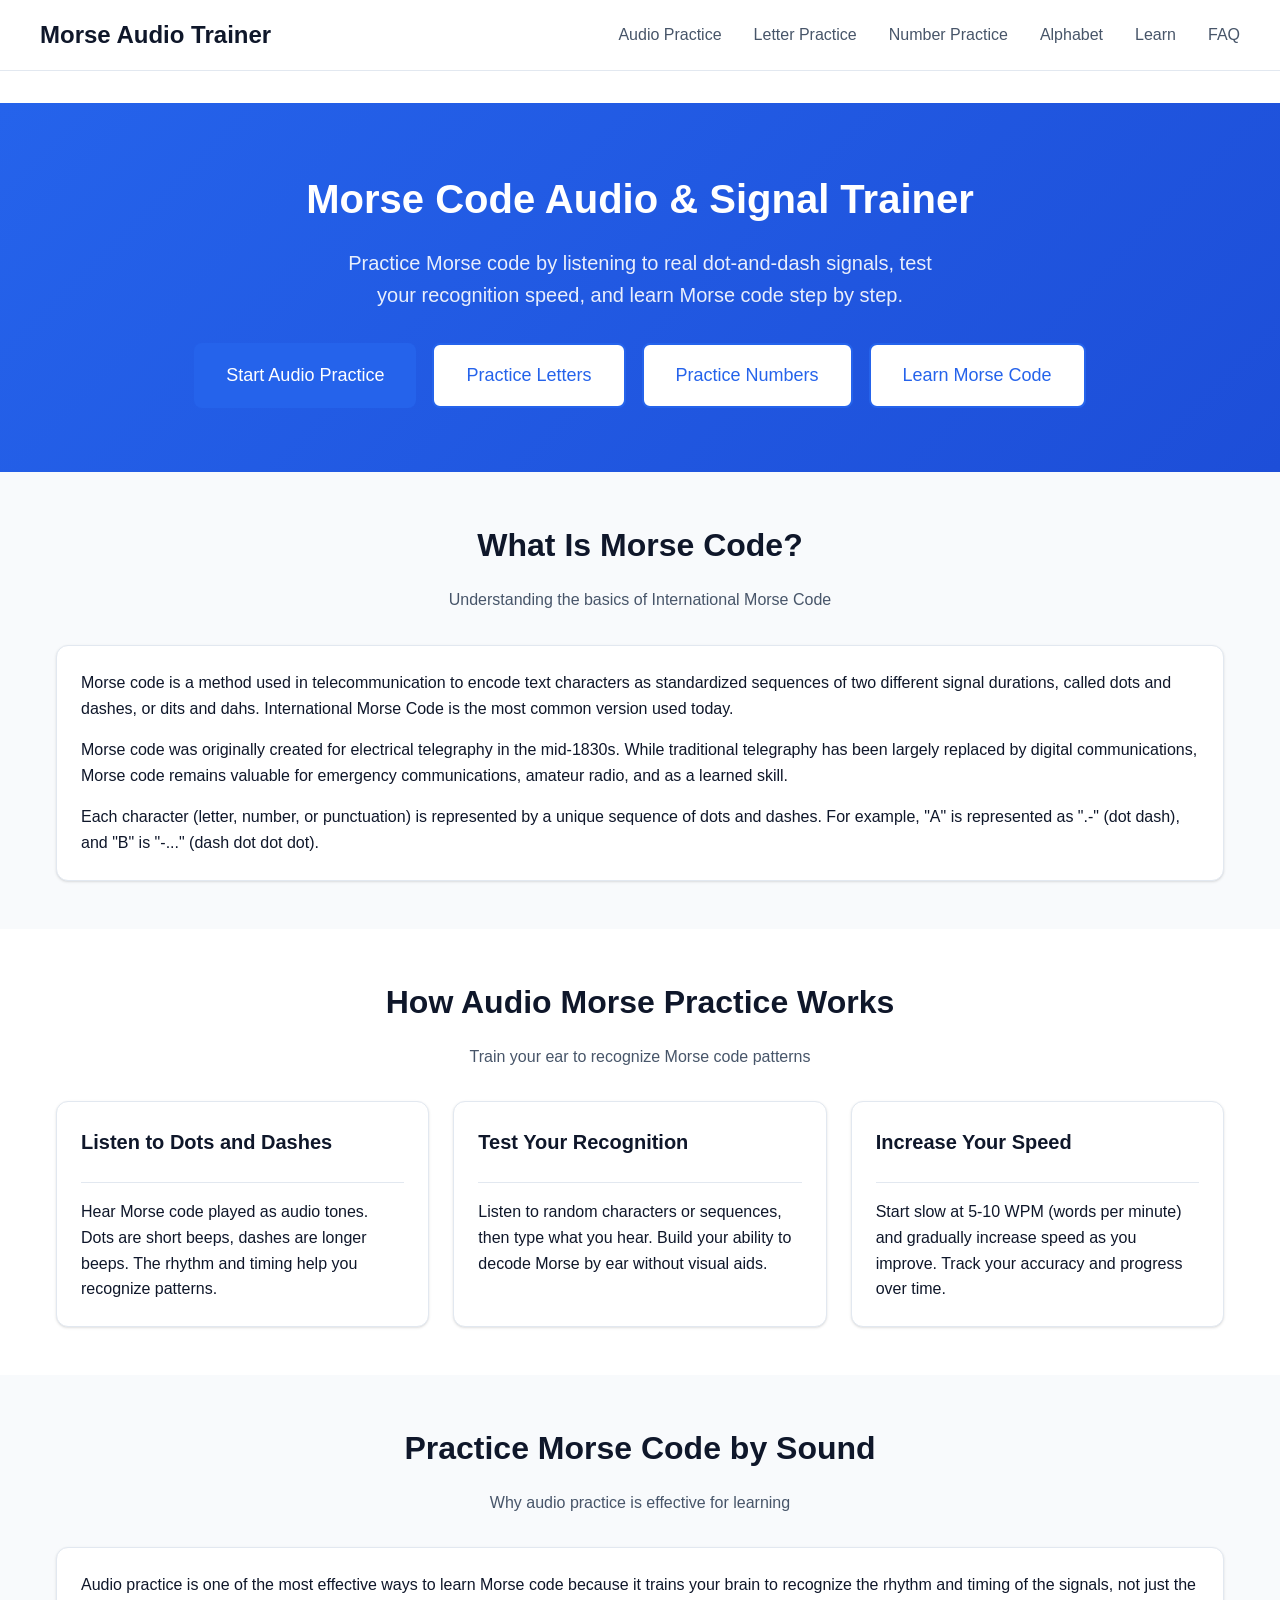
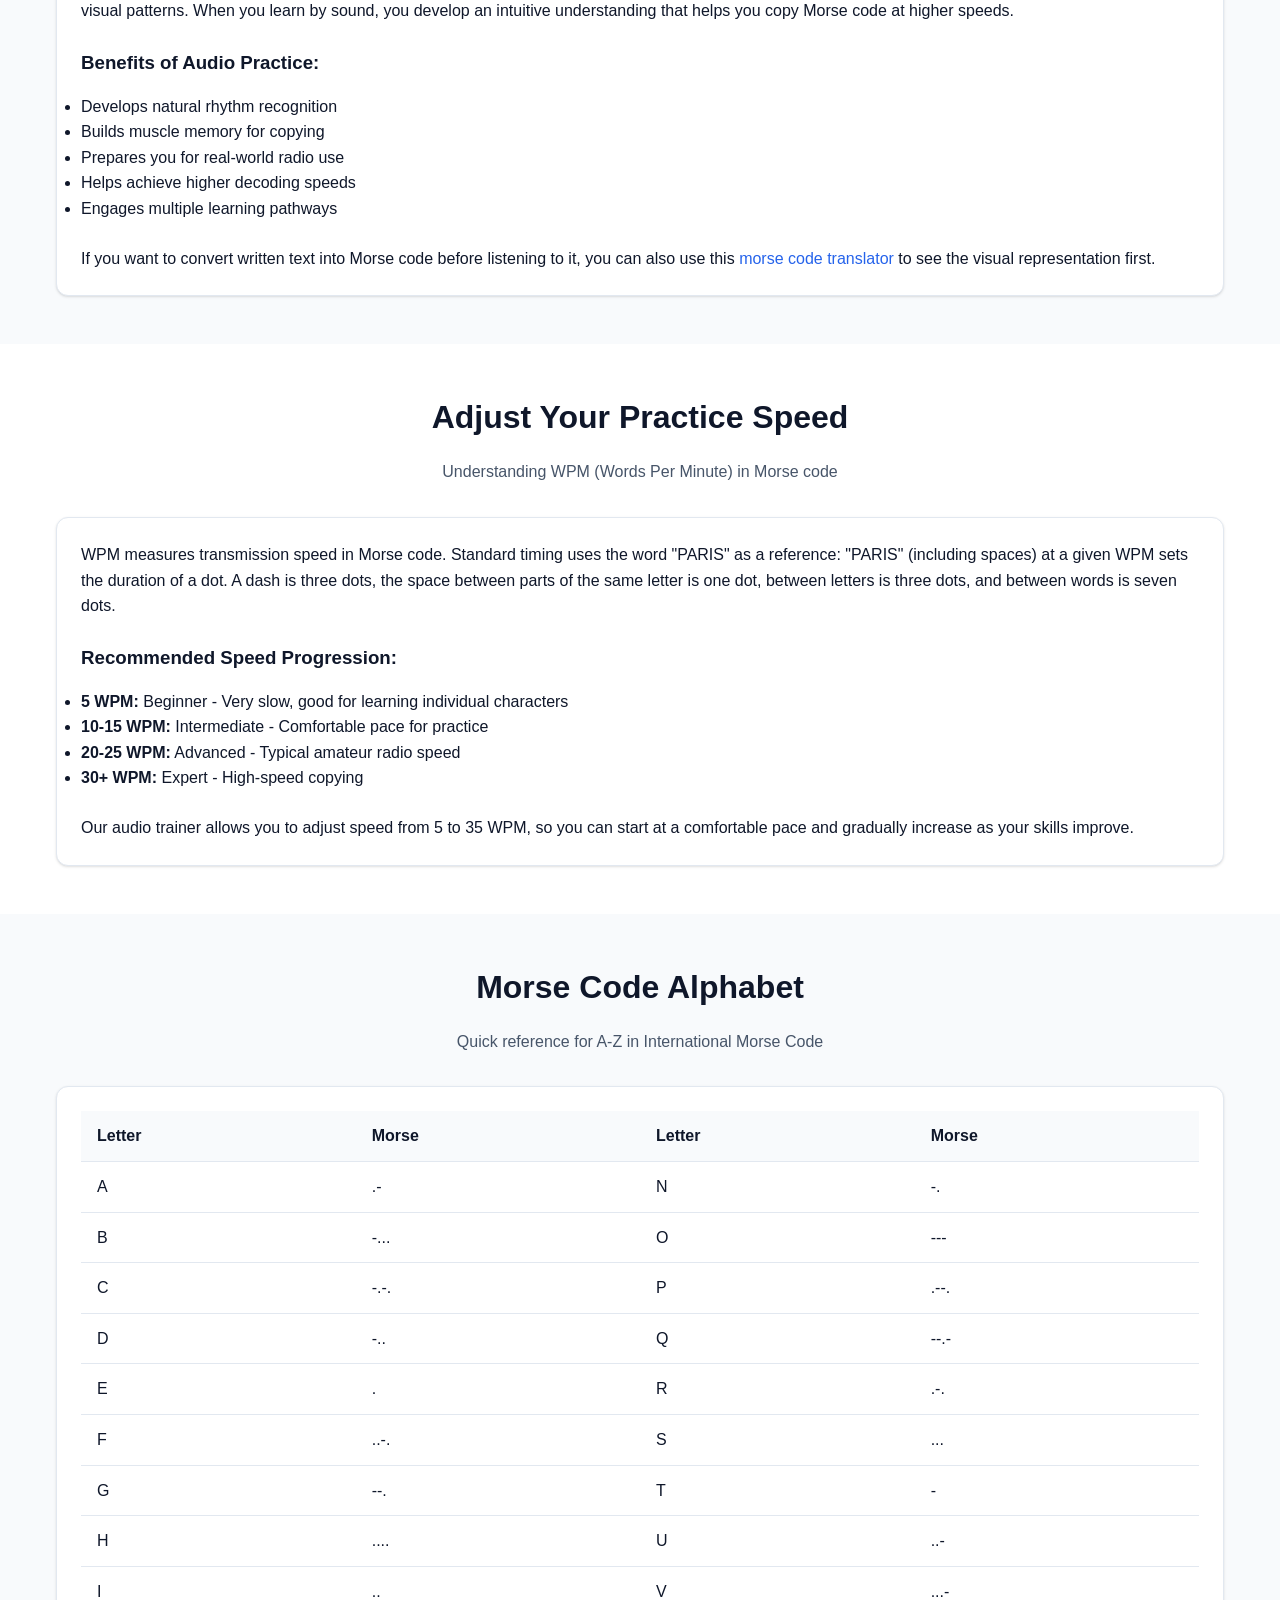
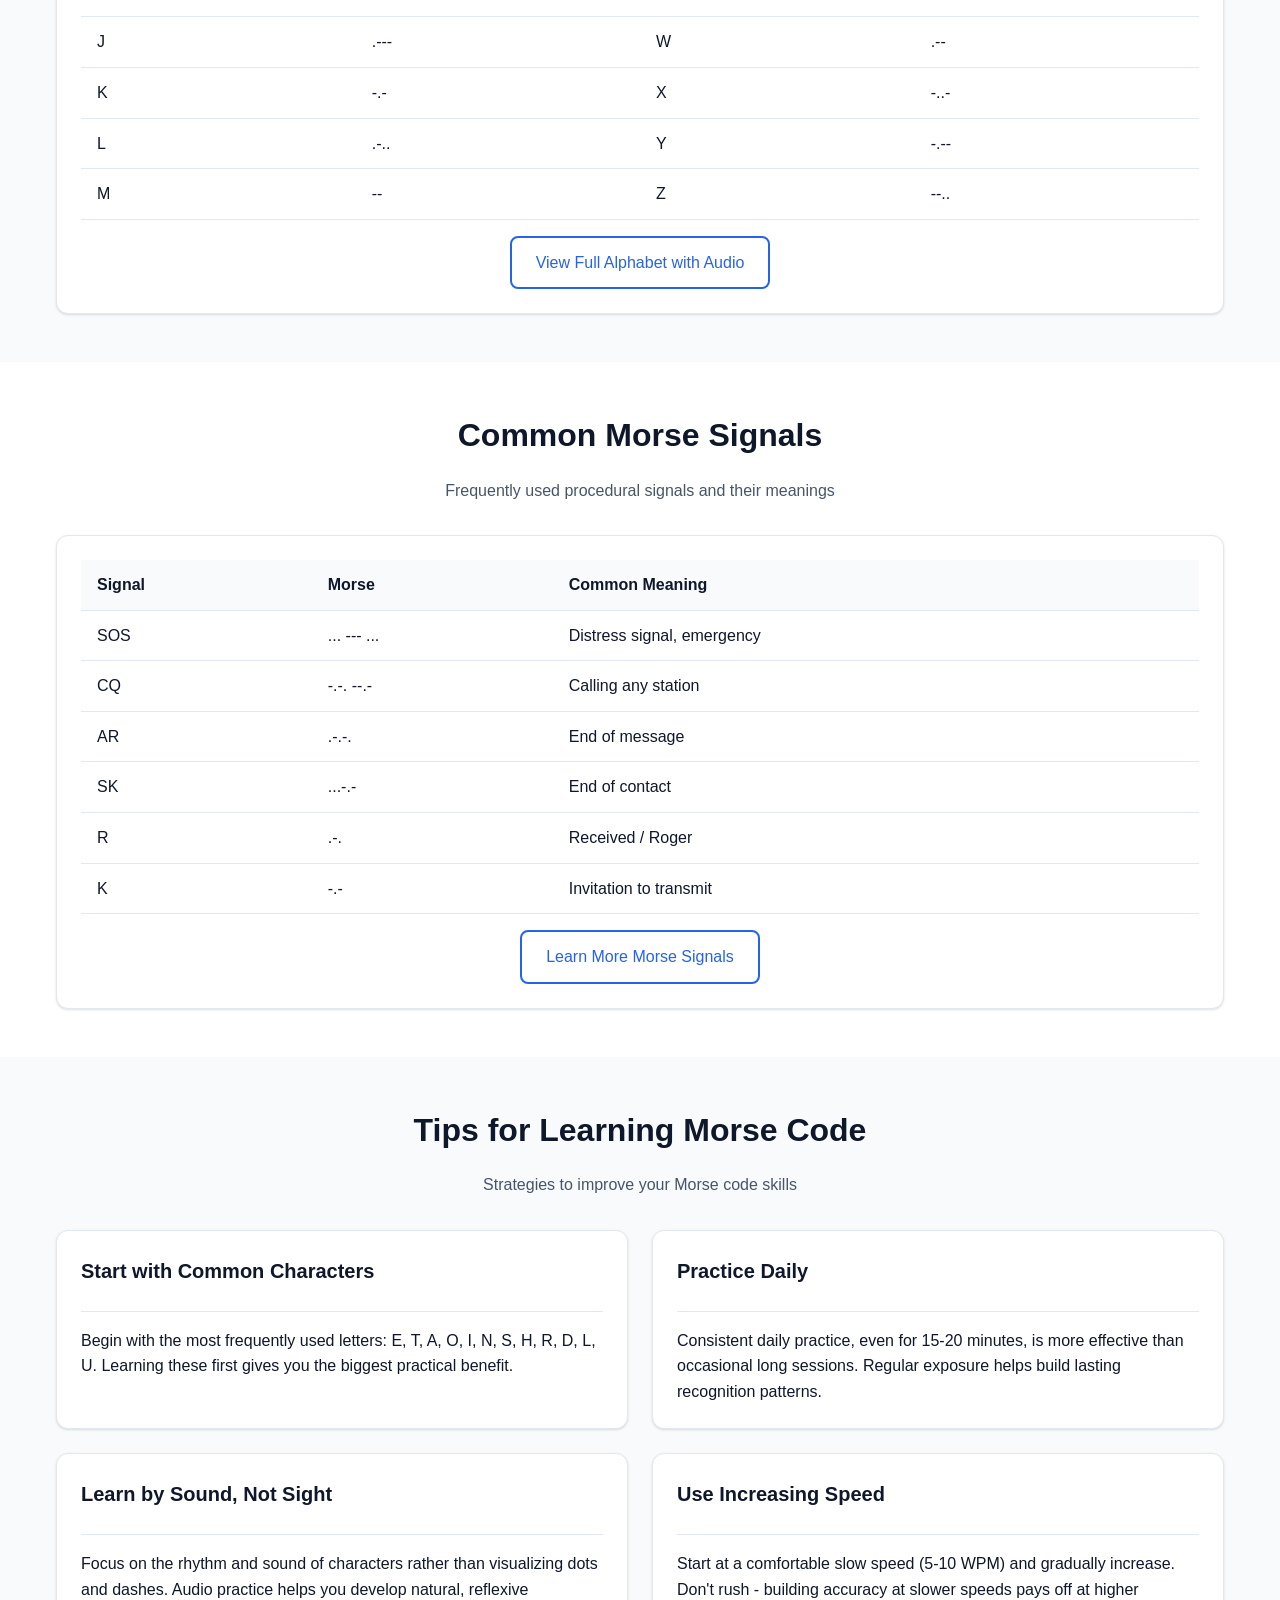
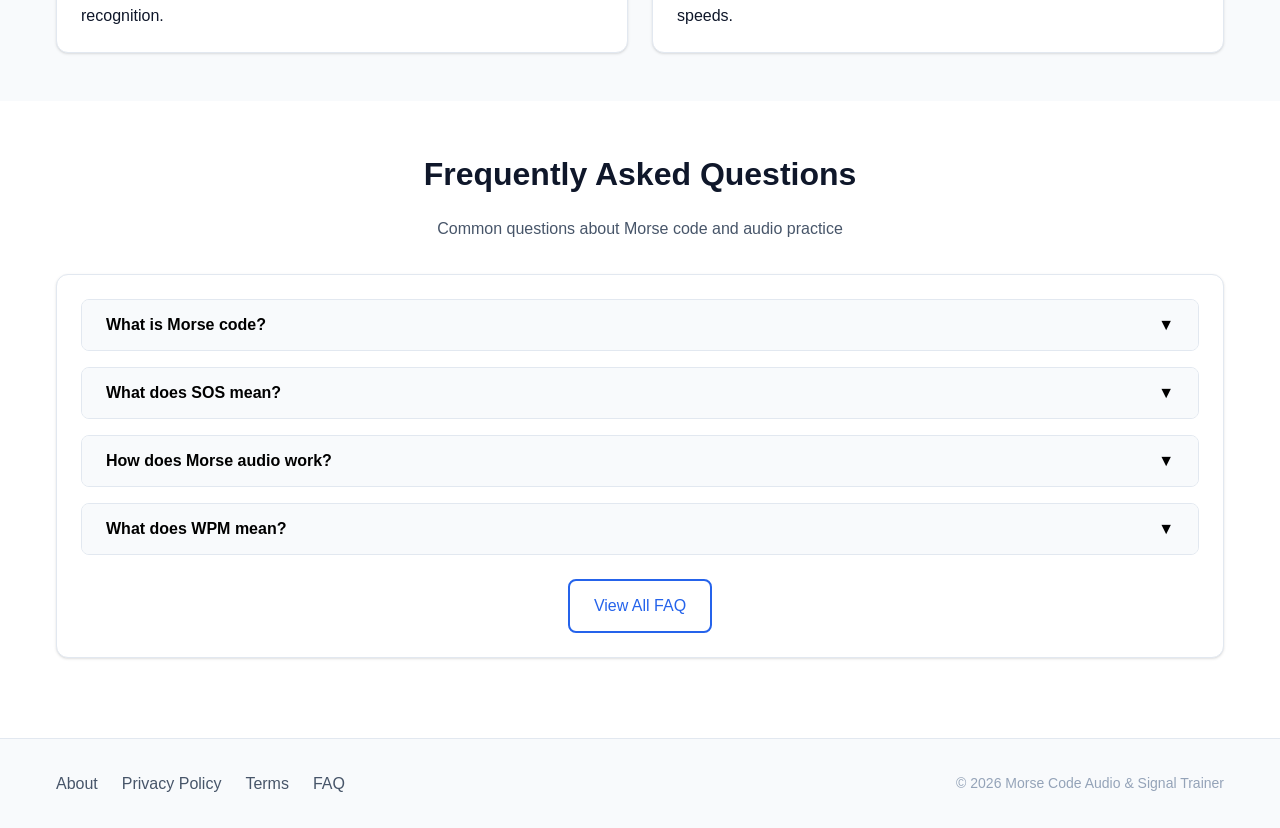
<file: index.html>
<!DOCTYPE html>
<html lang="en">
<head>
  <meta charset="UTF-8">
  <meta name="viewport" content="width=device-width, initial-scale=1.0">
  <title>Morse Code Audio & Signal Trainer - Practice Morse Code by Listening</title>
  <meta name="description" content="Practice Morse code by listening to real dot-and-dash signals, test your recognition speed, and learn Morse code step by step.">
  <link rel="canonical" href="https://pro-morse-code.mrohan000555-wq.deno.net/">
  <meta property="og:title" content="Morse Code Audio & Signal Trainer">
  <meta property="og:description" content="Practice Morse code by listening to real dot-and-dash signals. Test your recognition speed and learn Morse code step by step.">
  <meta property="og:type" content="website">
  <meta property="og:url" content="https://pro-morse-code.mrohan000555-wq.deno.net/">
  <meta name="twitter:card" content="summary_large_image">
  <meta name="twitter:title" content="Morse Code Audio & Signal Trainer">
  <meta name="twitter:description" content="Practice Morse code by listening to real dot-and-dash signals. Test your recognition speed and learn Morse code step by step.">
  <link rel="stylesheet" href="assets/css/style.css">
  <script type="application/ld+json">
  {
    "@context": "https://schema.org",
    "@type": "WebSite",
    "name": "Morse Code Audio & Signal Trainer",
    "url": "https://pro-morse-code.mrohan000555-wq.deno.net/",
    "description": "Practice Morse code by listening to real dot-and-dash signals, test your recognition speed, and learn Morse code step by step."
  }
  </script>
</head>
<body>
  <header>
    <div class="container header-inner">
      <a href="index.html" class="logo">Morse Audio Trainer</a>
      <button class="mobile-menu-toggle" aria-label="Toggle navigation">☰</button>
      <nav>
        <a href="audio-practice.html">Audio Practice</a>
        <a href="letter-practice.html">Letter Practice</a>
        <a href="number-practice.html">Number Practice</a>
        <a href="morse-code-alphabet.html">Alphabet</a>
        <a href="learn-morse-code.html">Learn</a>
        <a href="faq.html">FAQ</a>
      </nav>
    </div>
  </header>

  <main>
    <section class="hero">
      <div class="container">
        <h1>Morse Code Audio & Signal Trainer</h1>
        <p>Practice Morse code by listening to real dot-and-dash signals, test your recognition speed, and learn Morse code step by step.</p>
        <div class="hero-actions">
          <a href="audio-practice.html" class="btn btn-primary btn-lg">Start Audio Practice</a>
          <a href="letter-practice.html" class="btn btn-secondary btn-lg">Practice Letters</a>
          <a href="number-practice.html" class="btn btn-secondary btn-lg">Practice Numbers</a>
          <a href="learn-morse-code.html" class="btn btn-secondary btn-lg">Learn Morse Code</a>
        </div>
      </div>
    </section>

    <section>
      <div class="container">
        <h2 class="section-title">What Is Morse Code?</h2>
        <p class="section-subtitle">Understanding the basics of International Morse Code</p>
        
        <div class="card">
          <p>Morse code is a method used in telecommunication to encode text characters as standardized sequences of two different signal durations, called dots and dashes, or dits and dahs. International Morse Code is the most common version used today.</p>
          <p class="mt-2">Morse code was originally created for electrical telegraphy in the mid-1830s. While traditional telegraphy has been largely replaced by digital communications, Morse code remains valuable for emergency communications, amateur radio, and as a learned skill.</p>
          <p class="mt-2">Each character (letter, number, or punctuation) is represented by a unique sequence of dots and dashes. For example, "A" is represented as ".-" (dot dash), and "B" is "-..." (dash dot dot dot).</p>
        </div>
      </div>
    </section>

    <section>
      <div class="container">
        <h2 class="section-title">How Audio Morse Practice Works</h2>
        <p class="section-subtitle">Train your ear to recognize Morse code patterns</p>
        
        <div class="grid grid-3">
          <div class="card">
            <div class="card-header">
              <h3 class="card-title">Listen to Dots and Dashes</h3>
            </div>
            <p>Hear Morse code played as audio tones. Dots are short beeps, dashes are longer beeps. The rhythm and timing help you recognize patterns.</p>
          </div>
          
          <div class="card">
            <div class="card-header">
              <h3 class="card-title">Test Your Recognition</h3>
            </div>
            <p>Listen to random characters or sequences, then type what you hear. Build your ability to decode Morse by ear without visual aids.</p>
          </div>
          
          <div class="card">
            <div class="card-header">
              <h3 class="card-title">Increase Your Speed</h3>
            </div>
            <p>Start slow at 5-10 WPM (words per minute) and gradually increase speed as you improve. Track your accuracy and progress over time.</p>
          </div>
        </div>
      </div>
    </section>

    <section>
      <div class="container">
        <h2 class="section-title">Practice Morse Code by Sound</h2>
        <p class="section-subtitle">Why audio practice is effective for learning</p>
        
        <div class="card">
          <p>Audio practice is one of the most effective ways to learn Morse code because it trains your brain to recognize the rhythm and timing of the signals, not just the visual patterns. When you learn by sound, you develop an intuitive understanding that helps you copy Morse code at higher speeds.</p>
          
          <h3 class="mt-3">Benefits of Audio Practice:</h3>
          <ul class="mt-2">
            <li>Develops natural rhythm recognition</li>
            <li>Builds muscle memory for copying</li>
            <li>Prepares you for real-world radio use</li>
            <li>Helps achieve higher decoding speeds</li>
            <li>Engages multiple learning pathways</li>
          </ul>
          
          <p class="mt-3">If you want to convert written text into Morse code before listening to it, you can also use this <a href="https://morsecodetranslatr.io/">morse code translator</a> to see the visual representation first.</p>
        </div>
      </div>
    </section>

    <section>
      <div class="container">
        <h2 class="section-title">Adjust Your Practice Speed</h2>
        <p class="section-subtitle">Understanding WPM (Words Per Minute) in Morse code</p>
        
        <div class="card">
          <p>WPM measures transmission speed in Morse code. Standard timing uses the word "PARIS" as a reference: "PARIS" (including spaces) at a given WPM sets the duration of a dot. A dash is three dots, the space between parts of the same letter is one dot, between letters is three dots, and between words is seven dots.</p>
          
          <h3 class="mt-3">Recommended Speed Progression:</h3>
          <ul class="mt-2">
            <li><strong>5 WPM:</strong> Beginner - Very slow, good for learning individual characters</li>
            <li><strong>10-15 WPM:</strong> Intermediate - Comfortable pace for practice</li>
            <li><strong>20-25 WPM:</strong> Advanced - Typical amateur radio speed</li>
            <li><strong>30+ WPM:</strong> Expert - High-speed copying</li>
          </ul>
          
          <p class="mt-3">Our audio trainer allows you to adjust speed from 5 to 35 WPM, so you can start at a comfortable pace and gradually increase as your skills improve.</p>
        </div>
      </div>
    </section>

    <section>
      <div class="container">
        <h2 class="section-title">Morse Code Alphabet</h2>
        <p class="section-subtitle">Quick reference for A-Z in International Morse Code</p>
        
        <div class="card">
          <table>
            <thead>
              <tr>
                <th>Letter</th>
                <th>Morse</th>
                <th>Letter</th>
                <th>Morse</th>
              </tr>
            </thead>
            <tbody>
              <tr><td>A</td><td>.-</td><td>N</td><td>-.</td></tr>
              <tr><td>B</td><td>-...</td><td>O</td><td>---</td></tr>
              <tr><td>C</td><td>-.-.</td><td>P</td><td>.--.</td></tr>
              <tr><td>D</td><td>-..</td><td>Q</td><td>--.-</td></tr>
              <tr><td>E</td><td>.</td><td>R</td><td>.-.</td></tr>
              <tr><td>F</td><td>..-.</td><td>S</td><td>...</td></tr>
              <tr><td>G</td><td>--.</td><td>T</td><td>-</td></tr>
              <tr><td>H</td><td>....</td><td>U</td><td>..-</td></tr>
              <tr><td>I</td><td>..</td><td>V</td><td>...-</td></tr>
              <tr><td>J</td><td>.---</td><td>W</td><td>.--</td></tr>
              <tr><td>K</td><td>-.-</td><td>X</td><td>-..-</td></tr>
              <tr><td>L</td><td>.-..</td><td>Y</td><td>-.--</td></tr>
              <tr><td>M</td><td>--</td><td>Z</td><td>--..</td></tr>
            </tbody>
          </table>
          <p class="mt-2 text-center"><a href="morse-code-alphabet.html" class="btn btn-secondary">View Full Alphabet with Audio</a></p>
        </div>
      </div>
    </section>

    <section>
      <div class="container">
        <h2 class="section-title">Common Morse Signals</h2>
        <p class="section-subtitle">Frequently used procedural signals and their meanings</p>
        
        <div class="card">
          <table>
            <thead>
              <tr>
                <th>Signal</th>
                <th>Morse</th>
                <th>Common Meaning</th>
              </tr>
            </thead>
            <tbody>
              <tr><td>SOS</td><td>... --- ...</td><td>Distress signal, emergency</td></tr>
              <tr><td>CQ</td><td>-.-. --.-</td><td>Calling any station</td></tr>
              <tr><td>AR</td><td>.-.-.</td><td>End of message</td></tr>
              <tr><td>SK</td><td>...-.-</td><td>End of contact</td></tr>
              <tr><td>R</td><td>.-.</td><td>Received / Roger</td></tr>
              <tr><td>K</td><td>-.-</td><td>Invitation to transmit</td></tr>
            </tbody>
          </table>
          <p class="mt-2 text-center"><a href="morse-code-signals.html" class="btn btn-secondary">Learn More Morse Signals</a></p>
        </div>
      </div>
    </section>

    <section>
      <div class="container">
        <h2 class="section-title">Tips for Learning Morse Code</h2>
        <p class="section-subtitle">Strategies to improve your Morse code skills</p>
        
        <div class="grid grid-2">
          <div class="card">
            <div class="card-header">
              <h3 class="card-title">Start with Common Characters</h3>
            </div>
            <p>Begin with the most frequently used letters: E, T, A, O, I, N, S, H, R, D, L, U. Learning these first gives you the biggest practical benefit.</p>
          </div>
          
          <div class="card">
            <div class="card-header">
              <h3 class="card-title">Practice Daily</h3>
            </div>
            <p>Consistent daily practice, even for 15-20 minutes, is more effective than occasional long sessions. Regular exposure helps build lasting recognition patterns.</p>
          </div>
          
          <div class="card">
            <div class="card-header">
              <h3 class="card-title">Learn by Sound, Not Sight</h3>
            </div>
            <p>Focus on the rhythm and sound of characters rather than visualizing dots and dashes. Audio practice helps you develop natural, reflexive recognition.</p>
          </div>
          
          <div class="card">
            <div class="card-header">
              <h3 class="card-title">Use Increasing Speed</h3>
            </div>
            <p>Start at a comfortable slow speed (5-10 WPM) and gradually increase. Don't rush - building accuracy at slower speeds pays off at higher speeds.</p>
          </div>
        </div>
      </div>
    </section>

    <section>
      <div class="container">
        <h2 class="section-title">Frequently Asked Questions</h2>
        <p class="section-subtitle">Common questions about Morse code and audio practice</p>
        
        <div class="card">
          <div class="faq-item">
            <button class="faq-question">
              What is Morse code?
              <span class="faq-icon">▼</span>
            </button>
            <div class="faq-answer">
              <p>Morse code is a method of encoding text characters as sequences of dots and dashes. It was developed for telegraphy and is still used today in amateur radio, emergency communications, and as a learned skill. International Morse Code is the standard version used worldwide.</p>
            </div>
          </div>
          
          <div class="faq-item">
            <button class="faq-question">
              What does SOS mean?
              <span class="faq-icon">▼</span>
            </button>
            <div class="faq-answer">
              <p>SOS (... --- ...) is a distress signal used internationally to indicate emergency situations. It was chosen because it's easy to recognize, transmit, and remember. The letters don't stand for any specific words - the pattern itself is what matters.</p>
            </div>
          </div>
          
          <div class="faq-item">
            <button class="faq-question">
              How does Morse audio work?
              <span class="faq-icon">▼</span>
            </button>
            <div class="faq-answer">
              <p>Morse audio converts text into sequences of tones. A dot is a short tone, a dash is a tone three times as long. The timing between dots, dashes, letters, and words follows standardized ratios. This creates the characteristic rhythm of Morse code that operators learn to recognize.</p>
            </div>
          </div>
          
          <div class="faq-item">
            <button class="faq-question">
              What does WPM mean?
              <span class="faq-icon">▼</span>
            </button>
            <div class="faq-answer">
              <p>WPM stands for Words Per Minute, the standard measure of Morse code speed. It's based on how many times the word "PARIS" (with spaces) can be sent in one minute. Higher WPM means faster transmission. Beginners often start at 5-10 WPM, while experienced operators can copy 30+ WPM.</p>
            </div>
          </div>
          
          <p class="mt-3 text-center"><a href="faq.html" class="btn btn-secondary">View All FAQ</a></p>
        </div>
      </div>
    </section>
  </main>

  <footer>
    <div class="container footer-inner">
      <div class="footer-links">
        <a href="about.html">About</a>
        <a href="privacy-policy.html">Privacy Policy</a>
        <a href="terms.html">Terms</a>
        <a href="faq.html">FAQ</a>
      </div>
      <p class="footer-copyright">© 2026 Morse Code Audio & Signal Trainer</p>
    </div>
  </footer>

  <script src="assets/js/main.js"></script>
  <script>
    document.querySelectorAll('.faq-question').forEach(button => {
      button.addEventListener('click', function() {
        const answer = this.nextElementSibling;
        const isActive = this.classList.contains('active');
        
        document.querySelectorAll('.faq-question').forEach(b => b.classList.remove('active'));
        document.querySelectorAll('.faq-answer').forEach(a => a.classList.remove('active'));
        
        if (!isActive) {
          this.classList.add('active');
          answer.classList.add('active');
        }
      });
    });
  </script>
</body>
</html>
</file>
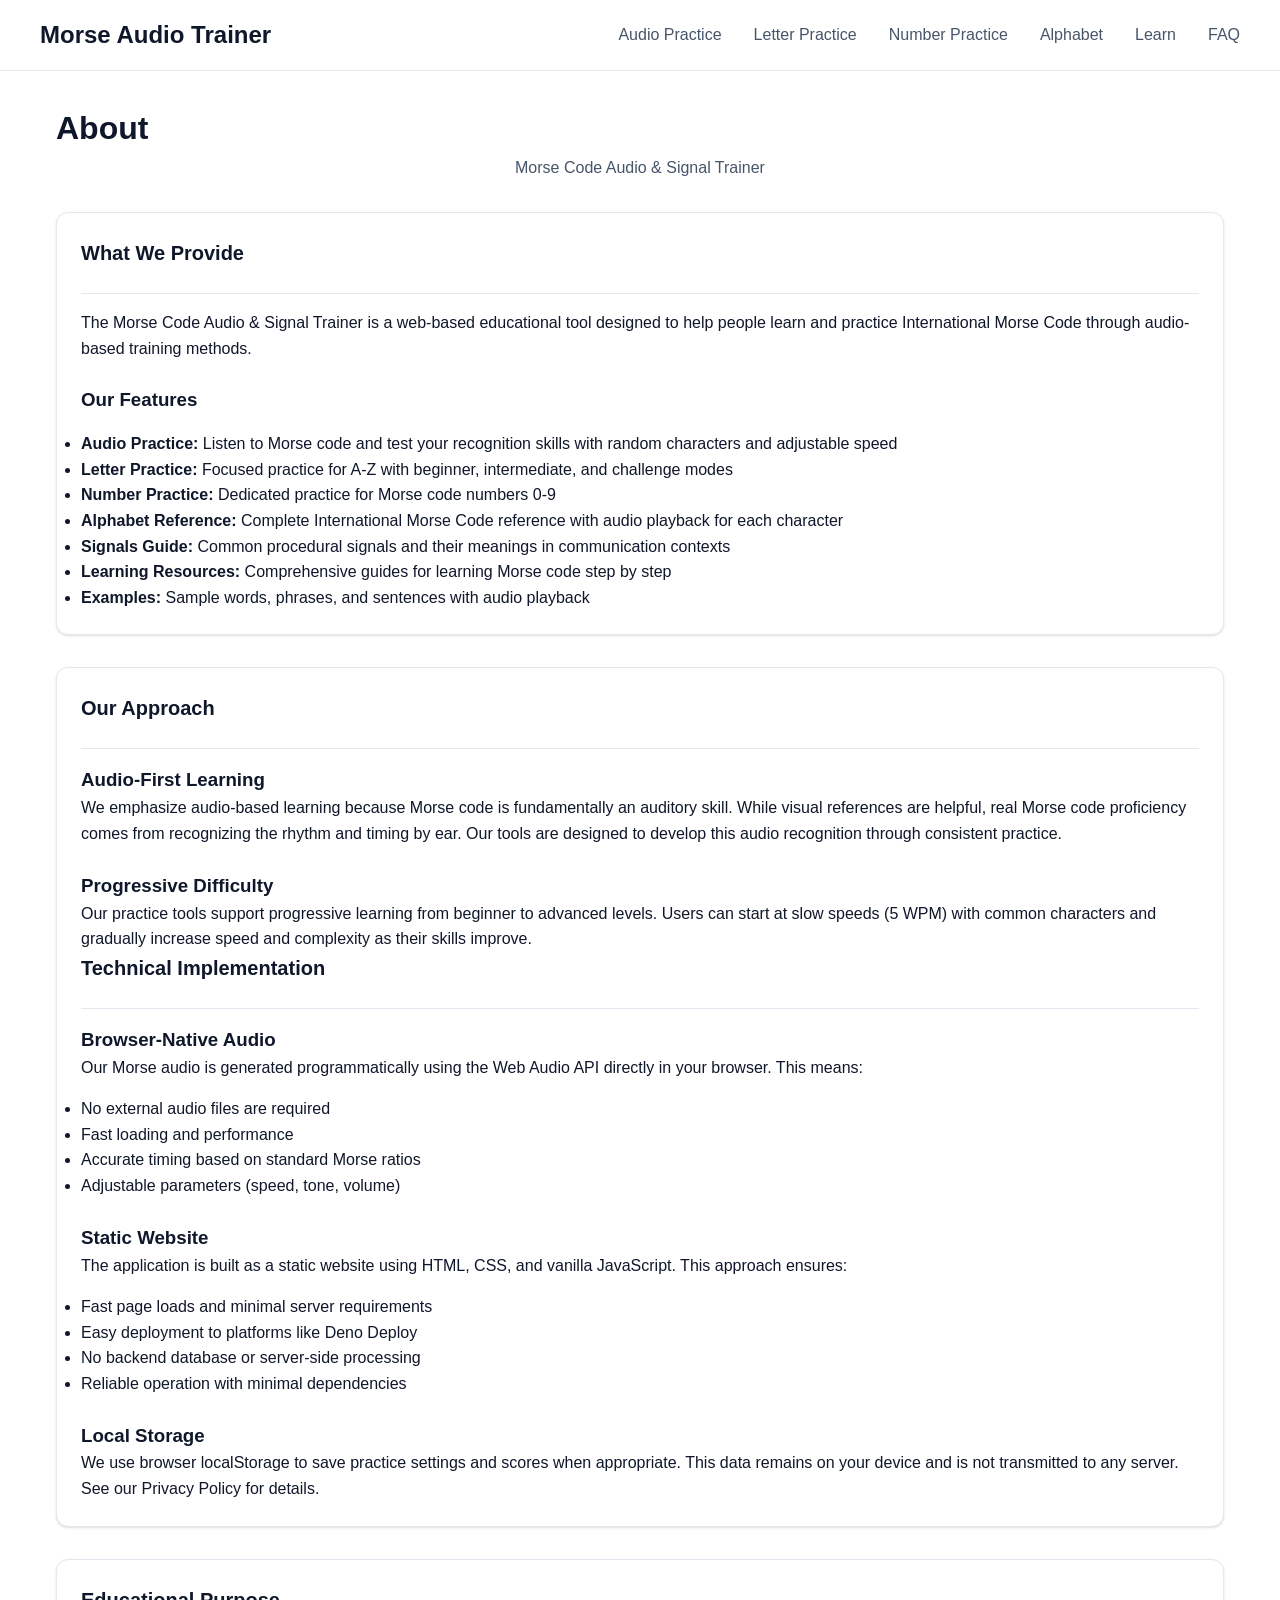
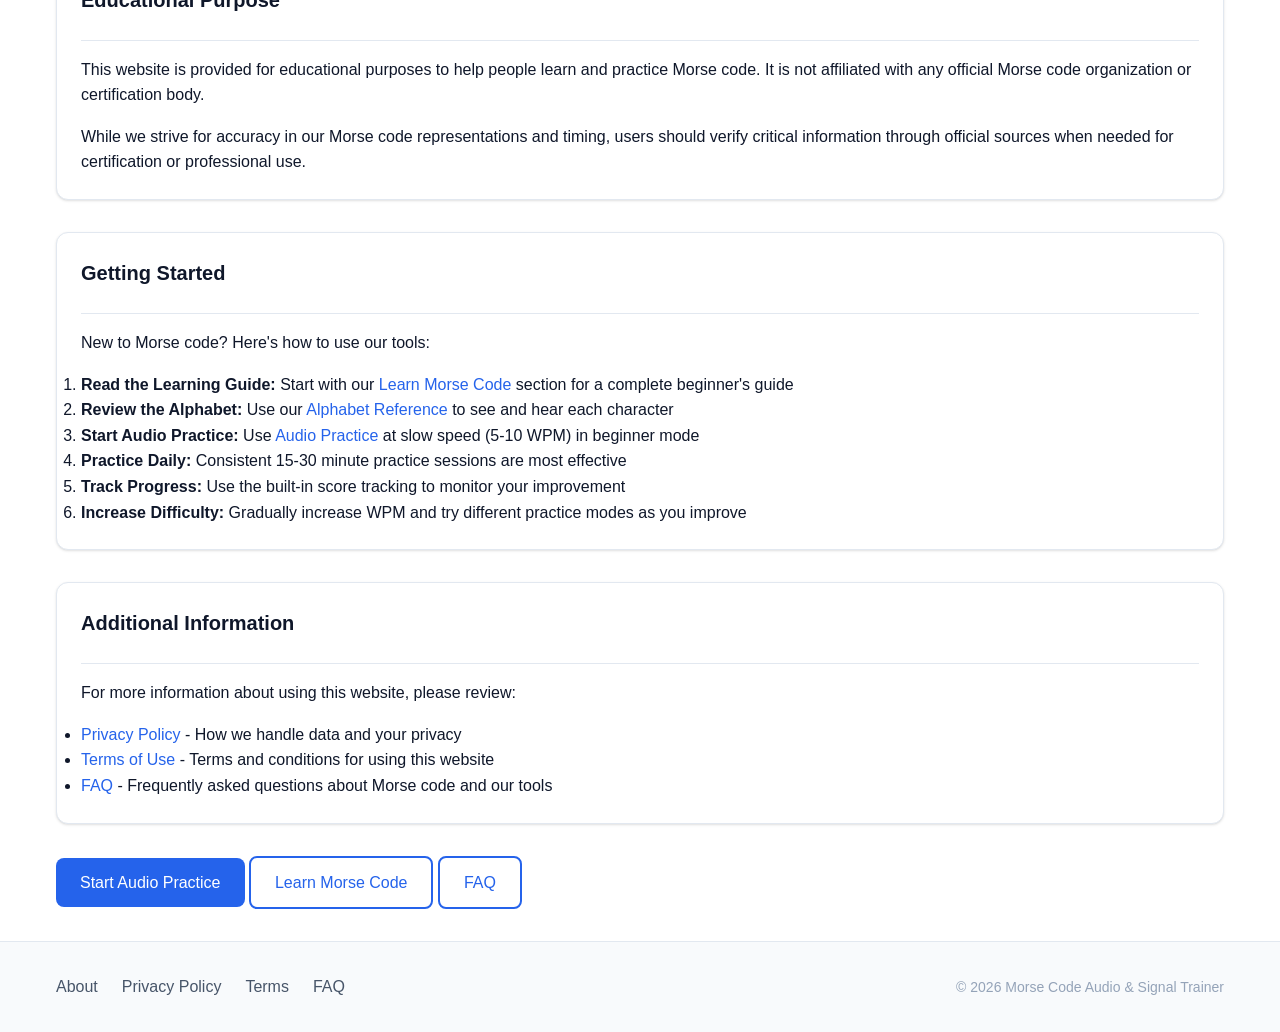
<file: about.html>
<!DOCTYPE html>
<html lang="en">
<head>
  <meta charset="UTF-8">
  <meta name="viewport" content="width=device-width, initial-scale=1.0">
  <title>About - Morse Code Audio & Signal Trainer</title>
  <meta name="description" content="About the Morse Code Audio & Signal Trainer. We provide Morse code learning resources, listening practice tools, audio training, and reference materials for learning International Morse Code.">
  <link rel="canonical" href="https://pro-morse-code.mrohan000555-wq.deno.net/about.html">
  <meta property="og:title" content="About - Morse Code Audio & Signal Trainer">
  <meta property="og:description" content="About the Morse Code Audio & Signal Trainer. We provide Morse code learning resources, listening practice tools, audio training, and reference materials for learning International Morse Code.">
  <meta property="og:type" content="website">
  <meta property="og:url" content="https://pro-morse-code.mrohan000555-wq.deno.net/about.html">
  <link rel="stylesheet" href="assets/css/style.css">
  <script type="application/ld+json">
  {
    "@context": "https://schema.org",
    "@type": "WebPage",
    "name": "About",
    "description": "About the Morse Code Audio & Signal Trainer. We provide Morse code learning resources, listening practice tools, audio training, and reference materials for learning International Morse Code.",
    "url": "https://pro-morse-code.mrohan000555-wq.deno.net/about.html",
    "isPartOf": {
      "@type": "WebSite",
      "name": "Morse Code Audio & Signal Trainer",
      "url": "https://pro-morse-code.mrohan000555-wq.deno.net/"
    }
  }
  </script>
</head>
<body>
  <header>
    <div class="container header-inner">
      <a href="index.html" class="logo">Morse Audio Trainer</a>
      <button class="mobile-menu-toggle" aria-label="Toggle navigation">☰</button>
      <nav>
        <a href="audio-practice.html">Audio Practice</a>
        <a href="letter-practice.html">Letter Practice</a>
        <a href="number-practice.html">Number Practice</a>
        <a href="morse-code-alphabet.html">Alphabet</a>
        <a href="learn-morse-code.html">Learn</a>
        <a href="faq.html">FAQ</a>
      </nav>
    </div>
  </header>

  <main>
    <div class="container">
      <h1>About</h1>
      <p class="section-subtitle">Morse Code Audio & Signal Trainer</p>

      <div class="card mt-4">
        <div class="card-header">
          <h2 class="card-title">What We Provide</h2>
        </div>
        
        <p>The Morse Code Audio & Signal Trainer is a web-based educational tool designed to help people learn and practice International Morse Code through audio-based training methods.</p>
        
        <h3 class="mt-3">Our Features</h3>
        <ul class="mt-2">
          <li><strong>Audio Practice:</strong> Listen to Morse code and test your recognition skills with random characters and adjustable speed</li>
          <li><strong>Letter Practice:</strong> Focused practice for A-Z with beginner, intermediate, and challenge modes</li>
          <li><strong>Number Practice:</strong> Dedicated practice for Morse code numbers 0-9</li>
          <li><strong>Alphabet Reference:</strong> Complete International Morse Code reference with audio playback for each character</li>
          <li><strong>Signals Guide:</strong> Common procedural signals and their meanings in communication contexts</li>
          <li><strong>Learning Resources:</strong> Comprehensive guides for learning Morse code step by step</li>
          <li><strong>Examples:</strong> Sample words, phrases, and sentences with audio playback</li>
        </ul>
      </div>

      <div class="card mt-4">
        <div class="card-header">
          <h2 class="card-title">Our Approach</h2>
        </div>
        
        <h3>Audio-First Learning</h3>
        <p>We emphasize audio-based learning because Morse code is fundamentally an auditory skill. While visual references are helpful, real Morse code proficiency comes from recognizing the rhythm and timing by ear. Our tools are designed to develop this audio recognition through consistent practice.</p>
        
        <h3 class="mt-3">Progressive Difficulty</h3>
        <p>Our practice tools support progressive learning from beginner to advanced levels. Users can start at slow speeds (5 WPM) with common characters and gradually increase speed and complexity as their skills improve.</p>
        
        <h3 class="mt-3>Accessible Design</h3>
        <p>The website is designed to be accessible and works on desktop, tablet, and mobile devices. All audio controls and practice interfaces are keyboard-accessible and follow web accessibility best practices.</p>
      </div>

      <div class="card mt-4">
        <div class="card-header">
          <h2 class="card-title">Technical Implementation</h2>
        </div>
        
        <h3>Browser-Native Audio</h3>
        <p>Our Morse audio is generated programmatically using the Web Audio API directly in your browser. This means:</p>
        <ul class="mt-2">
          <li>No external audio files are required</li>
          <li>Fast loading and performance</li>
          <li>Accurate timing based on standard Morse ratios</li>
          <li>Adjustable parameters (speed, tone, volume)</li>
        </ul>
        
        <h3 class="mt-3">Static Website</h3>
        <p>The application is built as a static website using HTML, CSS, and vanilla JavaScript. This approach ensures:</p>
        <ul class="mt-2">
          <li>Fast page loads and minimal server requirements</li>
          <li>Easy deployment to platforms like Deno Deploy</li>
          <li>No backend database or server-side processing</li>
          <li>Reliable operation with minimal dependencies</li>
        </ul>
        
        <h3 class="mt-3">Local Storage</h3>
        <p>We use browser localStorage to save practice settings and scores when appropriate. This data remains on your device and is not transmitted to any server. See our Privacy Policy for details.</p>
      </div>

      <div class="card mt-4">
        <div class="card-header">
          <h2 class="card-title">Educational Purpose</h2>
        </div>
        
        <p>This website is provided for educational purposes to help people learn and practice Morse code. It is not affiliated with any official Morse code organization or certification body.</p>
        
        <p class="mt-2">While we strive for accuracy in our Morse code representations and timing, users should verify critical information through official sources when needed for certification or professional use.</p>
      </div>

      <div class="card mt-4">
        <div class="card-header">
          <h2 class="card-title">Getting Started</h2>
        </div>
        
        <p>New to Morse code? Here's how to use our tools:</p>
        
        <ol class="mt-2">
          <li><strong>Read the Learning Guide:</strong> Start with our <a href="learn-morse-code.html">Learn Morse Code</a> section for a complete beginner's guide</li>
          <li><strong>Review the Alphabet:</strong> Use our <a href="morse-code-alphabet.html">Alphabet Reference</a> to see and hear each character</li>
          <li><strong>Start Audio Practice:</strong> Use <a href="audio-practice.html">Audio Practice</a> at slow speed (5-10 WPM) in beginner mode</li>
          <li><strong>Practice Daily:</strong> Consistent 15-30 minute practice sessions are most effective</li>
          <li><strong>Track Progress:</strong> Use the built-in score tracking to monitor your improvement</li>
          <li><strong>Increase Difficulty:</strong> Gradually increase WPM and try different practice modes as you improve</li>
        </ol>
      </div>

      <div class="card mt-4">
        <div class="card-header">
          <h2 class="card-title">Additional Information</h2>
        </div>
        
        <p>For more information about using this website, please review:</p>
        
        <ul class="mt-2">
          <li><a href="privacy-policy.html">Privacy Policy</a> - How we handle data and your privacy</li>
          <li><a href="terms.html">Terms of Use</a> - Terms and conditions for using this website</li>
          <li><a href="faq.html">FAQ</a> - Frequently asked questions about Morse code and our tools</li>
        </ul>
      </div>

      <div class="mt-4">
        <a href="audio-practice.html" class="btn btn-primary">Start Audio Practice</a>
        <a href="learn-morse-code.html" class="btn btn-secondary">Learn Morse Code</a>
        <a href="faq.html" class="btn btn-secondary">FAQ</a>
      </div>
    </div>
  </main>

  <footer>
    <div class="container footer-inner">
      <div class="footer-links">
        <a href="about.html">About</a>
        <a href="privacy-policy.html">Privacy Policy</a>
        <a href="terms.html">Terms</a>
        <a href="faq.html">FAQ</a>
      </div>
      <p class="footer-copyright">© 2026 Morse Code Audio & Signal Trainer</p>
    </div>
  </footer>

  <script src="assets/js/main.js"></script>
</body>
</html>
</file>
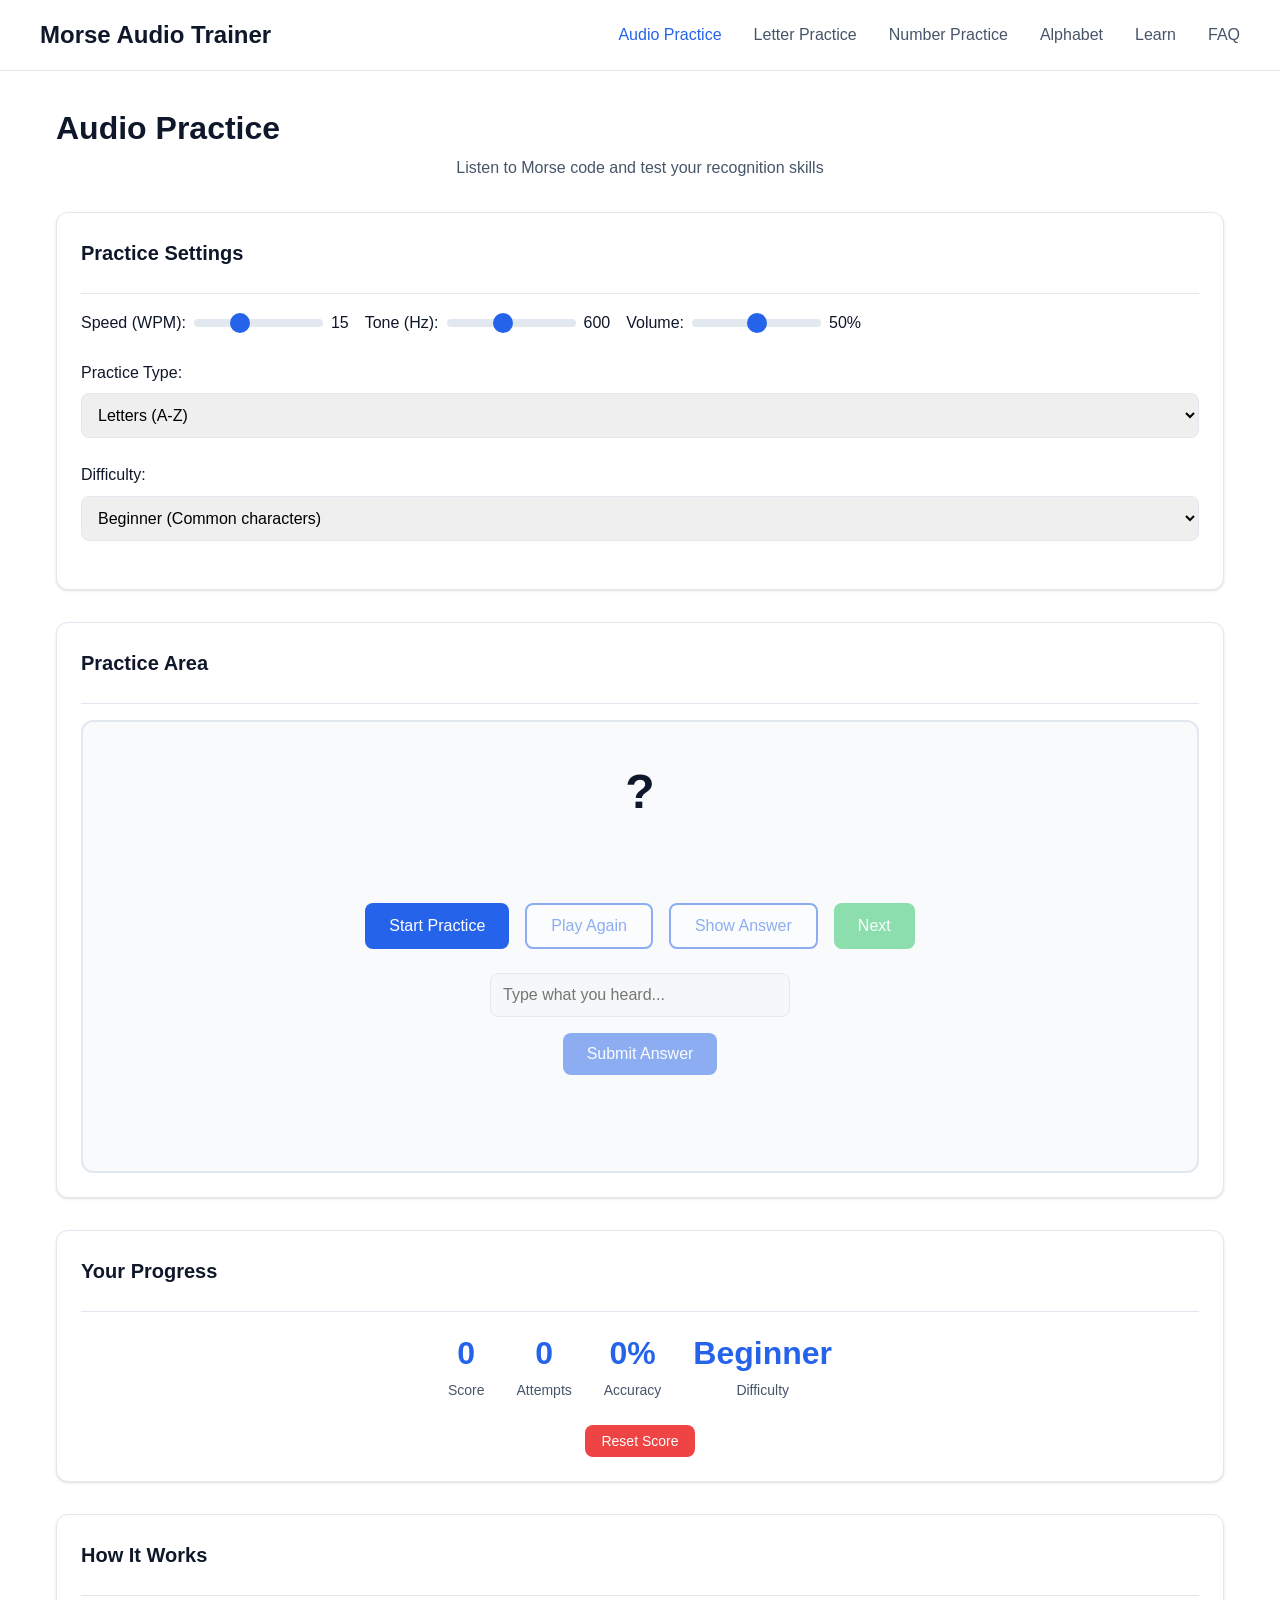
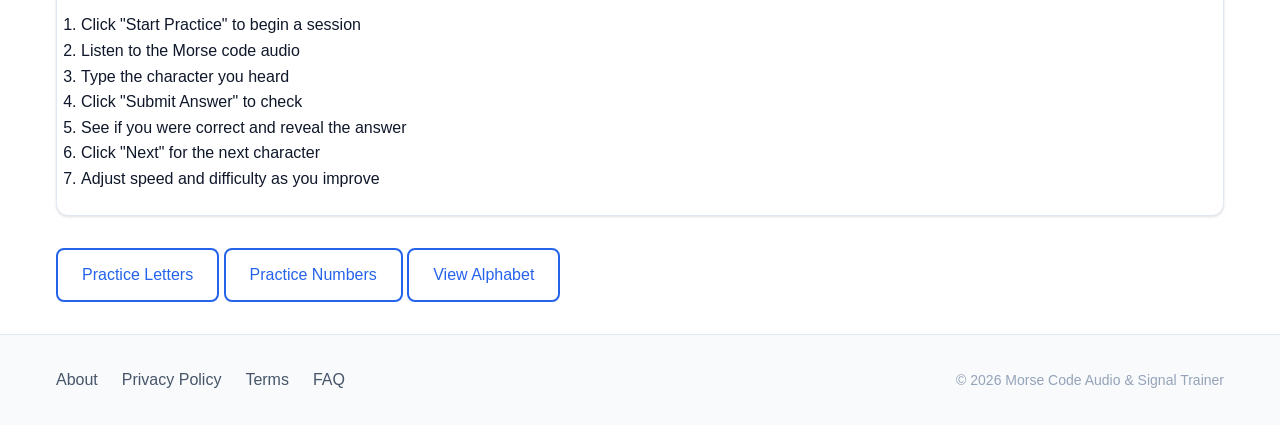
<file: audio-practice.html>
<!DOCTYPE html>
<html lang="en">
<head>
  <meta charset="UTF-8">
  <meta name="viewport" content="width=device-width, initial-scale=1.0">
  <title>Audio Practice - Morse Code Audio & Signal Trainer</title>
  <meta name="description" content="Practice Morse code by listening to audio signals. Test your recognition skills with random characters, adjustable speed, and score tracking.">
  <link rel="canonical" href="https://pro-morse-code.mrohan000555-wq.deno.net/audio-practice.html">
  <meta property="og:title" content="Audio Practice - Morse Code Audio & Signal Trainer">
  <meta property="og:description" content="Practice Morse code by listening to audio signals. Test your recognition skills with random characters, adjustable speed, and score tracking.">
  <meta property="og:type" content="website">
  <meta property="og:url" content="https://pro-morse-code.mrohan000555-wq.deno.net/audio-practice.html">
  <link rel="stylesheet" href="assets/css/style.css">
  <script type="application/ld+json">
  {
    "@context": "https://schema.org",
    "@type": "WebPage",
    "name": "Audio Practice",
    "description": "Practice Morse code by listening to audio signals. Test your recognition skills with random characters, adjustable speed, and score tracking.",
    "url": "https://pro-morse-code.mrohan000555-wq.deno.net/audio-practice.html",
    "isPartOf": {
      "@type": "WebSite",
      "name": "Morse Code Audio & Signal Trainer",
      "url": "https://pro-morse-code.mrohan000555-wq.deno.net/"
    }
  }
  </script>
</head>
<body>
  <header>
    <div class="container header-inner">
      <a href="index.html" class="logo">Morse Audio Trainer</a>
      <button class="mobile-menu-toggle" aria-label="Toggle navigation">☰</button>
      <nav>
        <a href="audio-practice.html">Audio Practice</a>
        <a href="letter-practice.html">Letter Practice</a>
        <a href="number-practice.html">Number Practice</a>
        <a href="morse-code-alphabet.html">Alphabet</a>
        <a href="learn-morse-code.html">Learn</a>
        <a href="faq.html">FAQ</a>
      </nav>
    </div>
  </header>

  <main>
    <div class="container">
      <h1>Audio Practice</h1>
      <p class="section-subtitle">Listen to Morse code and test your recognition skills</p>

      <div class="card mt-4">
        <div class="card-header">
          <h2 class="card-title">Practice Settings</h2>
        </div>
        
        <div class="audio-controls">
          <div class="audio-control-group">
            <label for="wpm">Speed (WPM):</label>
            <input type="range" id="wpm" min="5" max="35" value="15" step="5">
            <span id="wpm-value">15</span>
          </div>
          
          <div class="audio-control-group">
            <label for="frequency">Tone (Hz):</label>
            <input type="range" id="frequency" min="300" max="1000" value="600" step="50">
            <span id="frequency-value">600</span>
          </div>
          
          <div class="audio-control-group">
            <label for="volume">Volume:</label>
            <input type="range" id="volume" min="0" max="100" value="50" step="5">
            <span id="volume-value">50%</span>
          </div>
        </div>

        <div class="form-group">
          <label for="practice-type">Practice Type:</label>
          <select id="practice-type">
            <option value="letters">Letters (A-Z)</option>
            <option value="numbers">Numbers (0-9)</option>
            <option value="mixed">Mixed (Letters & Numbers)</option>
          </select>
        </div>

        <div class="form-group">
          <label for="difficulty">Difficulty:</label>
          <select id="difficulty">
            <option value="beginner">Beginner (Common characters)</option>
            <option value="intermediate">Intermediate (All characters)</option>
            <option value="challenge">Challenge (Random at higher speed)</option>
          </select>
        </div>
      </div>

      <div class="card mt-4">
        <div class="card-header">
          <h2 class="card-title">Practice Area</h2>
        </div>

        <div class="practice-area">
          <div class="practice-display" id="practice-display">?</div>
          <div class="practice-morse" id="practice-morse"></div>
          
          <div class="practice-controls">
            <button id="start-btn" class="btn btn-primary">Start Practice</button>
            <button id="play-again-btn" class="btn btn-secondary" disabled>Play Again</button>
            <button id="show-answer-btn" class="btn btn-secondary" disabled>Show Answer</button>
            <button id="next-btn" class="btn btn-success" disabled>Next</button>
          </div>

          <div class="practice-input">
            <input type="text" id="answer-input" placeholder="Type what you heard..." maxlength="1" disabled>
            <button id="submit-btn" class="btn btn-primary mt-2" disabled>Submit Answer</button>
          </div>

          <div class="practice-feedback" id="practice-feedback"></div>
        </div>
      </div>

      <div class="card mt-4">
        <div class="card-header">
          <h2 class="card-title">Your Progress</h2>
        </div>

        <div class="practice-stats">
          <div class="stat-item">
            <div class="stat-value" id="score">0</div>
            <div class="stat-label">Score</div>
          </div>
          <div class="stat-item">
            <div class="stat-value" id="attempts">0</div>
            <div class="stat-label">Attempts</div>
          </div>
          <div class="stat-item">
            <div class="stat-value" id="accuracy">0%</div>
            <div class="stat-label">Accuracy</div>
          </div>
          <div class="stat-item">
            <div class="stat-value" id="difficulty-display">Beginner</div>
            <div class="stat-label">Difficulty</div>
          </div>
        </div>

        <div class="text-center mt-3">
          <button id="reset-score-btn" class="btn btn-error btn-sm">Reset Score</button>
        </div>
      </div>

      <div class="card mt-4">
        <div class="card-header">
          <h2 class="card-title">How It Works</h2>
        </div>
        <ol>
          <li>Click "Start Practice" to begin a session</li>
          <li>Listen to the Morse code audio</li>
          <li>Type the character you heard</li>
          <li>Click "Submit Answer" to check</li>
          <li>See if you were correct and reveal the answer</li>
          <li>Click "Next" for the next character</li>
          <li>Adjust speed and difficulty as you improve</li>
        </ol>
      </div>

      <div class="mt-4">
        <a href="letter-practice.html" class="btn btn-secondary">Practice Letters</a>
        <a href="number-practice.html" class="btn btn-secondary">Practice Numbers</a>
        <a href="morse-code-alphabet.html" class="btn btn-secondary">View Alphabet</a>
      </div>
    </div>
  </main>

  <footer>
    <div class="container footer-inner">
      <div class="footer-links">
        <a href="about.html">About</a>
        <a href="privacy-policy.html">Privacy Policy</a>
        <a href="terms.html">Terms</a>
        <a href="faq.html">FAQ</a>
      </div>
      <p class="footer-copyright">© 2026 Morse Code Audio & Signal Trainer</p>
    </div>
  </footer>

  <script src="assets/js/audio.js"></script>
  <script src="assets/js/practice.js"></script>
  <script src="assets/js/main.js"></script>
  <script>
    document.addEventListener('DOMContentLoaded', function() {
      const audio = new MorseAudio();
      const session = new AudioPracticeSession(audio);
      
      const wpmSlider = document.getElementById('wpm');
      const wpmValue = document.getElementById('wpm-value');
      const frequencySlider = document.getElementById('frequency');
      const frequencyValue = document.getElementById('frequency-value');
      const volumeSlider = document.getElementById('volume');
      const volumeValue = document.getElementById('volume-value');
      const practiceTypeSelect = document.getElementById('practice-type');
      const difficultySelect = document.getElementById('difficulty');
      
      const startBtn = document.getElementById('start-btn');
      const playAgainBtn = document.getElementById('play-again-btn');
      const showAnswerBtn = document.getElementById('show-answer-btn');
      const nextBtn = document.getElementById('next-btn');
      const submitBtn = document.getElementById('submit-btn');
      const resetScoreBtn = document.getElementById('reset-score-btn');
      
      const answerInput = document.getElementById('answer-input');
      const practiceDisplay = document.getElementById('practice-display');
      const practiceMorse = document.getElementById('practice-morse');
      const practiceFeedback = document.getElementById('practice-feedback');
      
      let isPracticeActive = false;

      wpmSlider.addEventListener('input', function() {
        const wpm = parseInt(this.value);
        wpmValue.textContent = wpm;
        audio.setWPM(wpm);
      });

      frequencySlider.addEventListener('input', function() {
        const freq = parseInt(this.value);
        frequencyValue.textContent = freq;
        audio.setFrequency(freq);
      });

      volumeSlider.addEventListener('input', function() {
        const vol = parseInt(this.value) / 100;
        volumeValue.textContent = this.value + '%';
        audio.setVolume(vol);
      });

      practiceTypeSelect.addEventListener('change', function() {
        session.setPracticeType(this.value);
      });

      difficultySelect.addEventListener('change', function() {
        session.setDifficulty(this.value);
      });

      startBtn.addEventListener('click', function() {
        audio.setWPM(parseInt(wpmSlider.value));
        audio.setFrequency(parseInt(frequencySlider.value));
        audio.setVolume(parseInt(volumeSlider.value) / 100);
        
        session.setPracticeType(practiceTypeSelect.value);
        session.setDifficulty(difficultySelect.value);
        
        session.start();
        isPracticeActive = true;
        
        practiceDisplay.textContent = '?';
        practiceMorse.textContent = '';
        practiceFeedback.textContent = '';
        practiceFeedback.className = 'practice-feedback';
        
        startBtn.disabled = true;
        playAgainBtn.disabled = false;
        showAnswerBtn.disabled = false;
        nextBtn.disabled = false;
        submitBtn.disabled = false;
        answerInput.disabled = false;
        answerInput.value = '';
        answerInput.focus();
      });

      playAgainBtn.addEventListener('click', function() {
        session.playAgain();
        practiceDisplay.textContent = '?';
        practiceMorse.textContent = '';
        practiceFeedback.textContent = '';
        practiceFeedback.className = 'practice-feedback';
      });

      showAnswerBtn.addEventListener('click', function() {
        const answer = session.showAnswer();
        practiceDisplay.textContent = answer;
        practiceMorse.textContent = audio.textToMorse(answer);
      });

      nextBtn.addEventListener('click', function() {
        session.next();
        practiceDisplay.textContent = '?';
        practiceMorse.textContent = '';
        practiceFeedback.textContent = '';
        practiceFeedback.className = 'practice-feedback';
        answerInput.value = '';
        answerInput.focus();
      });

      submitBtn.addEventListener('click', function() {
        const userAnswer = answerInput.value.trim();
        if (!userAnswer) return;
        
        const result = session.submitAnswer(userAnswer);
        
        practiceDisplay.textContent = result.correctAnswer;
        practiceMorse.textContent = audio.textToMorse(result.correctAnswer);
        
        practiceFeedback.textContent = result.message;
        practiceFeedback.className = 'practice-feedback ' + (result.correct ? 'correct' : 'incorrect');
        
        answerInput.value = '';
      });

      answerInput.addEventListener('keypress', function(e) {
        if (e.key === 'Enter' && !submitBtn.disabled) {
          submitBtn.click();
        }
      });

      resetScoreBtn.addEventListener('click', function() {
        session.reset();
        practiceDisplay.textContent = '?';
        practiceMorse.textContent = '';
        practiceFeedback.textContent = '';
        practiceFeedback.className = 'practice-feedback';
        answerInput.value = '';
      });

      audio.onComplete = function() {
        if (isPracticeActive) {
          answerInput.focus();
        }
      };

      practiceTypeSelect.value = 'letters';
      difficultySelect.value = 'beginner';
    });
  </script>
</body>
</html>
</file>
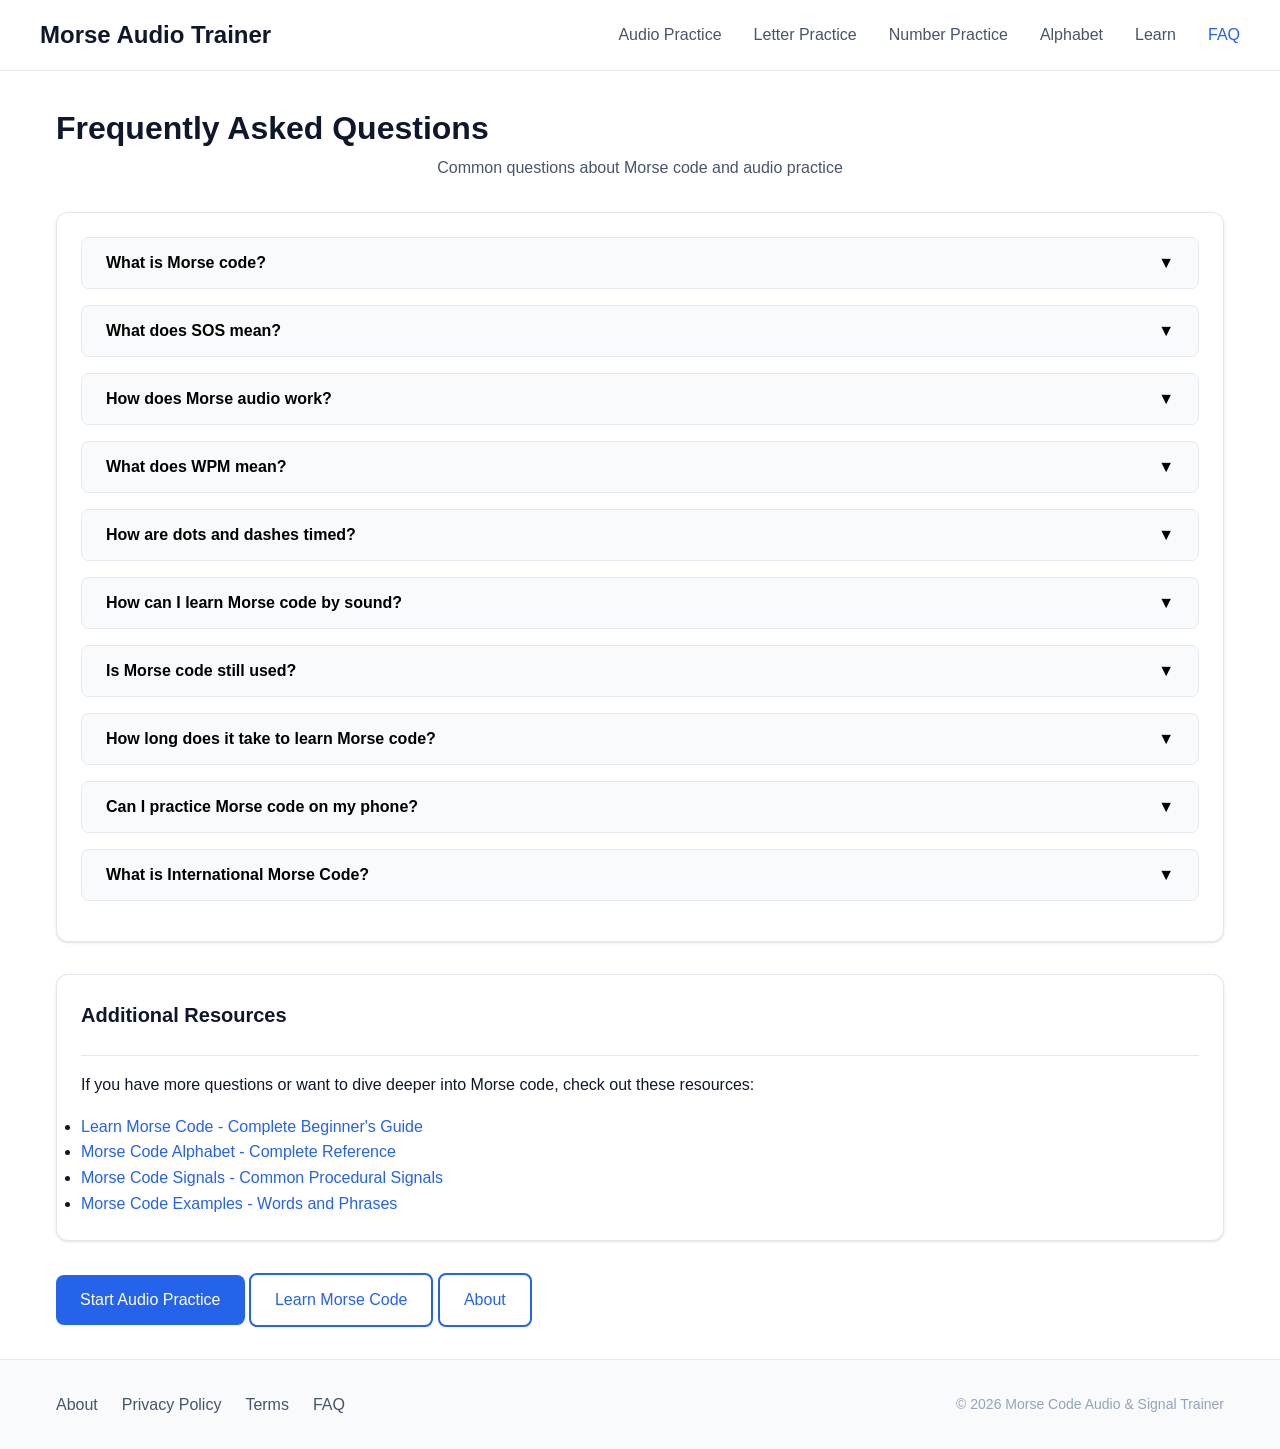
<file: faq.html>
<!DOCTYPE html>
<html lang="en">
<head>
  <meta charset="UTF-8">
  <meta name="viewport" content="width=device-width, initial-scale=1.0">
  <title>FAQ - Morse Code Audio & Signal Trainer</title>
  <meta name="description" content="Frequently asked questions about Morse code, audio practice, WPM, learning Morse code, and International Morse Code. Get answers to common questions.">
  <link rel="canonical" href="https://pro-morse-code.mrohan000555-wq.deno.net/faq.html">
  <meta property="og:title" content="FAQ - Morse Code Audio & Signal Trainer">
  <meta property="og:description" content="Frequently asked questions about Morse code, audio practice, WPM, learning Morse code, and International Morse Code. Get answers to common questions.">
  <meta property="og:type" content="website">
  <meta property="og:url" content="https://pro-morse-code.mrohan000555-wq.deno.net/faq.html">
  <link rel="stylesheet" href="assets/css/style.css">
  <script type="application/ld+json">
  {
    "@context": "https://schema.org",
    "@type": "FAQPage",
    "mainEntity": [
      {
        "@type": "Question",
        "name": "What is Morse code?",
        "acceptedAnswer": {
          "@type": "Answer",
          "text": "Morse code is a method of encoding text characters as standardized sequences of two different signal durations, called dots and dashes. It was developed in the 1830s for electrical telegraphy and is still used today in amateur radio, emergency communications, and as a learned skill. International Morse Code is the modern standard used worldwide."
        }
      },
      {
        "@type": "Question",
        "name": "What does SOS mean?",
        "acceptedAnswer": {
          "@type": "Answer",
          "text": "SOS (... --- ...) is an international distress signal used to indicate emergency situations and request immediate assistance. The letters don't stand for any specific words - the pattern itself is what matters. SOS was chosen because it's easy to recognize, transmit, and remember in Morse code."
        }
      },
      {
        "@type": "Question",
        "name": "How does Morse audio work?",
        "acceptedAnswer": {
          "@type": "Answer",
          "text": "Morse audio converts text into sequences of tones. A dot is represented by a short tone, a dash by a tone three times as long. The timing between dots, dashes, letters, and words follows standardized ratios. This creates the characteristic rhythm of Morse code that operators learn to recognize by ear rather than by sight."
        }
      },
      {
        "@type": "Question",
        "name": "What does WPM mean?",
        "acceptedAnswer": {
          "@type": "Answer",
          "text": "WPM stands for Words Per Minute, the standard measure of Morse code speed. It's based on how many times the word 'PARIS' (with proper spacing) can be sent in one minute. Higher WPM means faster transmission. Beginners often start at 5-10 WPM, while experienced operators can copy 30+ WPM."
        }
      },
      {
        "@type": "Question",
        "name": "How are dots and dashes timed?",
        "acceptedAnswer": {
          "@type": "Answer",
          "text": "Morse code timing follows a precise ratio system. The dot is the basic unit. A dash is three dots. The gap between parts of the same letter is one dot. The gap between letters is three dots. The gap between words is seven dots. This timing creates the distinctive rhythm that makes Morse code recognizable."
        }
      },
      {
        "@type": "Question",
        "name": "How can I learn Morse code by sound?",
        "acceptedAnswer": {
          "@type": "Answer",
          "text": "Learning Morse code by sound is the most effective approach. Start with audio practice at slow speeds (5-10 WPM). Focus on recognizing the rhythm and pattern of each character rather than counting dots and dashes. Use consistent daily practice, beginning with common letters (E, T, A, O, I, N, S, H, R, D, L, U). Our audio practice tools are designed specifically for this learning method."
        }
      },
      {
        "@type": "Question",
        "name": "Is Morse code still used?",
        "acceptedAnswer": {
          "@type": "Answer",
          "text": "Yes, Morse code is still used today, particularly in amateur radio, emergency communications, and maritime operations. While traditional telegraphy has been largely replaced by digital communications, Morse code remains valuable for its simplicity, reliability, and ability to work with minimal equipment. It's also maintained as a learned skill by radio enthusiasts and emergency responders."
        }
      },
      {
        "@type": "Question",
        "name": "How long does it take to learn Morse code?",
        "acceptedAnswer": {
          "@type": "Answer",
          "text": "The time to learn Morse code varies by individual and practice consistency. With 15-30 minutes of daily practice, most people can recognize common letters at 10-15 WPM within 4-6 weeks. Achieving higher speeds (20+ WPM) typically takes several months of consistent practice. The key is regular practice rather than long sessions."
        }
      },
      {
        "@type": "Question",
        "name": "Can I practice Morse code on my phone?",
        "acceptedAnswer": {
          "@type": "Answer",
          "text": "Yes, you can practice Morse code on your phone using web-based tools like ours. Our Morse Audio Trainer is designed to work on mobile devices, allowing you to practice anywhere. The audio controls and practice interfaces are optimized for touch screens and mobile browsers."
        }
      },
      {
        "@type": "Question",
        "name": "What is International Morse Code?",
        "acceptedAnswer": {
          "@type": "Answer",
          "text": "International Morse Code is the modern standard version of Morse code used worldwide. It was standardized in the mid-20th century and includes letters, numbers, and punctuation. It differs from the original American Morse Code, which had different character patterns. International Morse Code is what amateur radio operators and most modern Morse code users learn."
        }
      }
    ]
  }
  </script>
</head>
<body>
  <header>
    <div class="container header-inner">
      <a href="index.html" class="logo">Morse Audio Trainer</a>
      <button class="mobile-menu-toggle" aria-label="Toggle navigation">☰</button>
      <nav>
        <a href="audio-practice.html">Audio Practice</a>
        <a href="letter-practice.html">Letter Practice</a>
        <a href="number-practice.html">Number Practice</a>
        <a href="morse-code-alphabet.html">Alphabet</a>
        <a href="learn-morse-code.html">Learn</a>
        <a href="faq.html">FAQ</a>
      </nav>
    </div>
  </header>

  <main>
    <div class="container">
      <h1>Frequently Asked Questions</h1>
      <p class="section-subtitle">Common questions about Morse code and audio practice</p>

      <div class="card mt-4">
        <div class="faq-item">
          <button class="faq-question">
            What is Morse code?
            <span class="faq-icon">▼</span>
          </button>
          <div class="faq-answer">
            <p>Morse code is a method of encoding text characters as standardized sequences of two different signal durations, called dots and dashes. It was developed in the 1830s for electrical telegraphy and is still used today in amateur radio, emergency communications, and as a learned skill.</p>
            <p class="mt-2">International Morse Code is the modern standard used worldwide. Each character (letter, number, or punctuation) is represented by a unique combination of dots and dashes. For example, "A" is ".-" and "B" is "-...".</p>
          </div>
        </div>
        
        <div class="faq-item">
          <button class="faq-question">
            What does SOS mean?
            <span class="faq-icon">▼</span>
          </button>
          <div class="faq-answer">
            <p>SOS (... --- ...) is an international distress signal used to indicate emergency situations and request immediate assistance. The letters don't stand for any specific words - the pattern itself is what matters.</p>
            <p class="mt-2">SOS was chosen because it's easy to recognize, transmit, and remember in Morse code. It's recognized worldwide across maritime, aviation, and emergency communications. The distinctive three-short, three-long, three-short pattern is unmistakable even in poor conditions.</p>
          </div>
        </div>
        
        <div class="faq-item">
          <button class="faq-question">
            How does Morse audio work?
            <span class="faq-icon">▼</span>
          </button>
          <div class="faq-answer">
            <p>Morse audio converts text into sequences of tones. A dot is represented by a short tone, a dash by a tone three times as long. The timing between dots, dashes, letters, and words follows standardized ratios.</p>
            <p class="mt-2">This creates the characteristic rhythm of Morse code that operators learn to recognize by ear rather than by sight. Our audio generator uses the Web Audio API to create these tones programmatically in your browser, ensuring accurate timing without external audio files.</p>
          </div>
        </div>
        
        <div class="faq-item">
          <button class="faq-question">
            What does WPM mean?
            <span class="faq-icon">▼</span>
          </button>
          <div class="faq-answer">
            <p>WPM stands for Words Per Minute, the standard measure of Morse code speed. It's based on how many times the word "PARIS" (with proper spacing) can be sent in one minute. Higher WPM means faster transmission.</p>
            <p class="mt-2">Our audio trainer allows you to adjust speed from 5 to 35 WPM. Beginners often start at 5-10 WPM, while experienced operators can copy 30+ WPM. The timing ratios remain constant regardless of speed - only the duration of the basic unit (the dot) changes.</p>
          </div>
        </div>
        
        <div class="faq-item">
          <button class="faq-question">
            How are dots and dashes timed?
            <span class="faq-icon">▼</span>
          </button>
          <div class="faq-answer">
            <p>Morse code timing follows a precise ratio system. The dot is the basic unit of time. Everything else is measured relative to it:</p>
            <ul class="mt-2">
              <li><strong>Dot:</strong> 1 time unit</li>
              <li><strong>Dash:</strong> 3 time units</li>
              <li><strong>Gap between elements:</strong> 1 time unit</li>
              <li><strong>Gap between characters:</strong> 3 time units</li>
              <li><strong>Gap between words:</strong> 7 time units</li>
            </ul>
            <p class="mt-2">This timing creates the distinctive rhythm that makes Morse code recognizable. Our audio generator follows these standard timing ratios accurately.</p>
          </div>
        </div>
        
        <div class="faq-item">
          <button class="faq-question">
            How can I learn Morse code by sound?
            <span class="faq-icon">▼</span>
          </button>
          <div class="faq-answer">
            <p>Learning Morse code by sound is the most effective approach. Here's how to get started:</p>
            <ol class="mt-2">
              <li>Start with audio practice at slow speeds (5-10 WPM)</li>
              <li>Focus on recognizing the rhythm and pattern of each character</li>
              <li>Don't count dots and dashes - learn the sound patterns directly</li>
              <li>Begin with common letters: E, T, A, O, I, N, S, H, R, D, L, U</li>
              <li>Practice consistently for 15-30 minutes daily</li>
              <li>Gradually increase speed as your accuracy improves</li>
            </ol>
            <p class="mt-2">Our audio practice tools are designed specifically for this learning method, allowing you to practice at your own pace and track your progress.</p>
          </div>
        </div>
        
        <div class="faq-item">
          <button class="faq-question">
            Is Morse code still used?
            <span class="faq-icon">▼</span>
          </button>
          <div class="faq-answer">
            <p>Yes, Morse code is still used today, particularly in:</p>
            <ul class="mt-2">
              <li><strong>Amateur Radio:</strong> Many ham radio operators use Morse code for communication</li>
              <li><strong>Emergency Communications:</strong> Morse can work when other systems fail</li>
              <li><strong>Maritime Operations:</strong> Some maritime communication still uses Morse</li>
              <li><strong>Aviation:</strong> Navigational beacons transmit Morse identifiers</li>
              <li><strong>Enthusiast Communities:</strong> Radio hobbyists and code enthusiasts</li>
            </ul>
            <p class="mt-2">While traditional telegraphy has been largely replaced by digital communications, Morse code remains valuable for its simplicity, reliability, and ability to work with minimal equipment.</p>
          </div>
        </div>
        
        <div class="faq-item">
          <button class="faq-question">
            How long does it take to learn Morse code?
            <span class="faq-icon">▼</span>
          </button>
          <div class="faq-answer">
            <p>The time to learn Morse code varies by individual and practice consistency. Here's a typical timeline with consistent practice (15-30 minutes daily):</p>
            <ul class="mt-2">
              <li><strong>Weeks 1-2:</strong> Learn common letters at 5-10 WPM</li>
              <li><strong>Weeks 3-4:</strong> Recognize all letters at 10-15 WPM</li>
              <li><strong>Weeks 5-8:</strong> Add numbers, reach 15-20 WPM</li>
              <li><strong>Months 3-6:</strong> Achieve 20+ WPM with good accuracy</li>
            </ul>
            <p class="mt-2">The key is regular practice rather than long sessions. Consistency builds the neural pathways needed for automatic recognition. Some people learn faster, others slower - individual results vary.</p>
          </div>
        </div>
        
        <div class="faq-item">
          <button class="faq-question">
            Can I practice Morse code on my phone?
            <span class="faq-icon">▼</span>
          </button>
          <div class="faq-answer">
            <p>Yes, you can practice Morse code on your phone using web-based tools like ours. Our Morse Audio Trainer is designed to work on mobile devices, allowing you to practice anywhere.</p>
            <p class="mt-2">The audio controls and practice interfaces are optimized for touch screens and mobile browsers. You can adjust WPM, tone frequency, and volume, and use all practice modes (audio, letter, number) directly from your phone.</p>
            <p class="mt-2">Mobile practice is particularly effective because you can use spare moments throughout the day - waiting in line, commuting, or during breaks - to build your skills consistently.</p>
          </div>
        </div>
        
        <div class="faq-item">
          <button class="faq-question">
            What is International Morse Code?
            <span class="faq-icon">▼</span>
          </button>
          <div class="faq-answer">
            <p>International Morse Code is the modern standard version of Morse code used worldwide. It was standardized in the mid-20th century and includes letters, numbers, and punctuation.</p>
            <p class="mt-2">International Morse Code differs from the original American Morse Code, which had different character patterns. The international version was created to standardize Morse code across different countries and telegraph systems.</p>
            <p class="mt-2">Today, International Morse Code is what amateur radio operators and most modern Morse code users learn. It's the version taught in our tools and reference materials.</p>
          </div>
        </div>
      </div>

      <div class="card mt-4">
        <div class="card-header">
          <h2 class="card-title">Additional Resources</h2>
        </div>
        
        <p>If you have more questions or want to dive deeper into Morse code, check out these resources:</p>
        
        <ul class="mt-2">
          <li><a href="learn-morse-code.html">Learn Morse Code - Complete Beginner's Guide</a></li>
          <li><a href="morse-code-alphabet.html">Morse Code Alphabet - Complete Reference</a></li>
          <li><a href="morse-code-signals.html">Morse Code Signals - Common Procedural Signals</a></li>
          <li><a href="morse-code-examples.html">Morse Code Examples - Words and Phrases</a></li>
        </ul>
      </div>

      <div class="mt-4">
        <a href="audio-practice.html" class="btn btn-primary">Start Audio Practice</a>
        <a href="learn-morse-code.html" class="btn btn-secondary">Learn Morse Code</a>
        <a href="about.html" class="btn btn-secondary">About</a>
      </div>
    </div>
  </main>

  <footer>
    <div class="container footer-inner">
      <div class="footer-links">
        <a href="about.html">About</a>
        <a href="privacy-policy.html">Privacy Policy</a>
        <a href="terms.html">Terms</a>
        <a href="faq.html">FAQ</a>
      </div>
      <p class="footer-copyright">© 2026 Morse Code Audio & Signal Trainer</p>
    </div>
  </footer>

  <script src="assets/js/main.js"></script>
  <script>
    document.querySelectorAll('.faq-question').forEach(button => {
      button.addEventListener('click', function() {
        const answer = this.nextElementSibling;
        const isActive = this.classList.contains('active');
        
        document.querySelectorAll('.faq-question').forEach(b => b.classList.remove('active'));
        document.querySelectorAll('.faq-answer').forEach(a => a.classList.remove('active'));
        
        if (!isActive) {
          this.classList.add('active');
          answer.classList.add('active');
        }
      });
    });
  </script>
</body>
</html>
</file>
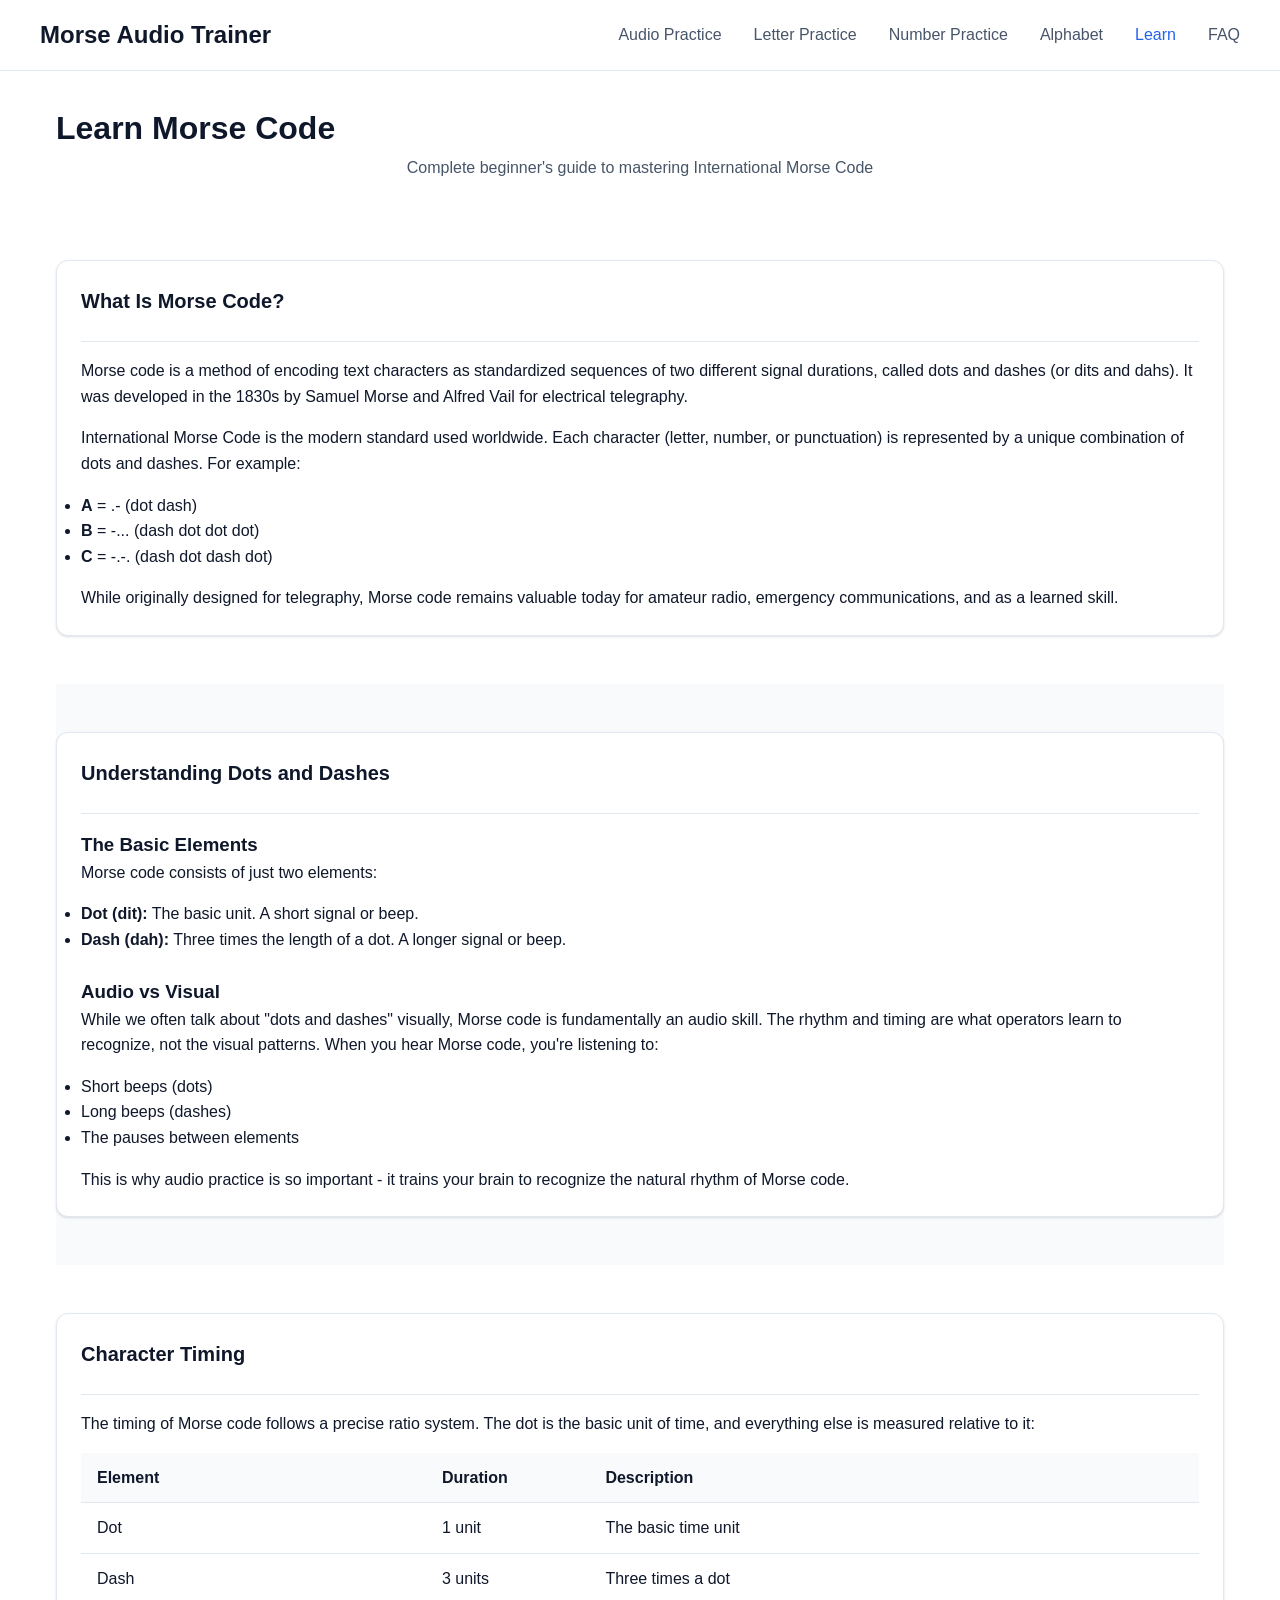
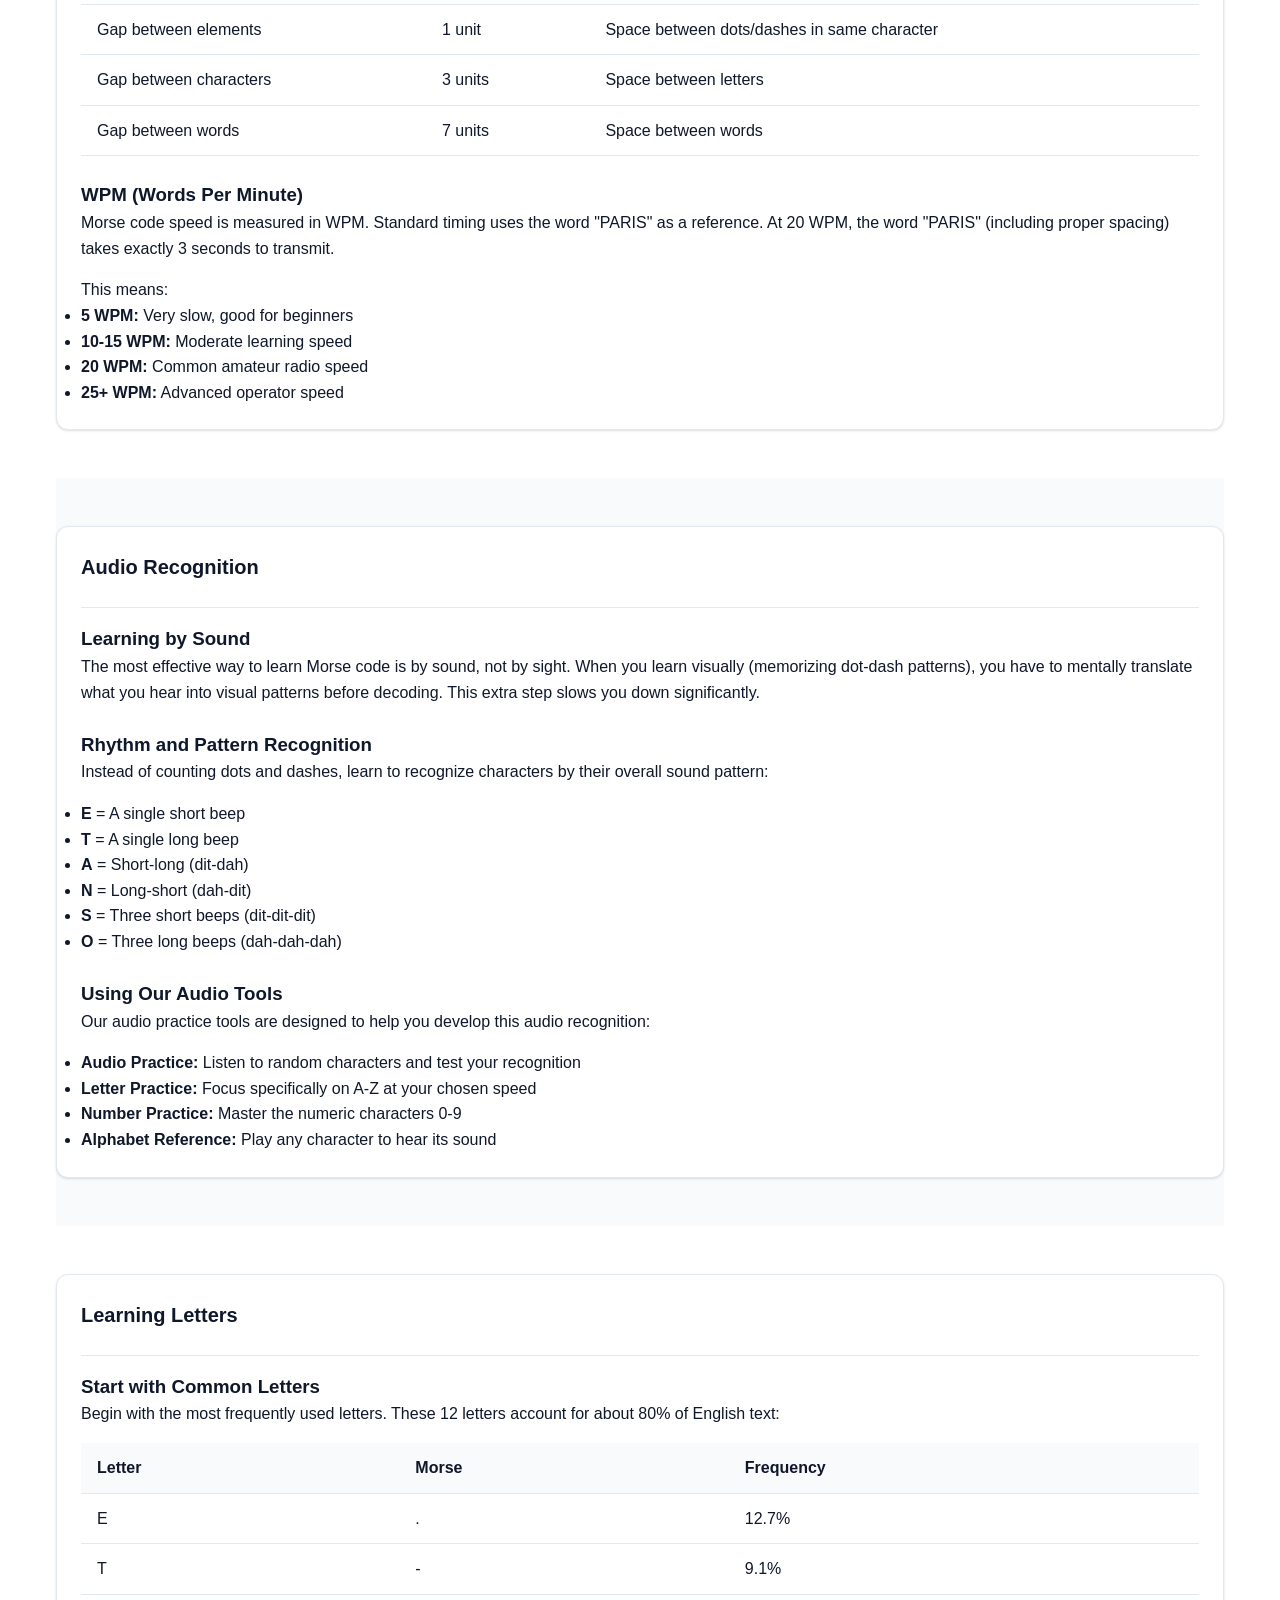
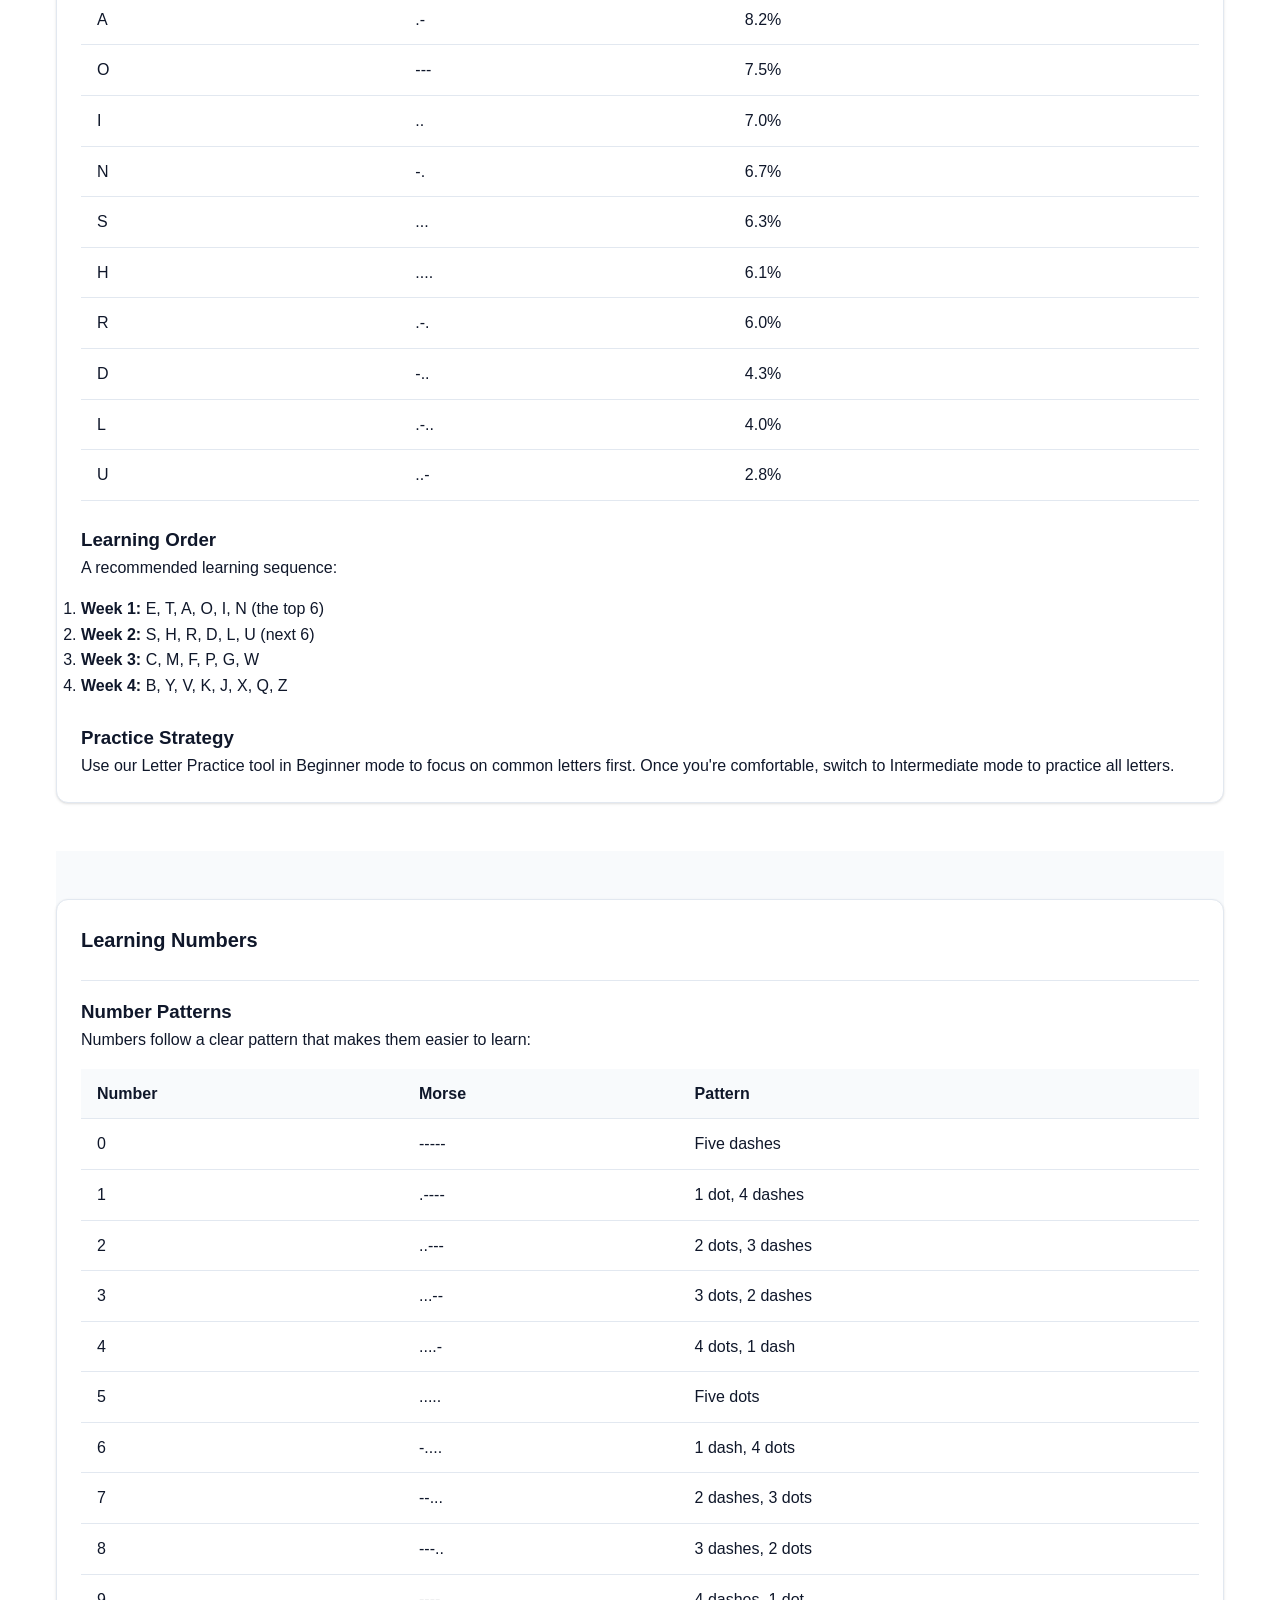
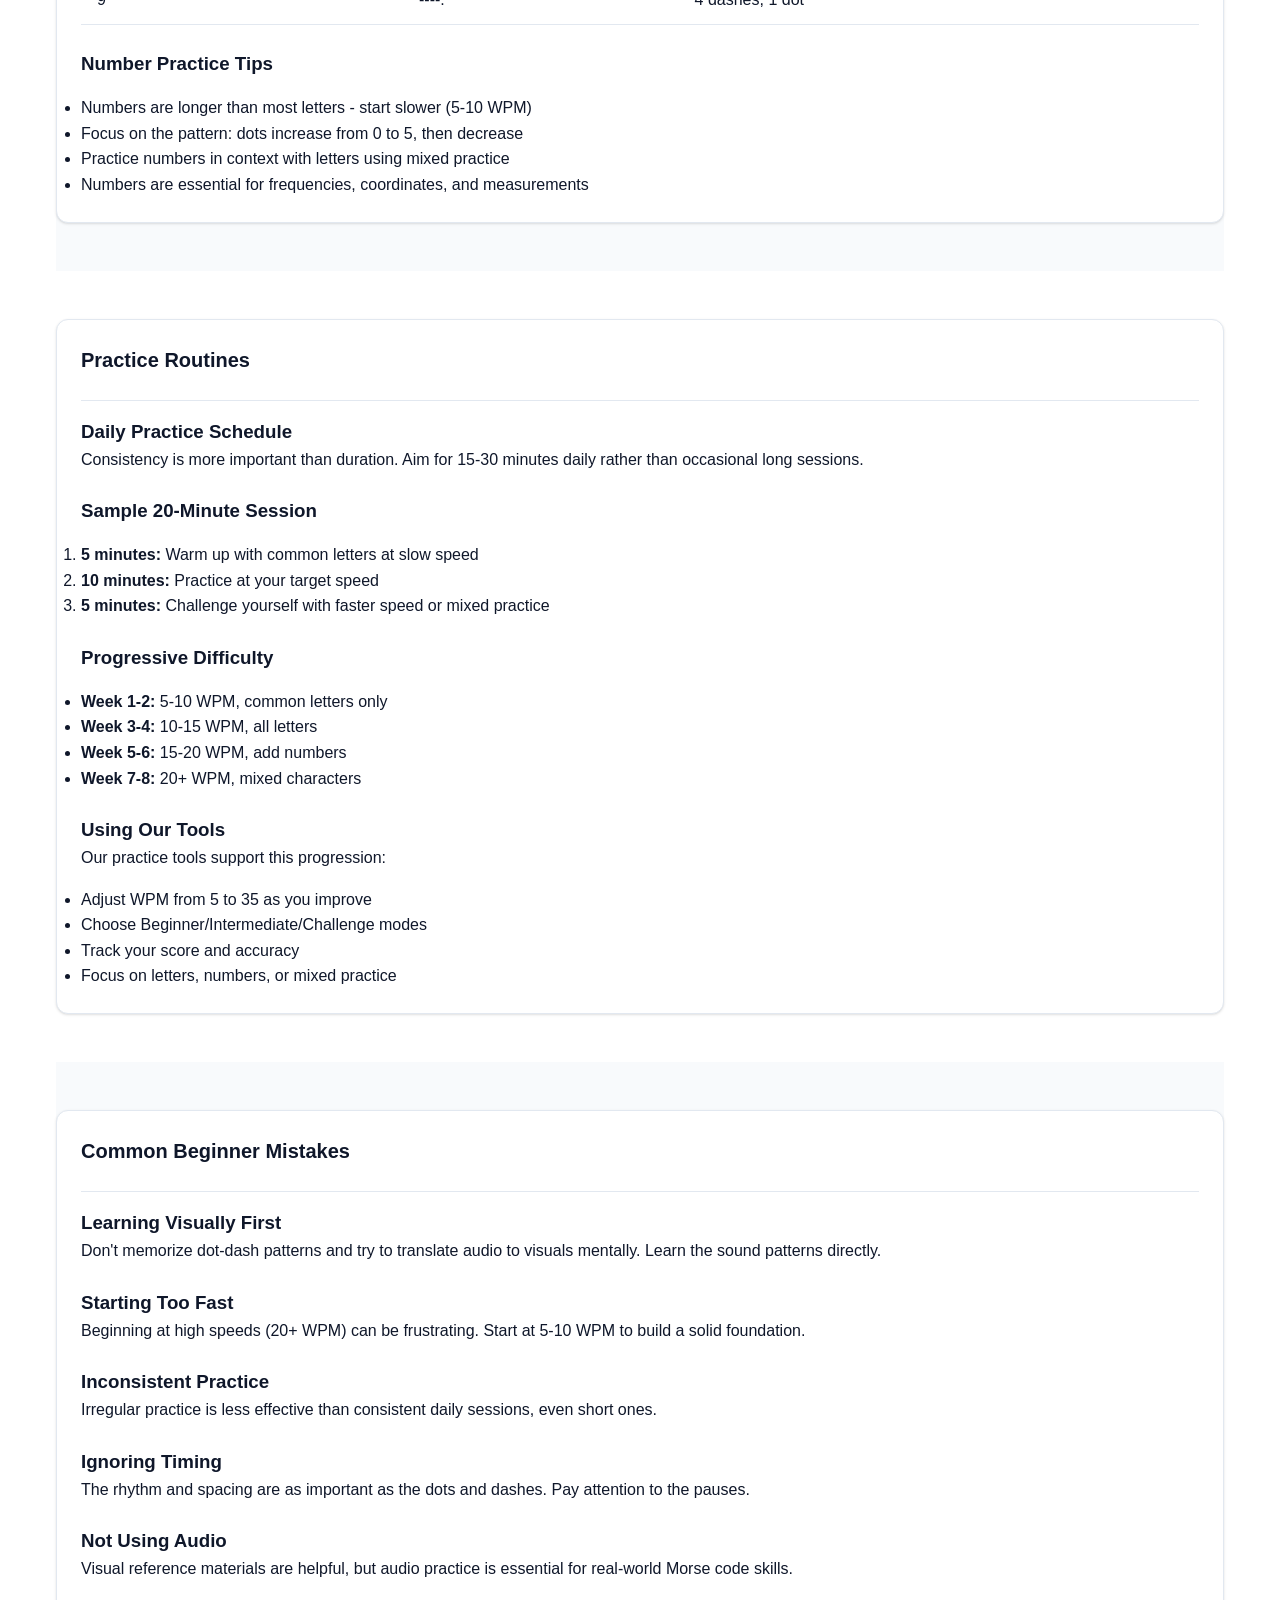
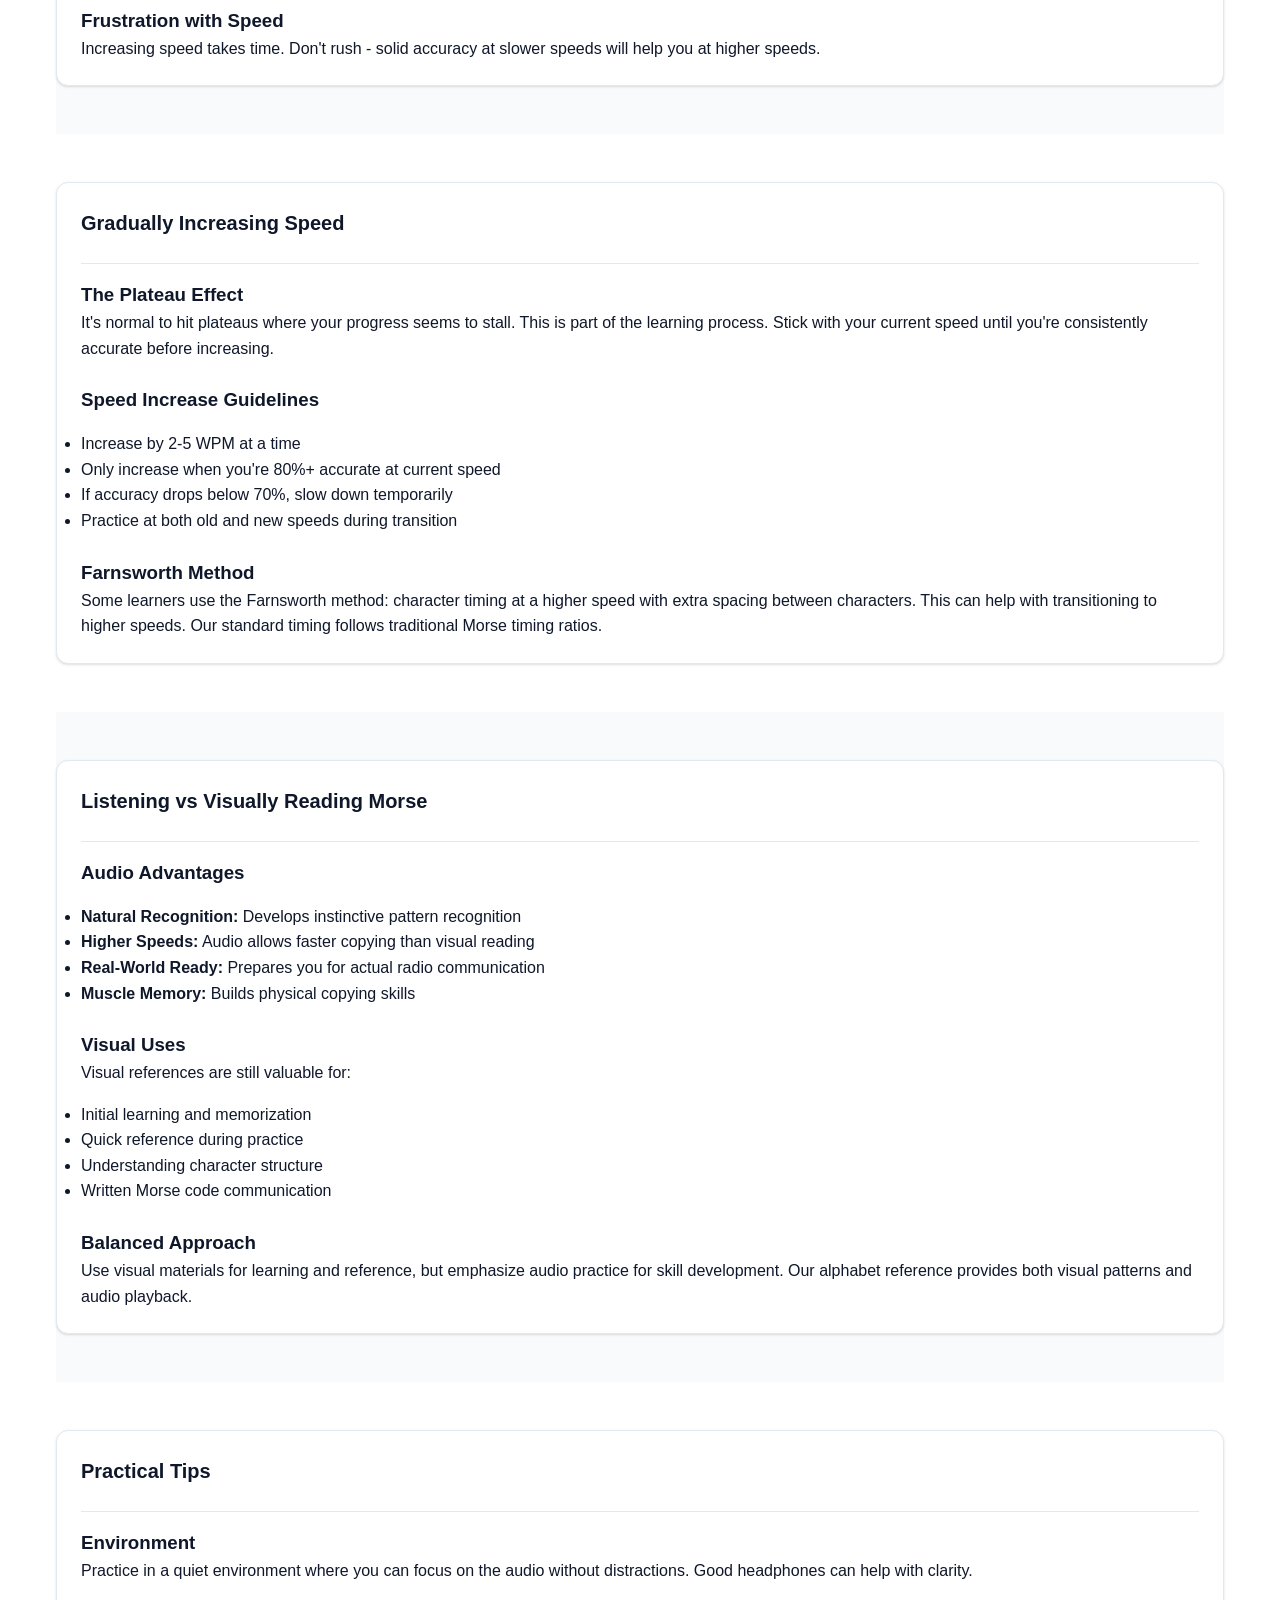
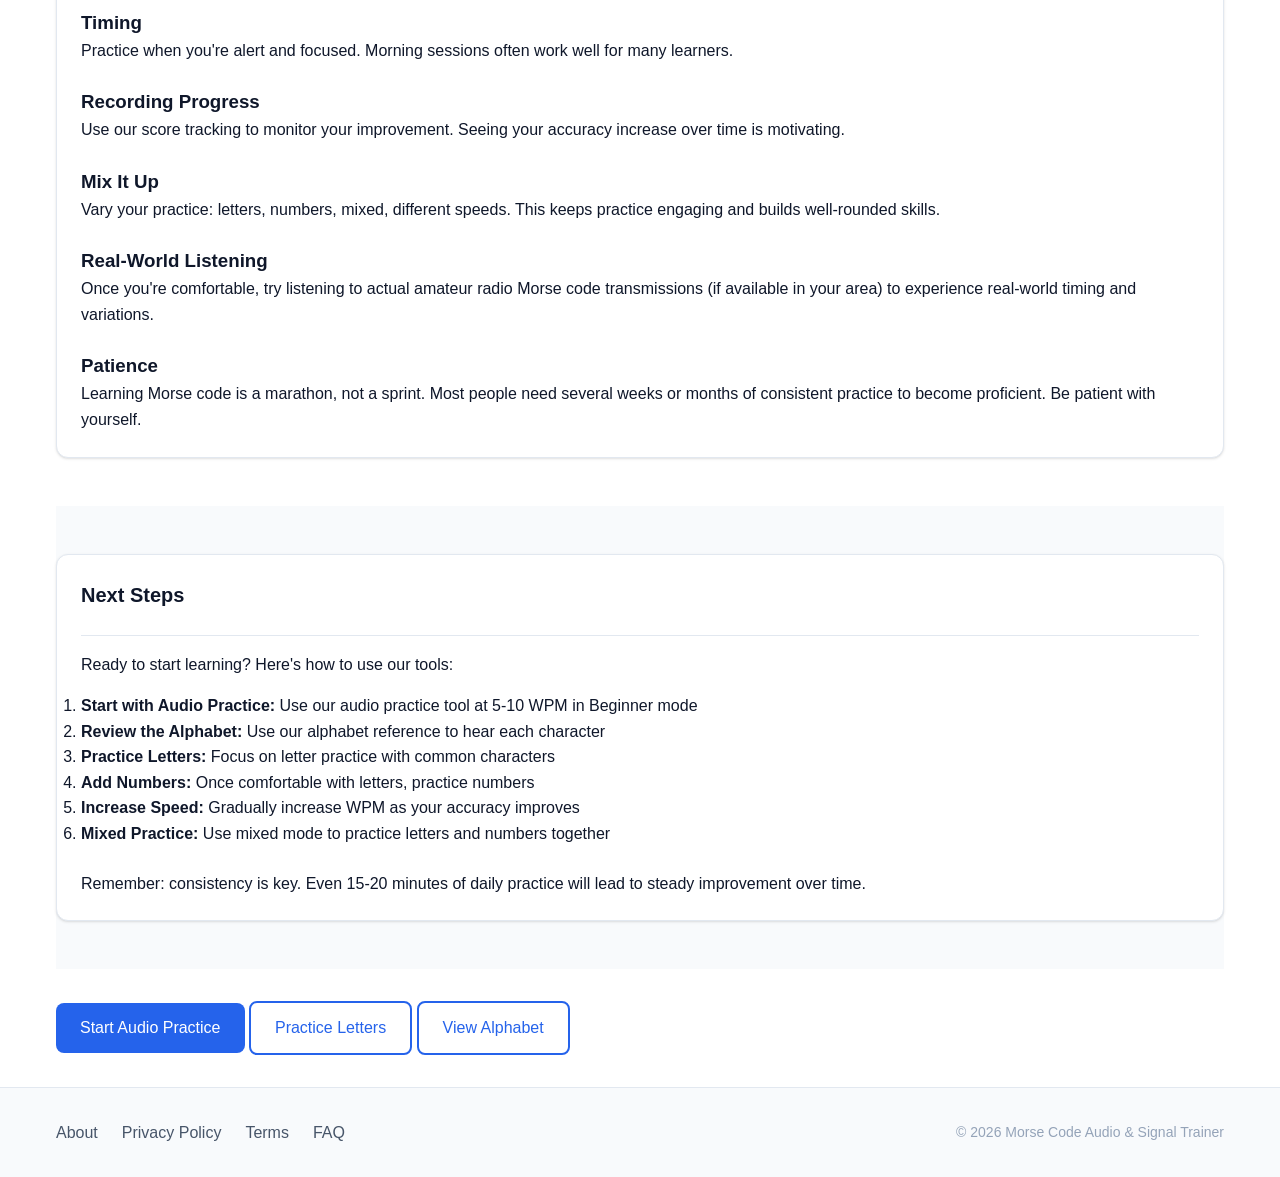
<file: learn-morse-code.html>
<!DOCTYPE html>
<html lang="en">
<head>
  <meta charset="UTF-8">
  <meta name="viewport" content="width=device-width, initial-scale=1.0">
  <title>Learn Morse Code - Complete Beginner's Guide</title>
  <meta name="description" content="Complete beginner's guide to learning Morse code. Learn dots and dashes, character timing, audio recognition, practice routines, and practical tips for mastering International Morse Code.">
  <link rel="canonical" href="https://pro-morse-code.mrohan000555-wq.deno.net/learn-morse-code.html">
  <meta property="og:title" content="Learn Morse Code - Complete Beginner's Guide">
  <meta property="og:description" content="Complete beginner's guide to learning Morse code. Learn dots and dashes, character timing, audio recognition, practice routines, and practical tips for mastering International Morse Code.">
  <meta property="og:type" content="website">
  <meta property="og:url" content="https://pro-morse-code.mrohan000555-wq.deno.net/learn-morse-code.html">
  <link rel="stylesheet" href="assets/css/style.css">
  <script type="application/ld+json">
  {
    "@context": "https://schema.org",
    "@type": "WebPage",
    "name": "Learn Morse Code",
    "description": "Complete beginner's guide to learning Morse code. Learn dots and dashes, character timing, audio recognition, practice routines, and practical tips for mastering International Morse Code.",
    "url": "https://pro-morse-code.mrohan000555-wq.deno.net/learn-morse-code.html",
    "isPartOf": {
      "@type": "WebSite",
      "name": "Morse Code Audio & Signal Trainer",
      "url": "https://pro-morse-code.mrohan000555-wq.deno.net/"
    }
  }
  </script>
</head>
<body>
  <header>
    <div class="container header-inner">
      <a href="index.html" class="logo">Morse Audio Trainer</a>
      <button class="mobile-menu-toggle" aria-label="Toggle navigation">☰</button>
      <nav>
        <a href="audio-practice.html">Audio Practice</a>
        <a href="letter-practice.html">Letter Practice</a>
        <a href="number-practice.html">Number Practice</a>
        <a href="morse-code-alphabet.html">Alphabet</a>
        <a href="learn-morse-code.html">Learn</a>
        <a href="faq.html">FAQ</a>
      </nav>
    </div>
  </header>

  <main>
    <div class="container">
      <h1>Learn Morse Code</h1>
      <p class="section-subtitle">Complete beginner's guide to mastering International Morse Code</p>

      <section>
        <div class="card">
          <div class="card-header">
            <h2 class="card-title">What Is Morse Code?</h2>
          </div>
          <p>Morse code is a method of encoding text characters as standardized sequences of two different signal durations, called dots and dashes (or dits and dahs). It was developed in the 1830s by Samuel Morse and Alfred Vail for electrical telegraphy.</p>
          
          <p class="mt-2">International Morse Code is the modern standard used worldwide. Each character (letter, number, or punctuation) is represented by a unique combination of dots and dashes. For example:</p>
          
          <ul class="mt-2">
            <li><strong>A</strong> = .- (dot dash)</li>
            <li><strong>B</strong> = -... (dash dot dot dot)</li>
            <li><strong>C</strong> = -.-. (dash dot dash dot)</li>
          </ul>
          
          <p class="mt-2">While originally designed for telegraphy, Morse code remains valuable today for amateur radio, emergency communications, and as a learned skill.</p>
        </div>
      </section>

      <section>
        <div class="card">
          <div class="card-header">
            <h2 class="card-title">Understanding Dots and Dashes</h2>
          </div>
          
          <h3>The Basic Elements</h3>
          <p>Morse code consists of just two elements:</p>
          
          <ul class="mt-2">
            <li><strong>Dot (dit):</strong> The basic unit. A short signal or beep.</li>
            <li><strong>Dash (dah):</strong> Three times the length of a dot. A longer signal or beep.</li>
          </ul>
          
          <h3 class="mt-3">Audio vs Visual</h3>
          <p>While we often talk about "dots and dashes" visually, Morse code is fundamentally an audio skill. The rhythm and timing are what operators learn to recognize, not the visual patterns. When you hear Morse code, you're listening to:</p>
          
          <ul class="mt-2">
            <li>Short beeps (dots)</li>
            <li>Long beeps (dashes)</li>
            <li>The pauses between elements</li>
          </ul>
          
          <p class="mt-2">This is why audio practice is so important - it trains your brain to recognize the natural rhythm of Morse code.</p>
        </div>
      </section>

      <section>
        <div class="card">
          <div class="card-header">
            <h2 class="card-title">Character Timing</h2>
          </div>
          
          <p>The timing of Morse code follows a precise ratio system. The dot is the basic unit of time, and everything else is measured relative to it:</p>
          
          <table class="mt-2">
            <thead>
              <tr>
                <th>Element</th>
                <th>Duration</th>
                <th>Description</th>
              </tr>
            </thead>
            <tbody>
              <tr><td>Dot</td><td>1 unit</td><td>The basic time unit</td></tr>
              <tr><td>Dash</td><td>3 units</td><td>Three times a dot</td></tr>
              <tr><td>Gap between elements</td><td>1 unit</td><td>Space between dots/dashes in same character</td></tr>
              <tr><td>Gap between characters</td><td>3 units</td><td>Space between letters</td></tr>
              <tr><td>Gap between words</td><td>7 units</td><td>Space between words</td></tr>
            </tbody>
          </table>
          
          <h3 class="mt-3">WPM (Words Per Minute)</h3>
          <p>Morse code speed is measured in WPM. Standard timing uses the word "PARIS" as a reference. At 20 WPM, the word "PARIS" (including proper spacing) takes exactly 3 seconds to transmit.</p>
          
          <p class="mt-2">This means:</p>
          <ul>
            <li><strong>5 WPM:</strong> Very slow, good for beginners</li>
            <li><strong>10-15 WPM:</strong> Moderate learning speed</li>
            <li><strong>20 WPM:</strong> Common amateur radio speed</li>
            <li><strong>25+ WPM:</strong> Advanced operator speed</li>
          </ul>
        </div>
      </section>

      <section>
        <div class="card">
          <div class="card-header">
            <h2 class="card-title">Audio Recognition</h2>
          </div>
          
          <h3>Learning by Sound</h3>
          <p>The most effective way to learn Morse code is by sound, not by sight. When you learn visually (memorizing dot-dash patterns), you have to mentally translate what you hear into visual patterns before decoding. This extra step slows you down significantly.</p>
          
          <h3 class="mt-3">Rhythm and Pattern Recognition</h3>
          <p>Instead of counting dots and dashes, learn to recognize characters by their overall sound pattern:</p>
          
          <ul class="mt-2">
            <li><strong>E</strong> = A single short beep</li>
            <li><strong>T</strong> = A single long beep</li>
            <li><strong>A</strong> = Short-long (dit-dah)</li>
            <li><strong>N</strong> = Long-short (dah-dit)</li>
            <li><strong>S</strong> = Three short beeps (dit-dit-dit)</li>
            <li><strong>O</strong> = Three long beeps (dah-dah-dah)</li>
          </ul>
          
          <h3 class="mt-3">Using Our Audio Tools</h3>
          <p>Our audio practice tools are designed to help you develop this audio recognition:</p>
          
          <ul class="mt-2">
            <li><strong>Audio Practice:</strong> Listen to random characters and test your recognition</li>
            <li><strong>Letter Practice:</strong> Focus specifically on A-Z at your chosen speed</li>
            <li><strong>Number Practice:</strong> Master the numeric characters 0-9</li>
            <li><strong>Alphabet Reference:</strong> Play any character to hear its sound</li>
          </ul>
        </div>
      </section>

      <section>
        <div class="card">
          <div class="card-header">
            <h2 class="card-title">Learning Letters</h2>
          </div>
          
          <h3>Start with Common Letters</h3>
          <p>Begin with the most frequently used letters. These 12 letters account for about 80% of English text:</p>
          
          <table class="mt-2">
            <thead>
              <tr>
                <th>Letter</th>
                <th>Morse</th>
                <th>Frequency</th>
              </tr>
            </thead>
            <tbody>
              <tr><td>E</td><td>.</td><td>12.7%</td></tr>
              <tr><td>T</td><td>-</td><td>9.1%</td></tr>
              <tr><td>A</td><td>.-</td><td>8.2%</td></tr>
              <tr><td>O</td><td>---</td><td>7.5%</td></tr>
              <tr><td>I</td><td>..</td><td>7.0%</td></tr>
              <tr><td>N</td><td>-.</td><td>6.7%</td></tr>
              <tr><td>S</td><td>...</td><td>6.3%</td></tr>
              <tr><td>H</td><td>....</td><td>6.1%</td></tr>
              <tr><td>R</td><td>.-.</td><td>6.0%</td></tr>
              <tr><td>D</td><td>-..</td><td>4.3%</td></tr>
              <tr><td>L</td><td>.-..</td><td>4.0%</td></tr>
              <tr><td>U</td><td>..-</td><td>2.8%</td></tr>
            </tbody>
          </table>
          
          <h3 class="mt-3">Learning Order</h3>
          <p>A recommended learning sequence:</p>
          
          <ol class="mt-2">
            <li><strong>Week 1:</strong> E, T, A, O, I, N (the top 6)</li>
            <li><strong>Week 2:</strong> S, H, R, D, L, U (next 6)</li>
            <li><strong>Week 3:</strong> C, M, F, P, G, W</li>
            <li><strong>Week 4:</strong> B, Y, V, K, J, X, Q, Z</li>
          </ol>
          
          <h3 class="mt-3">Practice Strategy</h3>
          <p>Use our Letter Practice tool in Beginner mode to focus on common letters first. Once you're comfortable, switch to Intermediate mode to practice all letters.</p>
        </div>
      </section>

      <section>
        <div class="card">
          <div class="card-header">
            <h2 class="card-title">Learning Numbers</h2>
          </div>
          
          <h3>Number Patterns</h3>
          <p>Numbers follow a clear pattern that makes them easier to learn:</p>
          
          <table class="mt-2">
            <thead>
              <tr>
                <th>Number</th>
                <th>Morse</th>
                <th>Pattern</th>
              </tr>
            </thead>
            <tbody>
              <tr><td>0</td><td>-----</td><td>Five dashes</td></tr>
              <tr><td>1</td><td>.----</td><td>1 dot, 4 dashes</td></tr>
              <tr><td>2</td><td>..---</td><td>2 dots, 3 dashes</td></tr>
              <tr><td>3</td><td>...--</td><td>3 dots, 2 dashes</td></tr>
              <tr><td>4</td><td>....-</td><td>4 dots, 1 dash</td></tr>
              <tr><td>5</td><td>.....</td><td>Five dots</td></tr>
              <tr><td>6</td><td>-....</td><td>1 dash, 4 dots</td></tr>
              <tr><td>7</td><td>--...</td><td>2 dashes, 3 dots</td></tr>
              <tr><td>8</td><td>---..</td><td>3 dashes, 2 dots</td></tr>
              <tr><td>9</td><td>----.</td><td>4 dashes, 1 dot</td></tr>
            </tbody>
          </table>
          
          <h3 class="mt-3">Number Practice Tips</h3>
          <ul class="mt-2">
            <li>Numbers are longer than most letters - start slower (5-10 WPM)</li>
            <li>Focus on the pattern: dots increase from 0 to 5, then decrease</li>
            <li>Practice numbers in context with letters using mixed practice</li>
            <li>Numbers are essential for frequencies, coordinates, and measurements</li>
          </ul>
        </div>
      </section>

      <section>
        <div class="card">
          <div class="card-header">
            <h2 class="card-title">Practice Routines</h2>
          </div>
          
          <h3>Daily Practice Schedule</h3>
          <p>Consistency is more important than duration. Aim for 15-30 minutes daily rather than occasional long sessions.</p>
          
          <h3 class="mt-3">Sample 20-Minute Session</h3>
          <ol class="mt-2">
            <li><strong>5 minutes:</strong> Warm up with common letters at slow speed</li>
            <li><strong>10 minutes:</strong> Practice at your target speed</li>
            <li><strong>5 minutes:</strong> Challenge yourself with faster speed or mixed practice</li>
          </ol>
          
          <h3 class="mt-3">Progressive Difficulty</h3>
          <ul class="mt-2">
            <li><strong>Week 1-2:</strong> 5-10 WPM, common letters only</li>
            <li><strong>Week 3-4:</strong> 10-15 WPM, all letters</li>
            <li><strong>Week 5-6:</strong> 15-20 WPM, add numbers</li>
            <li><strong>Week 7-8:</strong> 20+ WPM, mixed characters</li>
          </ul>
          
          <h3 class="mt-3">Using Our Tools</h3>
          <p>Our practice tools support this progression:</p>
          <ul class="mt-2">
            <li>Adjust WPM from 5 to 35 as you improve</li>
            <li>Choose Beginner/Intermediate/Challenge modes</li>
            <li>Track your score and accuracy</li>
            <li>Focus on letters, numbers, or mixed practice</li>
          </ul>
        </div>
      </section>

      <section>
        <div class="card">
          <div class="card-header">
            <h2 class="card-title">Common Beginner Mistakes</h2>
          </div>
          
          <h3>Learning Visually First</h3>
          <p>Don't memorize dot-dash patterns and try to translate audio to visuals mentally. Learn the sound patterns directly.</p>
          
          <h3 class="mt-3">Starting Too Fast</h3>
          <p>Beginning at high speeds (20+ WPM) can be frustrating. Start at 5-10 WPM to build a solid foundation.</p>
          
          <h3 class="mt-3">Inconsistent Practice</h3>
          <p>Irregular practice is less effective than consistent daily sessions, even short ones.</p>
          
          <h3 class="mt-3">Ignoring Timing</h3>
          <p>The rhythm and spacing are as important as the dots and dashes. Pay attention to the pauses.</p>
          
          <h3 class="mt-3">Not Using Audio</h3>
          <p>Visual reference materials are helpful, but audio practice is essential for real-world Morse code skills.</p>
          
          <h3 class="mt-3">Frustration with Speed</h3>
          <p>Increasing speed takes time. Don't rush - solid accuracy at slower speeds will help you at higher speeds.</p>
        </div>
      </section>

      <section>
        <div class="card">
          <div class="card-header">
            <h2 class="card-title">Gradually Increasing Speed</h2>
          </div>
          
          <h3>The Plateau Effect</h3>
          <p>It's normal to hit plateaus where your progress seems to stall. This is part of the learning process. Stick with your current speed until you're consistently accurate before increasing.</p>
          
          <h3 class="mt-3">Speed Increase Guidelines</h3>
          <ul class="mt-2">
            <li>Increase by 2-5 WPM at a time</li>
            <li>Only increase when you're 80%+ accurate at current speed</li>
            <li>If accuracy drops below 70%, slow down temporarily</li>
            <li>Practice at both old and new speeds during transition</li>
          </ul>
          
          <h3 class="mt-3">Farnsworth Method</h3>
          <p>Some learners use the Farnsworth method: character timing at a higher speed with extra spacing between characters. This can help with transitioning to higher speeds. Our standard timing follows traditional Morse timing ratios.</p>
        </div>
      </section>

      <section>
        <div class="card">
          <div class="card-header">
            <h2 class="card-title">Listening vs Visually Reading Morse</h2>
          </div>
          
          <h3>Audio Advantages</h3>
          <ul class="mt-2">
            <li><strong>Natural Recognition:</strong> Develops instinctive pattern recognition</li>
            <li><strong>Higher Speeds:</strong> Audio allows faster copying than visual reading</li>
            <li><strong>Real-World Ready:</strong> Prepares you for actual radio communication</li>
            <li><strong>Muscle Memory:</strong> Builds physical copying skills</li>
          </ul>
          
          <h3 class="mt-3">Visual Uses</h3>
          <p>Visual references are still valuable for:</p>
          <ul class="mt-2">
            <li>Initial learning and memorization</li>
            <li>Quick reference during practice</li>
            <li>Understanding character structure</li>
            <li>Written Morse code communication</li>
          </ul>
          
          <h3 class="mt-3">Balanced Approach</h3>
          <p>Use visual materials for learning and reference, but emphasize audio practice for skill development. Our alphabet reference provides both visual patterns and audio playback.</p>
        </div>
      </section>

      <section>
        <div class="card">
          <div class="card-header">
            <h2 class="card-title">Practical Tips</h2>
          </div>
          
          <h3>Environment</h3>
          <p>Practice in a quiet environment where you can focus on the audio without distractions. Good headphones can help with clarity.</p>
          
          <h3 class="mt-3">Timing</h3>
          <p>Practice when you're alert and focused. Morning sessions often work well for many learners.</p>
          
          <h3 class="mt-3">Recording Progress</h3>
          <p>Use our score tracking to monitor your improvement. Seeing your accuracy increase over time is motivating.</p>
          
          <h3 class="mt-3">Mix It Up</h3>
          <p>Vary your practice: letters, numbers, mixed, different speeds. This keeps practice engaging and builds well-rounded skills.</p>
          
          <h3 class="mt-3">Real-World Listening</h3>
          <p>Once you're comfortable, try listening to actual amateur radio Morse code transmissions (if available in your area) to experience real-world timing and variations.</p>
          
          <h3 class="mt-3">Patience</h3>
          <p>Learning Morse code is a marathon, not a sprint. Most people need several weeks or months of consistent practice to become proficient. Be patient with yourself.</p>
        </div>
      </section>

      <section>
        <div class="card">
          <div class="card-header">
            <h2 class="card-title">Next Steps</h2>
          </div>
          
          <p>Ready to start learning? Here's how to use our tools:</p>
          
          <ol class="mt-2">
            <li><strong>Start with Audio Practice:</strong> Use our audio practice tool at 5-10 WPM in Beginner mode</li>
            <li><strong>Review the Alphabet:</strong> Use our alphabet reference to hear each character</li>
            <li><strong>Practice Letters:</strong> Focus on letter practice with common characters</li>
            <li><strong>Add Numbers:</strong> Once comfortable with letters, practice numbers</li>
            <li><strong>Increase Speed:</strong> Gradually increase WPM as your accuracy improves</li>
            <li><strong>Mixed Practice:</strong> Use mixed mode to practice letters and numbers together</li>
          </ol>
          
          <p class="mt-3">Remember: consistency is key. Even 15-20 minutes of daily practice will lead to steady improvement over time.</p>
        </div>
      </section>

      <div class="mt-4">
        <a href="audio-practice.html" class="btn btn-primary">Start Audio Practice</a>
        <a href="letter-practice.html" class="btn btn-secondary">Practice Letters</a>
        <a href="morse-code-alphabet.html" class="btn btn-secondary">View Alphabet</a>
      </div>
    </div>
  </main>

  <footer>
    <div class="container footer-inner">
      <div class="footer-links">
        <a href="about.html">About</a>
        <a href="privacy-policy.html">Privacy Policy</a>
        <a href="terms.html">Terms</a>
        <a href="faq.html">FAQ</a>
      </div>
      <p class="footer-copyright">© 2026 Morse Code Audio & Signal Trainer</p>
    </div>
  </footer>

  <script src="assets/js/main.js"></script>
</body>
</html>
</file>
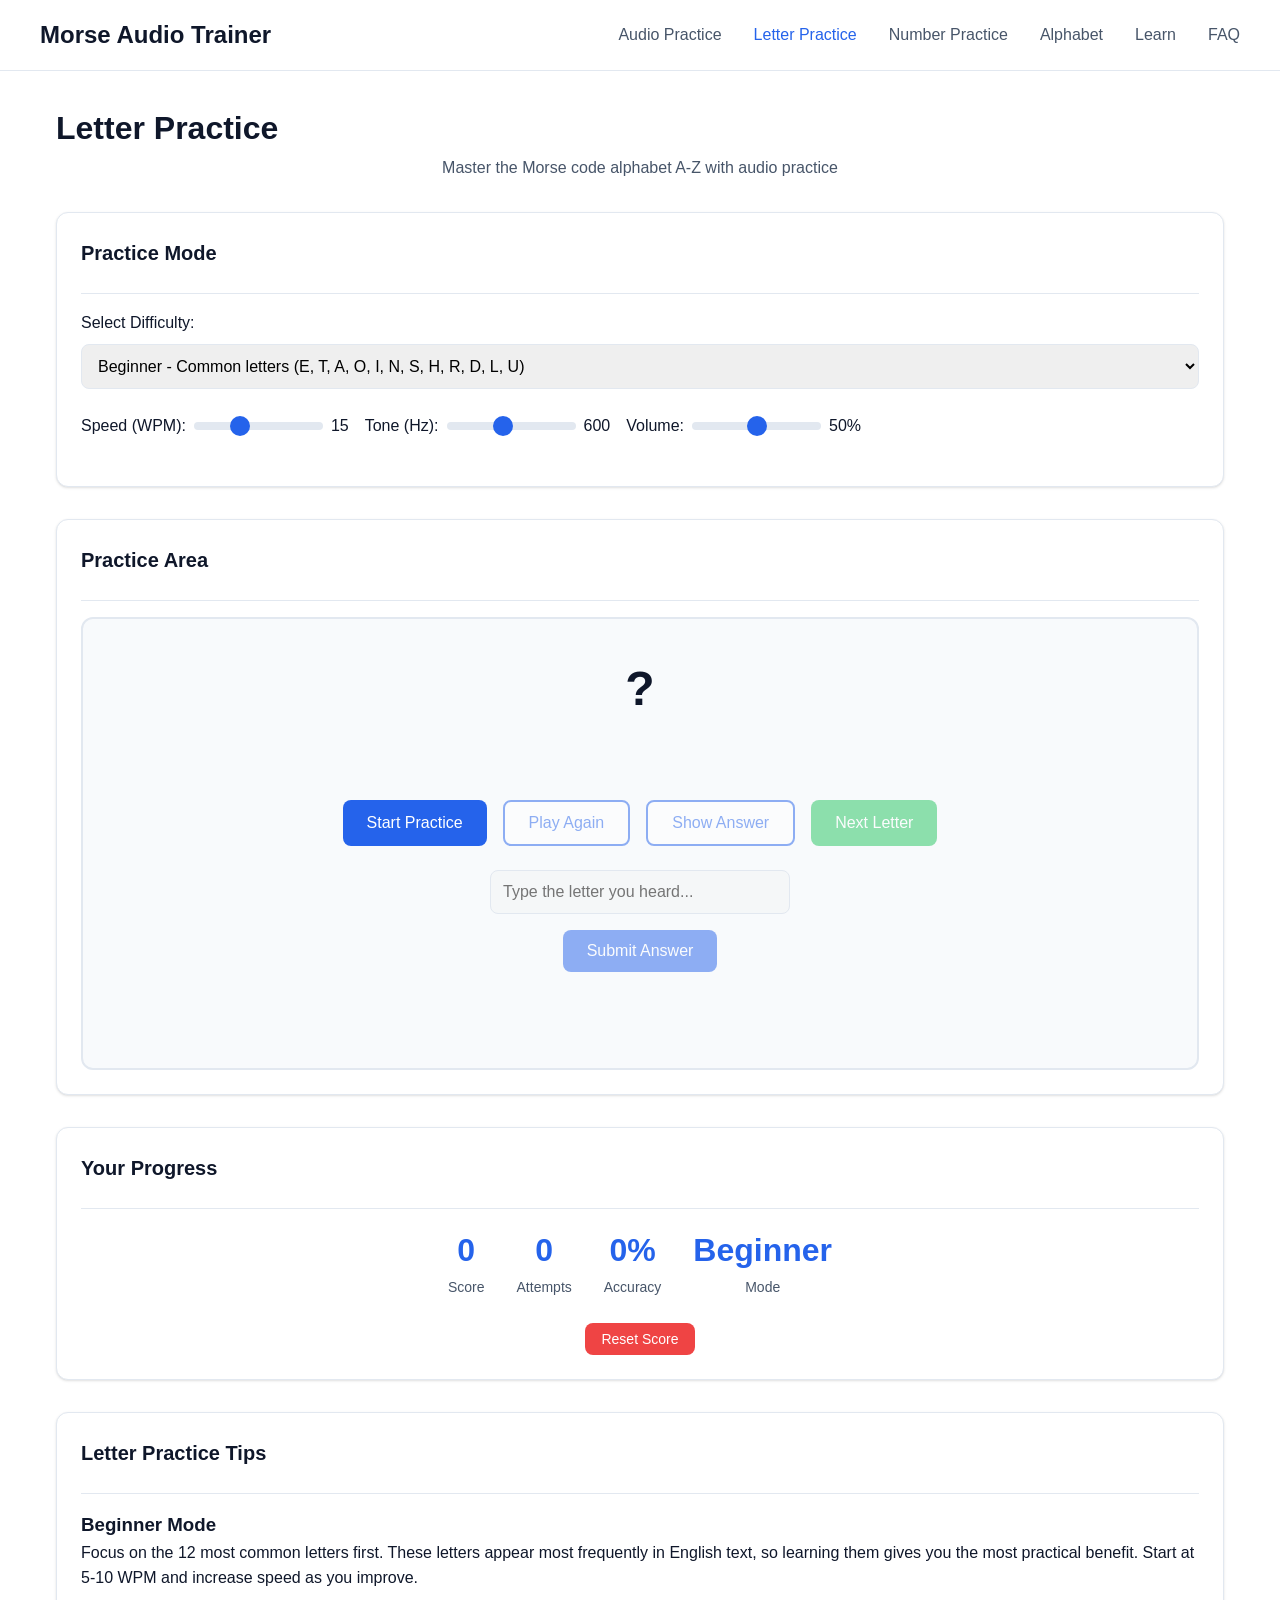
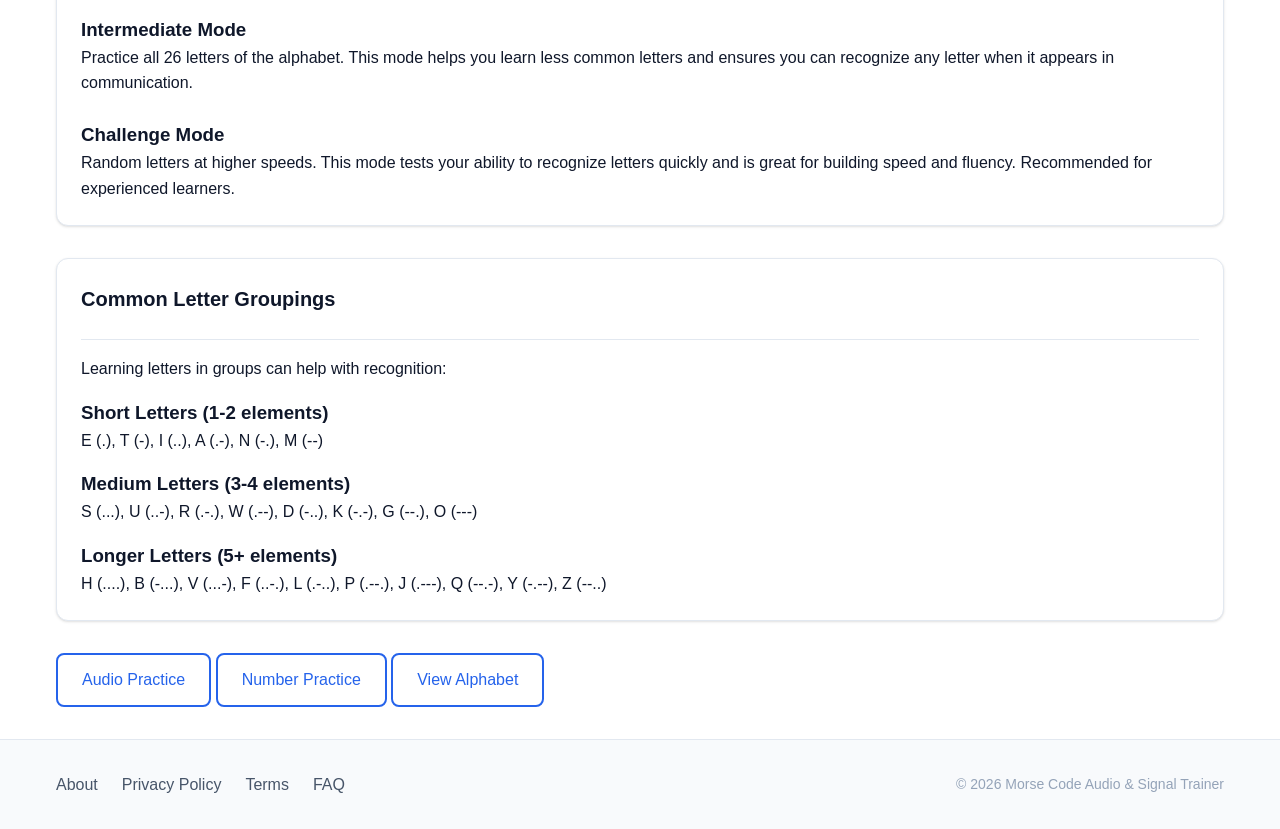
<file: letter-practice.html>
<!DOCTYPE html>
<html lang="en">
<head>
  <meta charset="UTF-8">
  <meta name="viewport" content="width=device-width, initial-scale=1.0">
  <title>Letter Practice - Morse Code Audio & Signal Trainer</title>
  <meta name="description" content="Practice Morse code letters A-Z with audio. Choose from beginner, intermediate, or challenge modes to improve your letter recognition skills.">
  <link rel="canonical" href="https://pro-morse-code.mrohan000555-wq.deno.net/letter-practice.html">
  <meta property="og:title" content="Letter Practice - Morse Code Audio & Signal Trainer">
  <meta property="og:description" content="Practice Morse code letters A-Z with audio. Choose from beginner, intermediate, or challenge modes to improve your letter recognition skills.">
  <meta property="og:type" content="website">
  <meta property="og:url" content="https://pro-morse-code.mrohan000555-wq.deno.net/letter-practice.html">
  <link rel="stylesheet" href="assets/css/style.css">
  <script type="application/ld+json">
  {
    "@context": "https://schema.org",
    "@type": "WebPage",
    "name": "Letter Practice",
    "description": "Practice Morse code letters A-Z with audio. Choose from beginner, intermediate, or challenge modes to improve your letter recognition skills.",
    "url": "https://pro-morse-code.mrohan000555-wq.deno.net/letter-practice.html",
    "isPartOf": {
      "@type": "WebSite",
      "name": "Morse Code Audio & Signal Trainer",
      "url": "https://pro-morse-code.mrohan000555-wq.deno.net/"
    }
  }
  </script>
</head>
<body>
  <header>
    <div class="container header-inner">
      <a href="index.html" class="logo">Morse Audio Trainer</a>
      <button class="mobile-menu-toggle" aria-label="Toggle navigation">☰</button>
      <nav>
        <a href="audio-practice.html">Audio Practice</a>
        <a href="letter-practice.html">Letter Practice</a>
        <a href="number-practice.html">Number Practice</a>
        <a href="morse-code-alphabet.html">Alphabet</a>
        <a href="learn-morse-code.html">Learn</a>
        <a href="faq.html">FAQ</a>
      </nav>
    </div>
  </header>

  <main>
    <div class="container">
      <h1>Letter Practice</h1>
      <p class="section-subtitle">Master the Morse code alphabet A-Z with audio practice</p>

      <div class="card mt-4">
        <div class="card-header">
          <h2 class="card-title">Practice Mode</h2>
        </div>
        
        <div class="form-group">
          <label for="difficulty">Select Difficulty:</label>
          <select id="difficulty">
            <option value="beginner">Beginner - Common letters (E, T, A, O, I, N, S, H, R, D, L, U)</option>
            <option value="intermediate">Intermediate - All letters A-Z</option>
            <option value="challenge">Challenge - Random letters at higher speed</option>
          </select>
        </div>

        <div class="audio-controls">
          <div class="audio-control-group">
            <label for="wpm">Speed (WPM):</label>
            <input type="range" id="wpm" min="5" max="35" value="15" step="5">
            <span id="wpm-value">15</span>
          </div>
          
          <div class="audio-control-group">
            <label for="frequency">Tone (Hz):</label>
            <input type="range" id="frequency" min="300" max="1000" value="600" step="50">
            <span id="frequency-value">600</span>
          </div>
          
          <div class="audio-control-group">
            <label for="volume">Volume:</label>
            <input type="range" id="volume" min="0" max="100" value="50" step="5">
            <span id="volume-value">50%</span>
          </div>
        </div>
      </div>

      <div class="card mt-4">
        <div class="card-header">
          <h2 class="card-title">Practice Area</h2>
        </div>

        <div class="practice-area">
          <div class="practice-display" id="practice-display">?</div>
          <div class="practice-morse" id="practice-morse"></div>
          
          <div class="practice-controls">
            <button id="start-btn" class="btn btn-primary">Start Practice</button>
            <button id="play-again-btn" class="btn btn-secondary" disabled>Play Again</button>
            <button id="show-answer-btn" class="btn btn-secondary" disabled>Show Answer</button>
            <button id="next-btn" class="btn btn-success" disabled>Next Letter</button>
          </div>

          <div class="practice-input">
            <input type="text" id="answer-input" placeholder="Type the letter you heard..." maxlength="1" disabled>
            <button id="submit-btn" class="btn btn-primary mt-2" disabled>Submit Answer</button>
          </div>

          <div class="practice-feedback" id="practice-feedback"></div>
        </div>
      </div>

      <div class="card mt-4">
        <div class="card-header">
          <h2 class="card-title">Your Progress</h2>
        </div>

        <div class="practice-stats">
          <div class="stat-item">
            <div class="stat-value" id="score">0</div>
            <div class="stat-label">Score</div>
          </div>
          <div class="stat-item">
            <div class="stat-value" id="attempts">0</div>
            <div class="stat-label">Attempts</div>
          </div>
          <div class="stat-item">
            <div class="stat-value" id="accuracy">0%</div>
            <div class="stat-label">Accuracy</div>
          </div>
          <div class="stat-item">
            <div class="stat-value" id="difficulty-display">Beginner</div>
            <div class="stat-label">Mode</div>
          </div>
        </div>

        <div class="text-center mt-3">
          <button id="reset-score-btn" class="btn btn-error btn-sm">Reset Score</button>
        </div>
      </div>

      <div class="card mt-4">
        <div class="card-header">
          <h2 class="card-title">Letter Practice Tips</h2>
        </div>
        
        <h3>Beginner Mode</h3>
        <p>Focus on the 12 most common letters first. These letters appear most frequently in English text, so learning them gives you the most practical benefit. Start at 5-10 WPM and increase speed as you improve.</p>
        
        <h3 class="mt-3">Intermediate Mode</h3>
        <p>Practice all 26 letters of the alphabet. This mode helps you learn less common letters and ensures you can recognize any letter when it appears in communication.</p>
        
        <h3 class="mt-3">Challenge Mode</h3>
        <p>Random letters at higher speeds. This mode tests your ability to recognize letters quickly and is great for building speed and fluency. Recommended for experienced learners.</p>
      </div>

      <div class="card mt-4">
        <div class="card-header">
          <h2 class="card-title">Common Letter Groupings</h2>
        </div>
        
        <p>Learning letters in groups can help with recognition:</p>
        
        <h3 class="mt-2">Short Letters (1-2 elements)</h3>
        <p>E (.), T (-), I (..), A (.-), N (-.), M (--)</p>
        
        <h3 class="mt-2">Medium Letters (3-4 elements)</h3>
        <p>S (...), U (..-), R (.-.), W (.--), D (-..), K (-.-), G (--.), O (---)</p>
        
        <h3 class="mt-2">Longer Letters (5+ elements)</h3>
        <p>H (....), B (-...), V (...-), F (..-.), L (.-..), P (.--.), J (.---), Q (--.-), Y (-.--), Z (--..)</p>
      </div>

      <div class="mt-4">
        <a href="audio-practice.html" class="btn btn-secondary">Audio Practice</a>
        <a href="number-practice.html" class="btn btn-secondary">Number Practice</a>
        <a href="morse-code-alphabet.html" class="btn btn-secondary">View Alphabet</a>
      </div>
    </div>
  </main>

  <footer>
    <div class="container footer-inner">
      <div class="footer-links">
        <a href="about.html">About</a>
        <a href="privacy-policy.html">Privacy Policy</a>
        <a href="terms.html">Terms</a>
        <a href="faq.html">FAQ</a>
      </div>
      <p class="footer-copyright">© 2026 Morse Code Audio & Signal Trainer</p>
    </div>
  </footer>

  <script src="assets/js/audio.js"></script>
  <script src="assets/js/practice.js"></script>
  <script src="assets/js/main.js"></script>
  <script>
    document.addEventListener('DOMContentLoaded', function() {
      const audio = new MorseAudio();
      const session = new AudioPracticeSession(audio);
      
      const wpmSlider = document.getElementById('wpm');
      const wpmValue = document.getElementById('wpm-value');
      const frequencySlider = document.getElementById('frequency');
      const frequencyValue = document.getElementById('frequency-value');
      const volumeSlider = document.getElementById('volume');
      const volumeValue = document.getElementById('volume-value');
      const difficultySelect = document.getElementById('difficulty');
      
      const startBtn = document.getElementById('start-btn');
      const playAgainBtn = document.getElementById('play-again-btn');
      const showAnswerBtn = document.getElementById('show-answer-btn');
      const nextBtn = document.getElementById('next-btn');
      const submitBtn = document.getElementById('submit-btn');
      const resetScoreBtn = document.getElementById('reset-score-btn');
      
      const answerInput = document.getElementById('answer-input');
      const practiceDisplay = document.getElementById('practice-display');
      const practiceMorse = document.getElementById('practice-morse');
      const practiceFeedback = document.getElementById('practice-feedback');
      
      let isPracticeActive = false;

      wpmSlider.addEventListener('input', function() {
        const wpm = parseInt(this.value);
        wpmValue.textContent = wpm;
        audio.setWPM(wpm);
      });

      frequencySlider.addEventListener('input', function() {
        const freq = parseInt(this.value);
        frequencyValue.textContent = freq;
        audio.setFrequency(freq);
      });

      volumeSlider.addEventListener('input', function() {
        const vol = parseInt(this.value) / 100;
        volumeValue.textContent = this.value + '%';
        audio.setVolume(vol);
      });

      difficultySelect.addEventListener('change', function() {
        session.setDifficulty(this.value);
        
        if (this.value === 'challenge') {
          wpmSlider.value = 25;
          wpmValue.textContent = 25;
          audio.setWPM(25);
        } else {
          wpmSlider.value = 15;
          wpmValue.textContent = 15;
          audio.setWPM(15);
        }
      });

      startBtn.addEventListener('click', function() {
        audio.setWPM(parseInt(wpmSlider.value));
        audio.setFrequency(parseInt(frequencySlider.value));
        audio.setVolume(parseInt(volumeSlider.value) / 100);
        
        session.setPracticeType('letters');
        session.setDifficulty(difficultySelect.value);
        
        session.start();
        isPracticeActive = true;
        
        practiceDisplay.textContent = '?';
        practiceMorse.textContent = '';
        practiceFeedback.textContent = '';
        practiceFeedback.className = 'practice-feedback';
        
        startBtn.disabled = true;
        playAgainBtn.disabled = false;
        showAnswerBtn.disabled = false;
        nextBtn.disabled = false;
        submitBtn.disabled = false;
        answerInput.disabled = false;
        answerInput.value = '';
        answerInput.focus();
      });

      playAgainBtn.addEventListener('click', function() {
        session.playAgain();
        practiceDisplay.textContent = '?';
        practiceMorse.textContent = '';
        practiceFeedback.textContent = '';
        practiceFeedback.className = 'practice-feedback';
      });

      showAnswerBtn.addEventListener('click', function() {
        const answer = session.showAnswer();
        practiceDisplay.textContent = answer;
        practiceMorse.textContent = audio.textToMorse(answer);
      });

      nextBtn.addEventListener('click', function() {
        session.next();
        practiceDisplay.textContent = '?';
        practiceMorse.textContent = '';
        practiceFeedback.textContent = '';
        practiceFeedback.className = 'practice-feedback';
        answerInput.value = '';
        answerInput.focus();
      });

      submitBtn.addEventListener('click', function() {
        const userAnswer = answerInput.value.trim().toUpperCase();
        if (!userAnswer) return;
        
        const result = session.submitAnswer(userAnswer);
        
        practiceDisplay.textContent = result.correctAnswer;
        practiceMorse.textContent = audio.textToMorse(result.correctAnswer);
        
        practiceFeedback.textContent = result.message;
        practiceFeedback.className = 'practice-feedback ' + (result.correct ? 'correct' : 'incorrect');
        
        answerInput.value = '';
      });

      answerInput.addEventListener('keypress', function(e) {
        if (e.key === 'Enter' && !submitBtn.disabled) {
          submitBtn.click();
        }
      });

      answerInput.addEventListener('input', function() {
        this.value = this.value.toUpperCase();
      });

      resetScoreBtn.addEventListener('click', function() {
        session.reset();
        practiceDisplay.textContent = '?';
        practiceMorse.textContent = '';
        practiceFeedback.textContent = '';
        practiceFeedback.className = 'practice-feedback';
        answerInput.value = '';
      });

      audio.onComplete = function() {
        if (isPracticeActive) {
          answerInput.focus();
        }
      };

      difficultySelect.value = 'beginner';
    });
  </script>
</body>
</html>
</file>
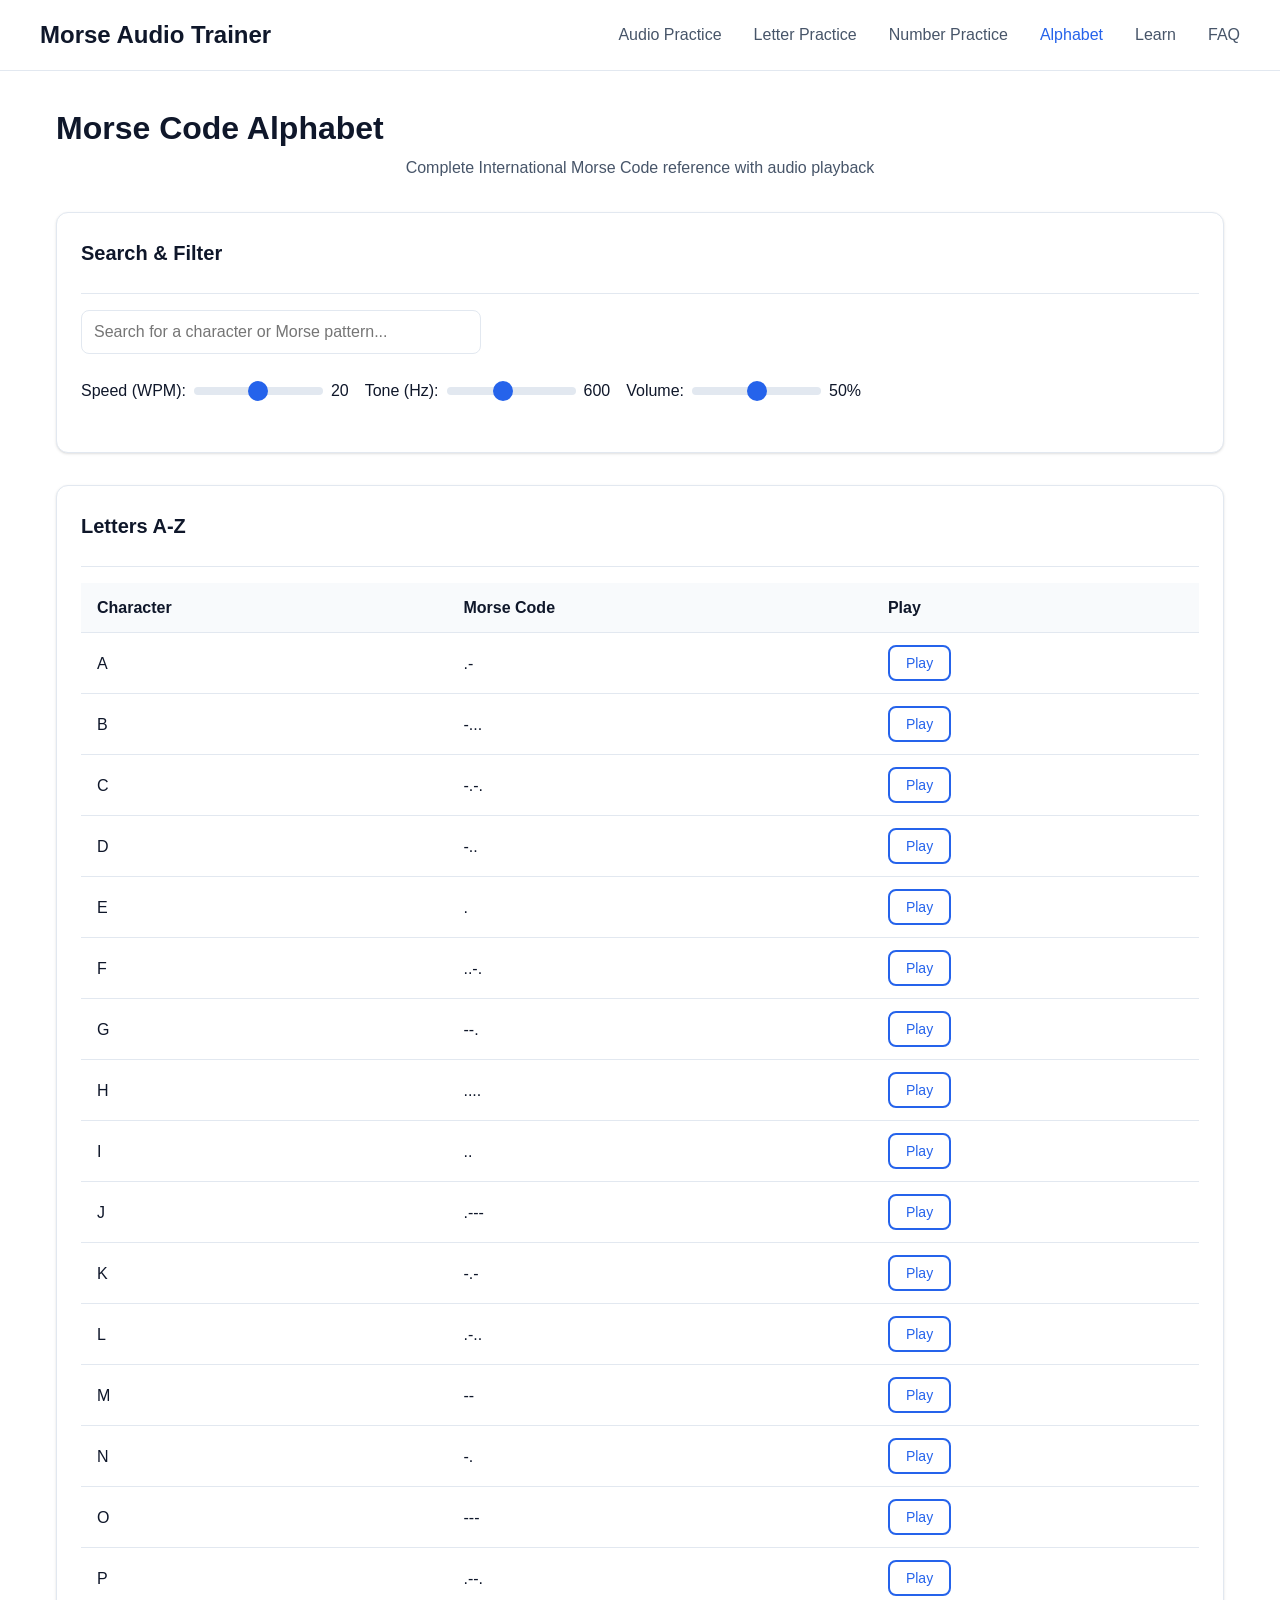
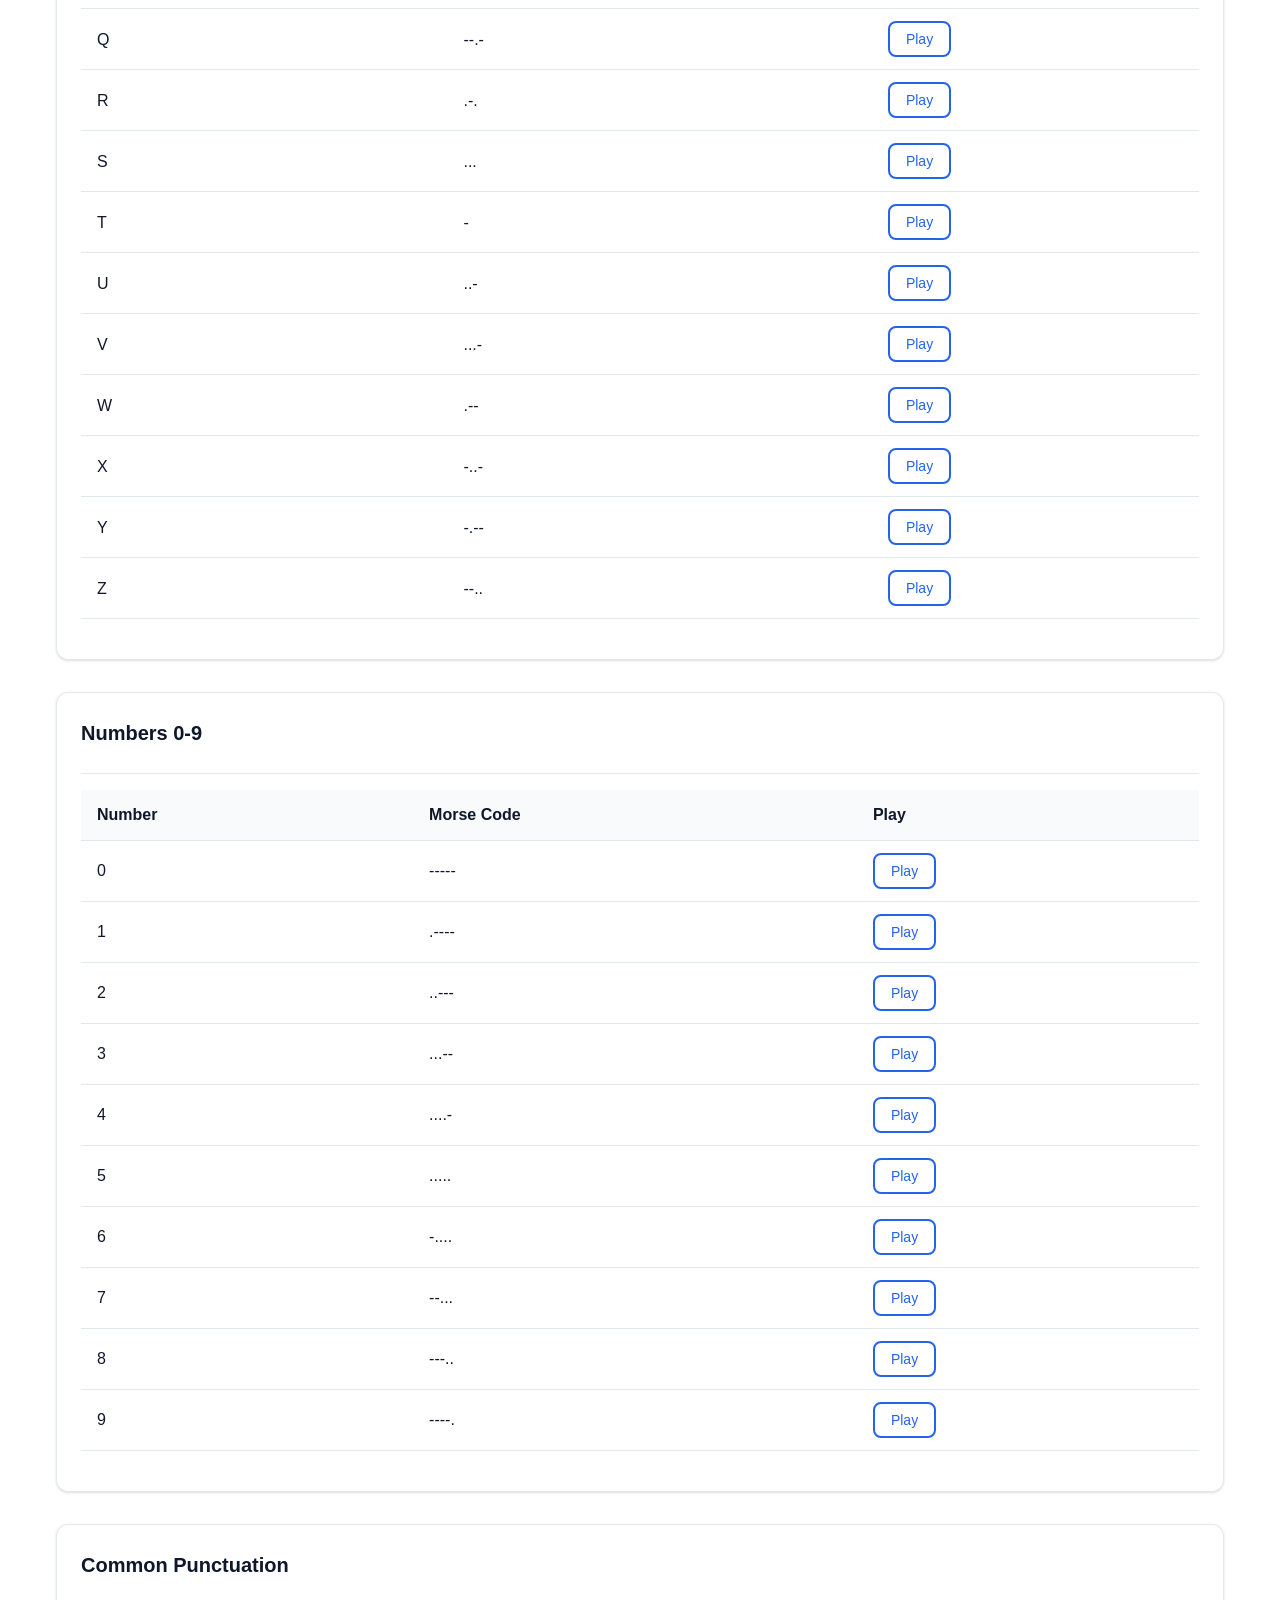
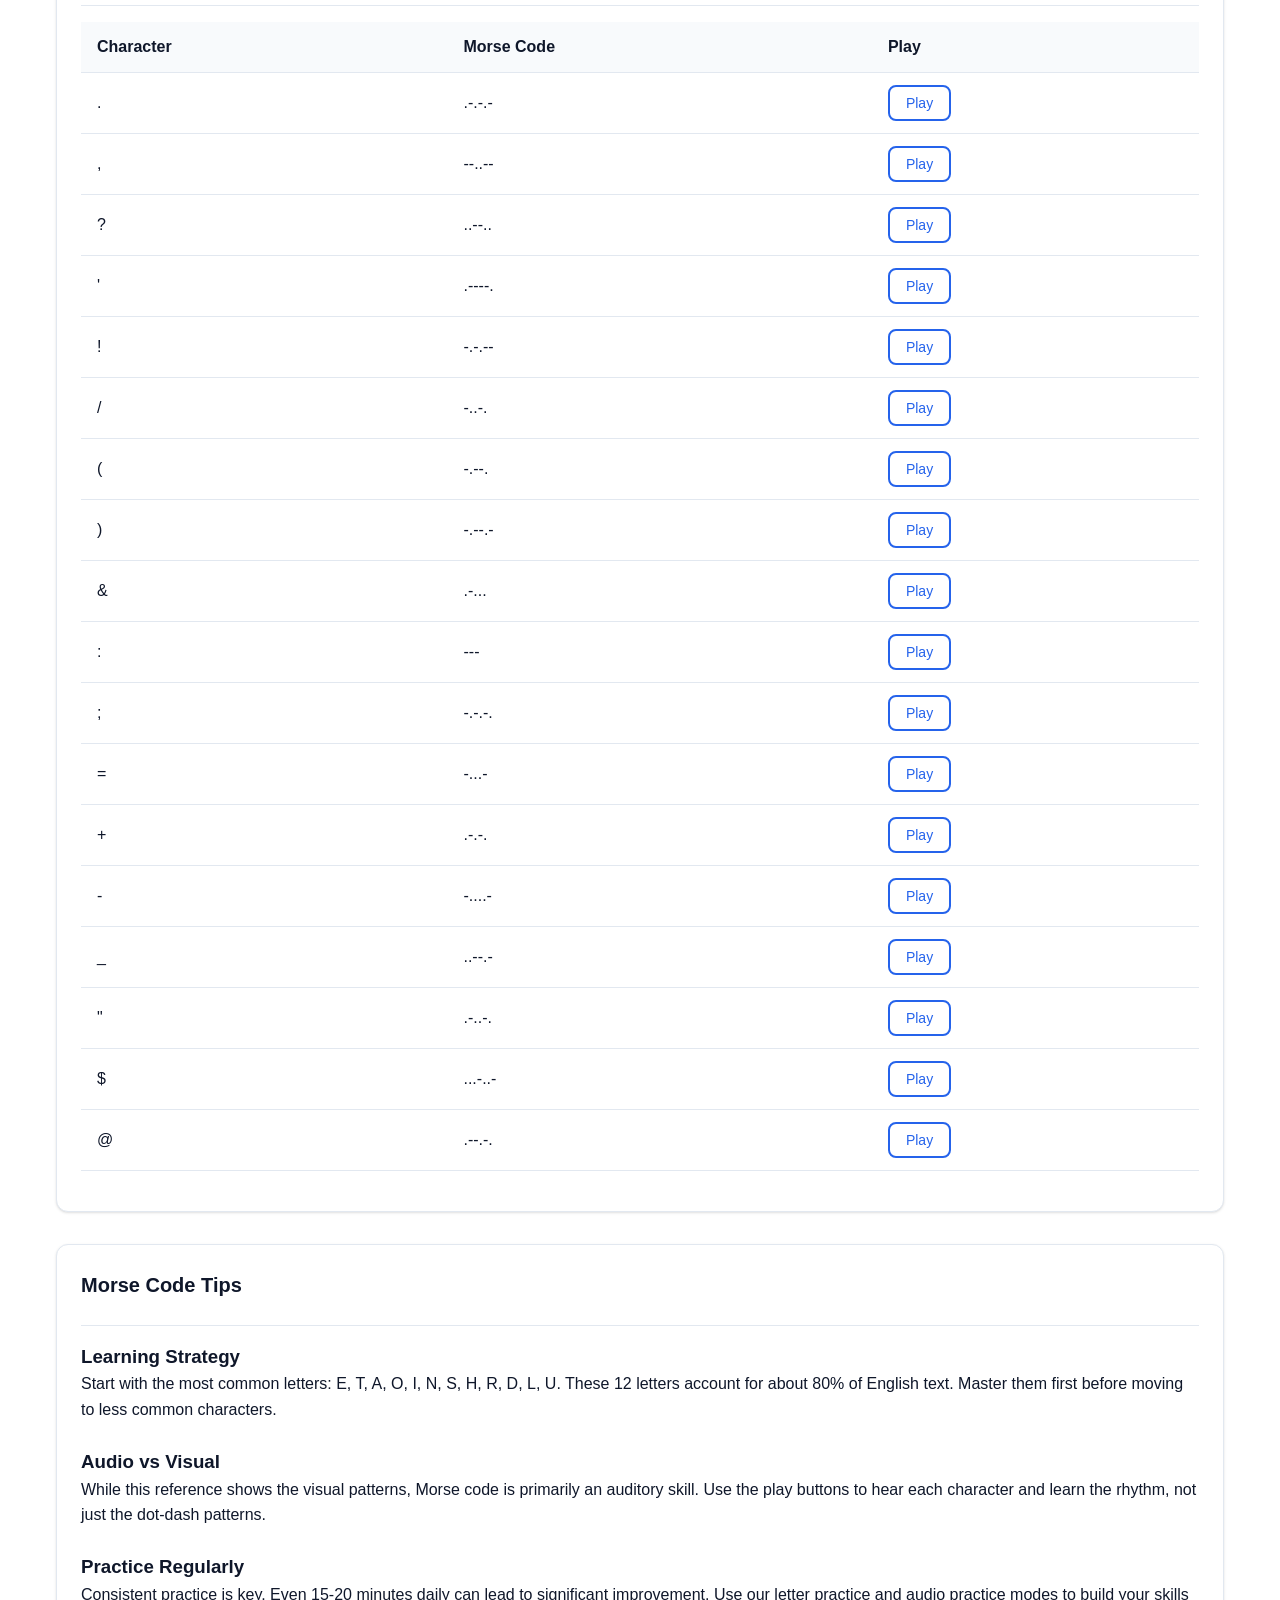
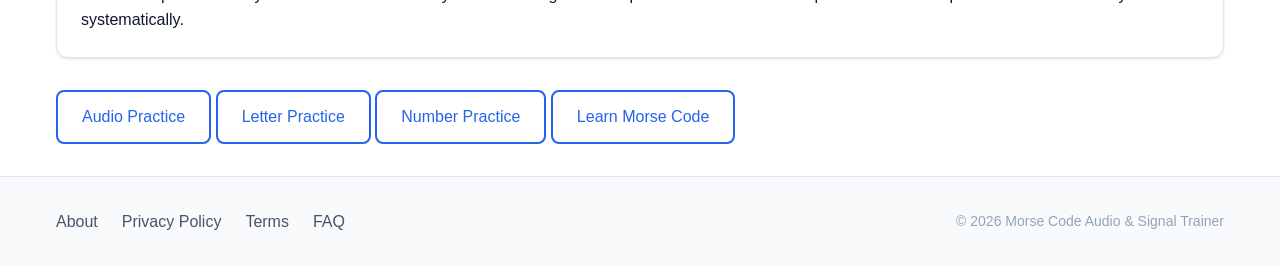
<file: morse-code-alphabet.html>
<!DOCTYPE html>
<html lang="en">
<head>
  <meta charset="UTF-8">
  <meta name="viewport" content="width=device-width, initial-scale=1.0">
  <title>Morse Code Alphabet - Complete A-Z Reference with Audio</title>
  <meta name="description" content="Complete International Morse Code alphabet reference with A-Z, numbers, and punctuation. Listen to each character with our audio player.">
  <link rel="canonical" href="https://pro-morse-code.mrohan000555-wq.deno.net/morse-code-alphabet.html">
  <meta property="og:title" content="Morse Code Alphabet - Complete A-Z Reference with Audio">
  <meta property="og:description" content="Complete International Morse Code alphabet reference with A-Z, numbers, and punctuation. Listen to each character with our audio player.">
  <meta property="og:type" content="website">
  <meta property="og:url" content="https://pro-morse-code.mrohan000555-wq.deno.net/morse-code-alphabet.html">
  <link rel="stylesheet" href="assets/css/style.css">
  <script type="application/ld+json">
  {
    "@context": "https://schema.org",
    "@type": "WebPage",
    "name": "Morse Code Alphabet",
    "description": "Complete International Morse Code alphabet reference with A-Z, numbers, and punctuation. Listen to each character with our audio player.",
    "url": "https://pro-morse-code.mrohan000555-wq.deno.net/morse-code-alphabet.html",
    "isPartOf": {
      "@type": "WebSite",
      "name": "Morse Code Audio & Signal Trainer",
      "url": "https://pro-morse-code.mrohan000555-wq.deno.net/"
    }
  }
  </script>
</head>
<body>
  <header>
    <div class="container header-inner">
      <a href="index.html" class="logo">Morse Audio Trainer</a>
      <button class="mobile-menu-toggle" aria-label="Toggle navigation">☰</button>
      <nav>
        <a href="audio-practice.html">Audio Practice</a>
        <a href="letter-practice.html">Letter Practice</a>
        <a href="number-practice.html">Number Practice</a>
        <a href="morse-code-alphabet.html">Alphabet</a>
        <a href="learn-morse-code.html">Learn</a>
        <a href="faq.html">FAQ</a>
      </nav>
    </div>
  </header>

  <main>
    <div class="container">
      <h1>Morse Code Alphabet</h1>
      <p class="section-subtitle">Complete International Morse Code reference with audio playback</p>

      <div class="card mt-4">
        <div class="card-header">
          <h2 class="card-title">Search & Filter</h2>
        </div>
        <div class="search-box">
          <input type="text" id="search-input" placeholder="Search for a character or Morse pattern...">
        </div>
        <div class="audio-controls">
          <div class="audio-control-group">
            <label for="wpm">Speed (WPM):</label>
            <input type="range" id="wpm" min="5" max="35" value="20" step="5">
            <span id="wpm-value">20</span>
          </div>
          
          <div class="audio-control-group">
            <label for="frequency">Tone (Hz):</label>
            <input type="range" id="frequency" min="300" max="1000" value="600" step="50">
            <span id="frequency-value">600</span>
          </div>
          
          <div class="audio-control-group">
            <label for="volume">Volume:</label>
            <input type="range" id="volume" min="0" max="100" value="50" step="5">
            <span id="volume-value">50%</span>
          </div>
        </div>
      </div>

      <div class="card mt-4">
        <div class="card-header">
          <h2 class="card-title">Letters A-Z</h2>
        </div>
        <table id="letters-table">
          <thead>
            <tr>
              <th>Character</th>
              <th>Morse Code</th>
              <th>Play</th>
            </tr>
          </thead>
          <tbody>
            <tr data-char="A" data-morse="."><td>A</td><td>.-</td><td><button class="btn btn-sm btn-secondary play-btn" data-text="A">Play</button></td></tr>
            <tr data-char="B" data-morse="-..."><td>B</td><td>-...</td><td><button class="btn btn-sm btn-secondary play-btn" data-text="B">Play</button></td></tr>
            <tr data-char="C" data-morse="-.-."><td>C</td><td>-.-.</td><td><button class="btn btn-sm btn-secondary play-btn" data-text="C">Play</button></td></tr>
            <tr data-char="D" data-morse="-.."><td>D</td><td>-..</td><td><button class="btn btn-sm btn-secondary play-btn" data-text="D">Play</button></td></tr>
            <tr data-char="E" data-morse="."><td>E</td><td>.</td><td><button class="btn btn-sm btn-secondary play-btn" data-text="E">Play</button></td></tr>
            <tr data-char="F" data-morse="..-."><td>F</td><td>..-.</td><td><button class="btn btn-sm btn-secondary play-btn" data-text="F">Play</button></td></tr>
            <tr data-char="G" data-morse="--."><td>G</td><td>--.</td><td><button class="btn btn-sm btn-secondary play-btn" data-text="G">Play</button></td></tr>
            <tr data-char="H" data-morse="...."><td>H</td><td>....</td><td><button class="btn btn-sm btn-secondary play-btn" data-text="H">Play</button></td></tr>
            <tr data-char="I" data-morse=".."><td>I</td><td>..</td><td><button class="btn btn-sm btn-secondary play-btn" data-text="I">Play</button></td></tr>
            <tr data-char="J" data-morse=".---"><td>J</td><td>.---</td><td><button class="btn btn-sm btn-secondary play-btn" data-text="J">Play</button></td></tr>
            <tr data-char="K" data-morse="-.-"><td>K</td><td>-.-</td><td><button class="btn btn-sm btn-secondary play-btn" data-text="K">Play</button></td></tr>
            <tr data-char="L" data-morse=".-.."><td>L</td><td>.-..</td><td><button class="btn btn-sm btn-secondary play-btn" data-text="L">Play</button></td></tr>
            <tr data-char="M" data-morse="--"><td>M</td><td>--</td><td><button class="btn btn-sm btn-secondary play-btn" data-text="M">Play</button></td></tr>
            <tr data-char="N" data-morse="-."><td>N</td><td>-.</td><td><button class="btn btn-sm btn-secondary play-btn" data-text="N">Play</button></td></tr>
            <tr data-char="O" data-morse="---"><td>O</td><td>---</td><td><button class="btn btn-sm btn-secondary play-btn" data-text="O">Play</button></td></tr>
            <tr data-char="P" data-morse=".--."><td>P</td><td>.--.</td><td><button class="btn btn-sm btn-secondary play-btn" data-text="P">Play</button></td></tr>
            <tr data-char="Q" data-morse="--.-"><td>Q</td><td>--.-</td><td><button class="btn btn-sm btn-secondary play-btn" data-text="Q">Play</button></td></tr>
            <tr data-char="R" data-morse=".-."><td>R</td><td>.-.</td><td><button class="btn btn-sm btn-secondary play-btn" data-text="R">Play</button></td></tr>
            <tr data-char="S" data-morse="..."><td>S</td><td>...</td><td><button class="btn btn-sm btn-secondary play-btn" data-text="S">Play</button></td></tr>
            <tr data-char="T" data-morse="-"><td>T</td><td>-</td><td><button class="btn btn-sm btn-secondary play-btn" data-text="T">Play</button></td></tr>
            <tr data-char="U" data-morse="..-"><td>U</td><td>..-</td><td><button class="btn btn-sm btn-secondary play-btn" data-text="U">Play</button></td></tr>
            <tr data-char="V" data-morse="...-"><td>V</td><td>...-</td><td><button class="btn btn-sm btn-secondary play-btn" data-text="V">Play</button></td></tr>
            <tr data-char="W" data-morse=".--"><td>W</td><td>.--</td><td><button class="btn btn-sm btn-secondary play-btn" data-text="W">Play</button></td></tr>
            <tr data-char="X" data-morse="-..-"><td>X</td><td>-..-</td><td><button class="btn btn-sm btn-secondary play-btn" data-text="X">Play</button></td></tr>
            <tr data-char="Y" data-morse="-.--"><td>Y</td><td>-.--</td><td><button class="btn btn-sm btn-secondary play-btn" data-text="Y">Play</button></td></tr>
            <tr data-char="Z" data-morse="--.."><td>Z</td><td>--..</td><td><button class="btn btn-sm btn-secondary play-btn" data-text="Z">Play</button></td></tr>
          </tbody>
        </table>
      </div>

      <div class="card mt-4">
        <div class="card-header">
          <h2 class="card-title">Numbers 0-9</h2>
        </div>
        <table id="numbers-table">
          <thead>
            <tr>
              <th>Number</th>
              <th>Morse Code</th>
              <th>Play</th>
            </tr>
          </thead>
          <tbody>
            <tr data-char="0" data-morse="-----"><td>0</td><td>-----</td><td><button class="btn btn-sm btn-secondary play-btn" data-text="0">Play</button></td></tr>
            <tr data-char="1" data-morse=".----"><td>1</td><td>.----</td><td><button class="btn btn-sm btn-secondary play-btn" data-text="1">Play</button></td></tr>
            <tr data-char="2" data-morse="..---"><td>2</td><td>..---</td><td><button class="btn btn-sm btn-secondary play-btn" data-text="2">Play</button></td></tr>
            <tr data-char="3" data-morse="...--"><td>3</td><td>...--</td><td><button class="btn btn-sm btn-secondary play-btn" data-text="3">Play</button></td></tr>
            <tr data-char="4" data-morse="....-"><td>4</td><td>....-</td><td><button class="btn btn-sm btn-secondary play-btn" data-text="4">Play</button></td></tr>
            <tr data-char="5" data-morse="....."><td>5</td><td>.....</td><td><button class="btn btn-sm btn-secondary play-btn" data-text="5">Play</button></td></tr>
            <tr data-char="6" data-morse="-...."><td>6</td><td>-....</td><td><button class="btn btn-sm btn-secondary play-btn" data-text="6">Play</button></td></tr>
            <tr data-char="7" data-morse="--..."><td>7</td><td>--...</td><td><button class="btn btn-sm btn-secondary play-btn" data-text="7">Play</button></td></tr>
            <tr data-char="8" data-morse="---.."><td>8</td><td>---..</td><td><button class="btn btn-sm btn-secondary play-btn" data-text="8">Play</button></td></tr>
            <tr data-char="9" data-morse="----."><td>9</td><td>----.</td><td><button class="btn btn-sm btn-secondary play-btn" data-text="9">Play</button></td></tr>
          </tbody>
        </table>
      </div>

      <div class="card mt-4">
        <div class="card-header">
          <h2 class="card-title">Common Punctuation</h2>
        </div>
        <table id="punctuation-table">
          <thead>
            <tr>
              <th>Character</th>
              <th>Morse Code</th>
              <th>Play</th>
            </tr>
          </thead>
          <tbody>
            <tr data-char="." data-morse=".----."><td>.</td><td>.-.-.-</td><td><button class="btn btn-sm btn-secondary play-btn" data-text=".">Play</button></td></tr>
            <tr data-char="," data-morse="--..--"><td>,</td><td>--..--</td><td><button class="btn btn-sm btn-secondary play-btn" data-text=",">Play</button></td></tr>
            <tr data-char="?" data-morse="..--.."><td>?</td><td>..--..</td><td><button class="btn btn-sm btn-secondary play-btn" data-text="?">Play</button></td></tr>
            <tr data-char="'" data-morse=".----."><td>'</td><td>.----.</td><td><button class="btn btn-sm btn-secondary play-btn" data-text="'">Play</button></td></tr>
            <tr data-char="!" data-morse="-.-.--"><td>!</td><td>-.-.--</td><td><button class="btn btn-sm btn-secondary play-btn" data-text="!">Play</button></td></tr>
            <tr data-char="/" data-morse="-..-."><td>/</td><td>-..-.</td><td><button class="btn btn-sm btn-secondary play-btn" data-text="/">Play</button></td></tr>
            <tr data-char="(" data-morse="-.--."><td>(</td><td>-.--.</td><td><button class="btn btn-sm btn-secondary play-btn" data-text="(">Play</button></td></tr>
            <tr data-char=")" data-morse="-.--.-"><td>)</td><td>-.--.-</td><td><button class="btn btn-sm btn-secondary play-btn" data-text=")">Play</button></td></tr>
            <tr data-char="&" data-morse=".-..."><td>&</td><td>.-...</td><td><button class="btn btn-sm btn-secondary play-btn" data-text="&">Play</button></td></tr>
            <tr data-char=":" data-morse="---..."><td>:</td><td>---</td><td><button class="btn btn-sm btn-secondary play-btn" data-text=":">Play</button></td></tr>
            <tr data-char=";" data-morse="-.-.-."><td>;</td><td>-.-.-.</td><td><button class="btn btn-sm btn-secondary play-btn" data-text=";">Play</button></td></tr>
            <tr data-char="=" data-morse="-...-"><td>=</td><td>-...-</td><td><button class="btn btn-sm btn-secondary play-btn" data-text="=">Play</button></td></tr>
            <tr data-char="+" data-morse=".-.-."><td>+</td><td>.-.-.</td><td><button class="btn btn-sm btn-secondary play-btn" data-text="+">Play</button></td></tr>
            <tr data-char="-" data-morse="-....-"><td>-</td><td>-....-</td><td><button class="btn btn-sm btn-secondary play-btn" data-text="-">Play</button></td></tr>
            <tr data-char="_" data-morse="..--.-"><td>_</td><td>..--.-</td><td><button class="btn btn-sm btn-secondary play-btn" data-text="_">Play</button></td></tr>
            <tr data-char="&quot;" data-morse=".-."><td>"</td><td>.-..-.</td><td><button class="btn btn-sm btn-secondary play-btn" data-text="&quot;">Play</button></td></tr>
            <tr data-char="$" data-morse="...-..-"><td>$</td><td>...-..-</td><td><button class="btn btn-sm btn-secondary play-btn" data-text="$">Play</button></td></tr>
            <tr data-char="@" data-morse=".--.-."><td>@</td><td>.--.-.</td><td><button class="btn btn-sm btn-secondary play-btn" data-text="@">Play</button></td></tr>
          </tbody>
        </table>
      </div>

      <div class="card mt-4">
        <div class="card-header">
          <h2 class="card-title">Morse Code Tips</h2>
        </div>
        
        <h3>Learning Strategy</h3>
        <p>Start with the most common letters: E, T, A, O, I, N, S, H, R, D, L, U. These 12 letters account for about 80% of English text. Master them first before moving to less common characters.</p>
        
        <h3 class="mt-3">Audio vs Visual</h3>
        <p>While this reference shows the visual patterns, Morse code is primarily an auditory skill. Use the play buttons to hear each character and learn the rhythm, not just the dot-dash patterns.</p>
        
        <h3 class="mt-3">Practice Regularly</h3>
        <p>Consistent practice is key. Even 15-20 minutes daily can lead to significant improvement. Use our letter practice and audio practice modes to build your skills systematically.</p>
      </div>

      <div class="mt-4">
        <a href="audio-practice.html" class="btn btn-secondary">Audio Practice</a>
        <a href="letter-practice.html" class="btn btn-secondary">Letter Practice</a>
        <a href="number-practice.html" class="btn btn-secondary">Number Practice</a>
        <a href="learn-morse-code.html" class="btn btn-secondary">Learn Morse Code</a>
      </div>
    </div>
  </main>

  <footer>
    <div class="container footer-inner">
      <div class="footer-links">
        <a href="about.html">About</a>
        <a href="privacy-policy.html">Privacy Policy</a>
        <a href="terms.html">Terms</a>
        <a href="faq.html">FAQ</a>
      </div>
      <p class="footer-copyright">© 2026 Morse Code Audio & Signal Trainer</p>
    </div>
  </footer>

  <script src="assets/js/audio.js"></script>
  <script src="assets/js/main.js"></script>
  <script>
    document.addEventListener('DOMContentLoaded', function() {
      const audio = new MorseAudio();
      
      const wpmSlider = document.getElementById('wpm');
      const wpmValue = document.getElementById('wpm-value');
      const frequencySlider = document.getElementById('frequency');
      const frequencyValue = document.getElementById('frequency-value');
      const volumeSlider = document.getElementById('volume');
      const volumeValue = document.getElementById('volume-value');
      const searchInput = document.getElementById('search-input');
      
      wpmSlider.addEventListener('input', function() {
        const wpm = parseInt(this.value);
        wpmValue.textContent = wpm;
        audio.setWPM(wpm);
      });

      frequencySlider.addEventListener('input', function() {
        const freq = parseInt(this.value);
        frequencyValue.textContent = freq;
        audio.setFrequency(freq);
      });

      volumeSlider.addEventListener('input', function() {
        const vol = parseInt(this.value) / 100;
        volumeValue.textContent = this.value + '%';
        audio.setVolume(vol);
      });

      document.querySelectorAll('.play-btn').forEach(button => {
        button.addEventListener('click', function() {
          const text = this.getAttribute('data-text');
          audio.setWPM(parseInt(wpmSlider.value));
          audio.setFrequency(parseInt(frequencySlider.value));
          audio.setVolume(parseInt(volumeSlider.value) / 100);
          audio.play(text);
        });
      });

      searchInput.addEventListener('input', function() {
        const searchTerm = this.value.toLowerCase().trim();
        
        document.querySelectorAll('tbody tr').forEach(row => {
          const char = row.getAttribute('data-char').toLowerCase();
          const morse = row.getAttribute('data-morse').toLowerCase();
          
          if (searchTerm === '' || char.includes(searchTerm) || morse.includes(searchTerm)) {
            row.style.display = '';
          } else {
            row.style.display = 'none';
          }
        });
      });
    });
  </script>
</body>
</html>
</file>
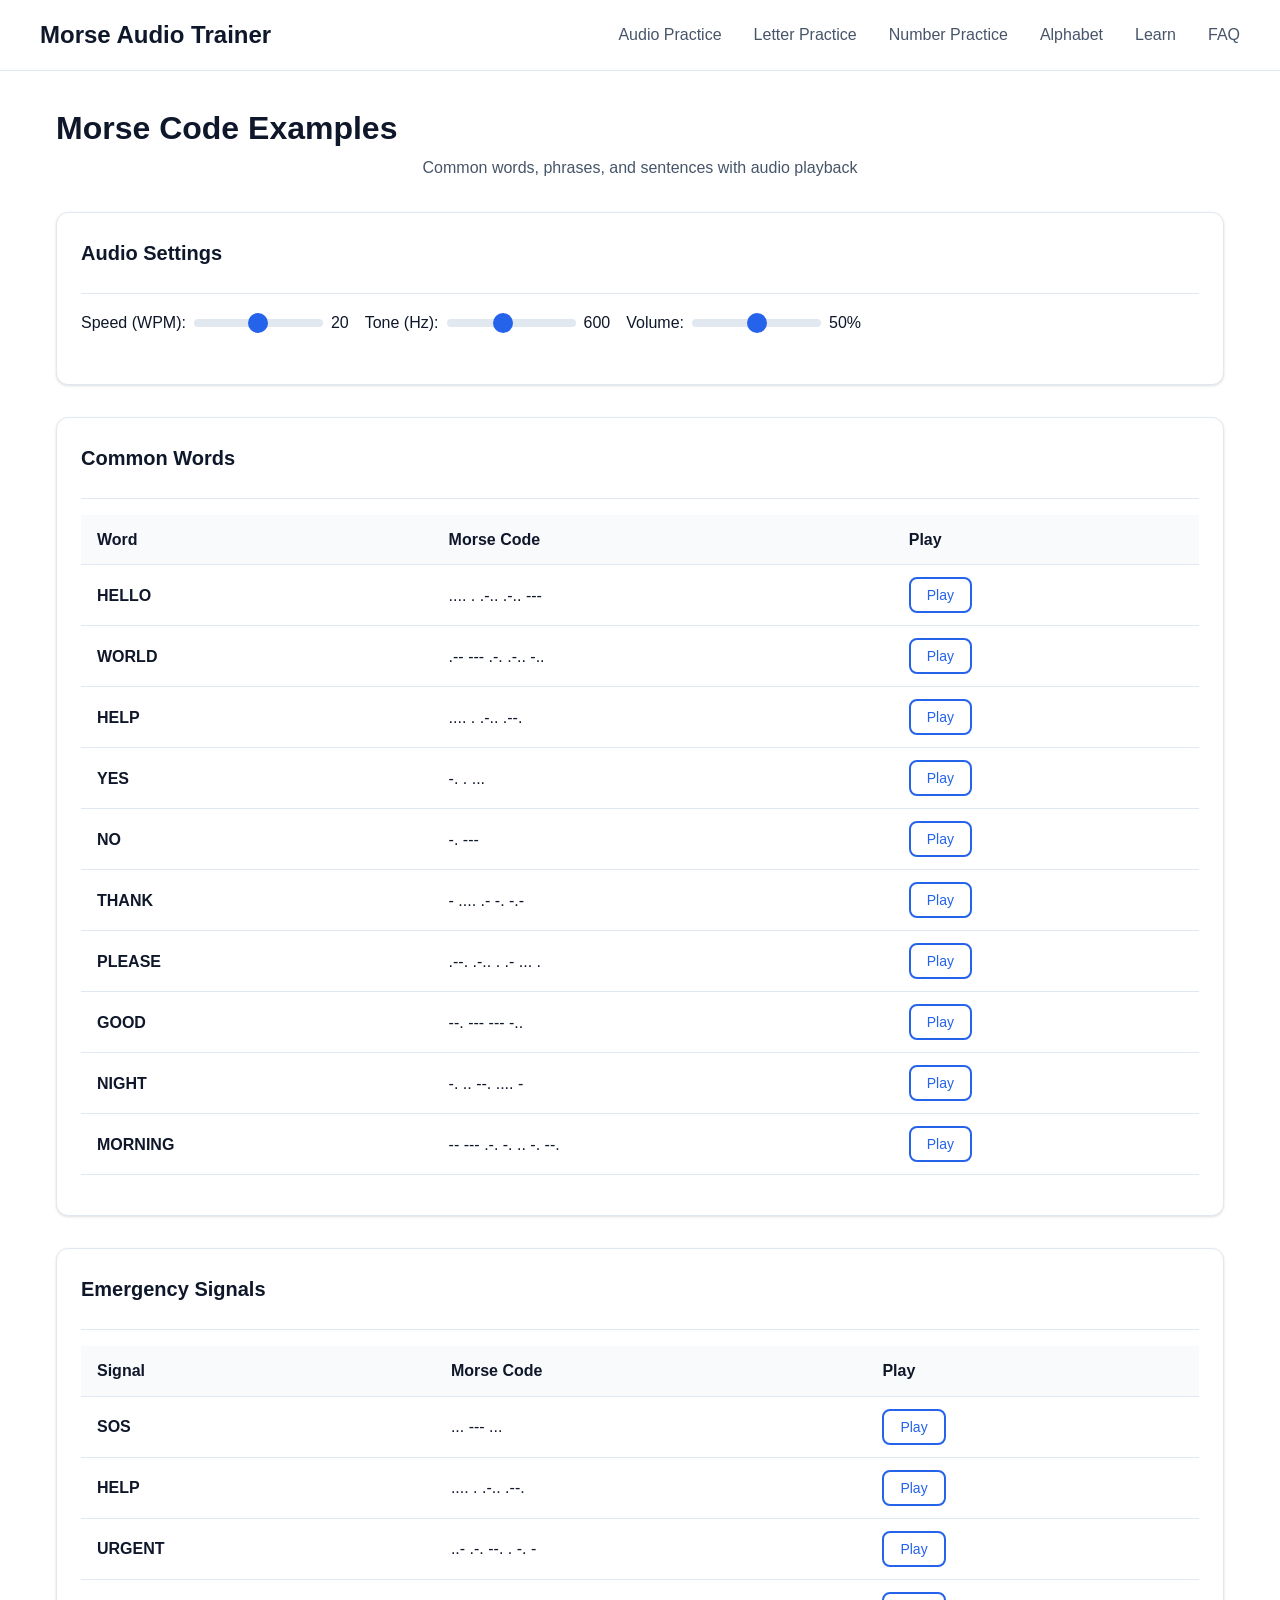
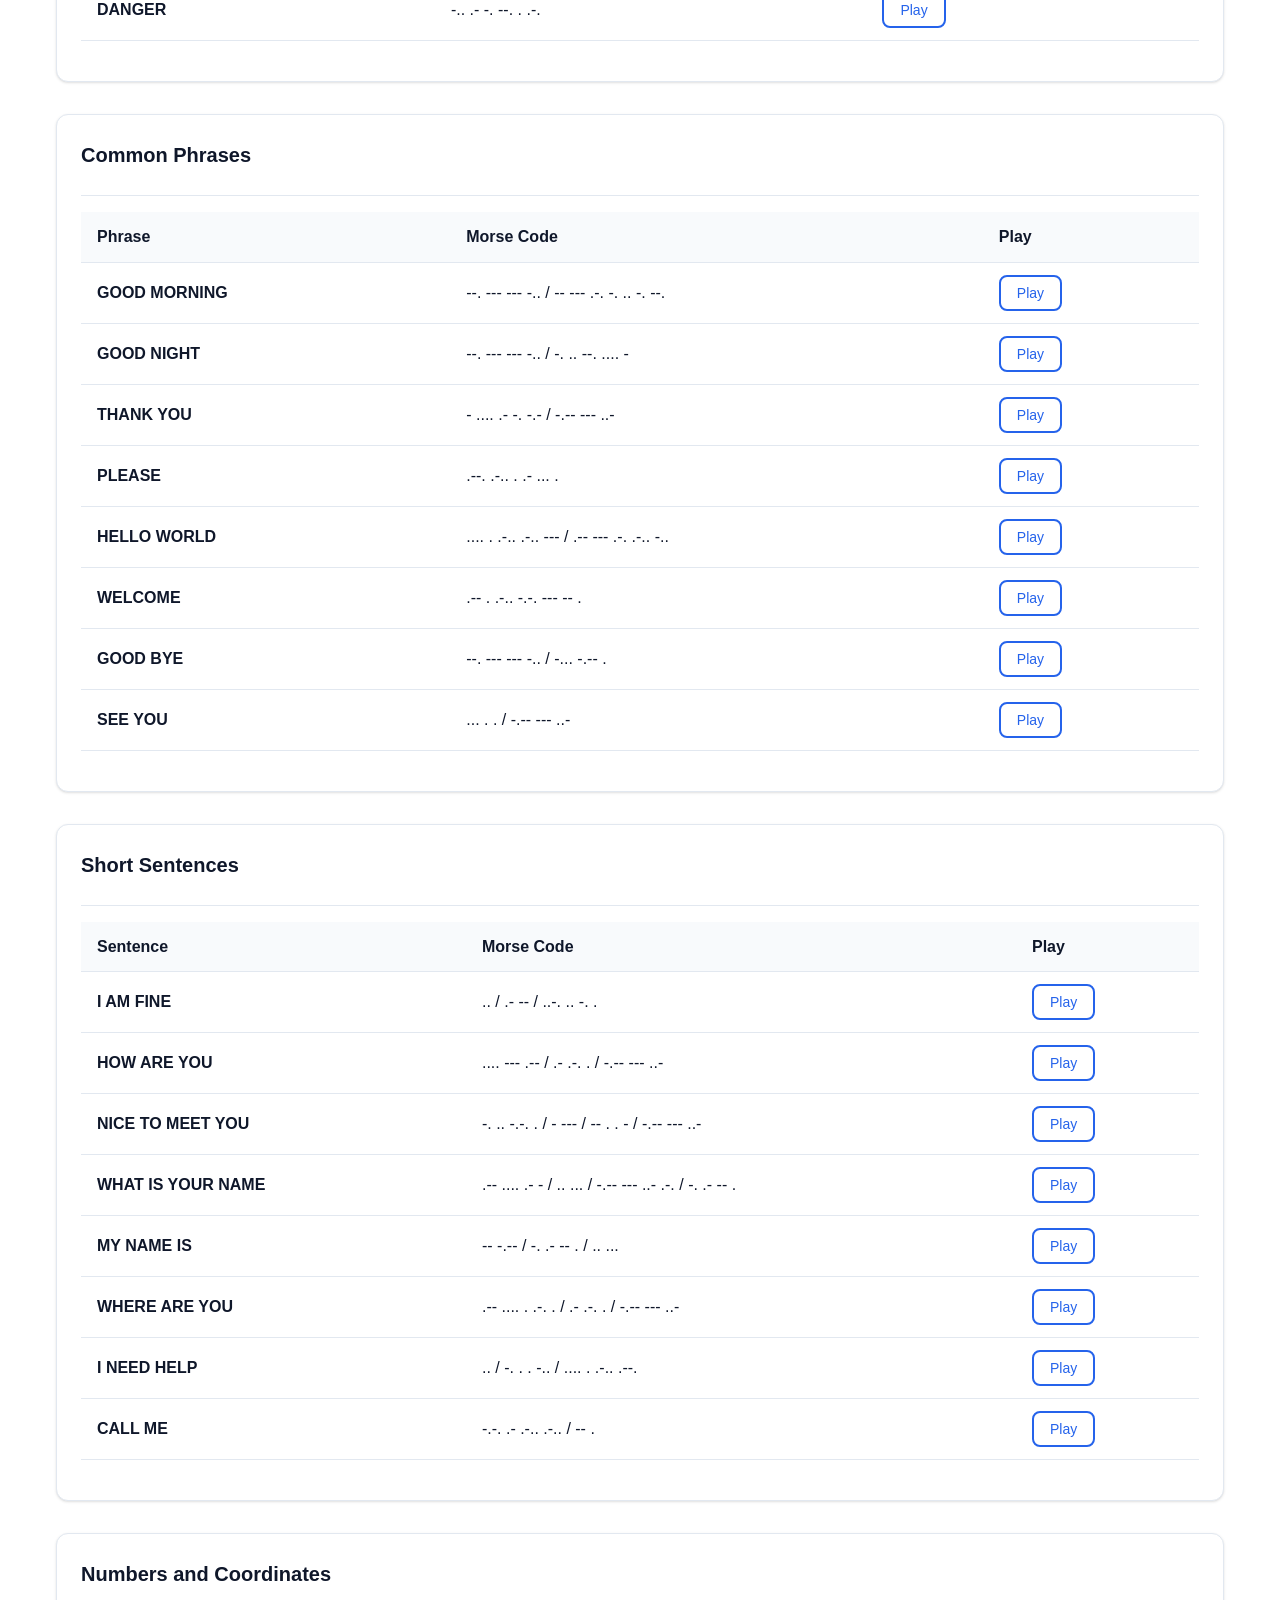
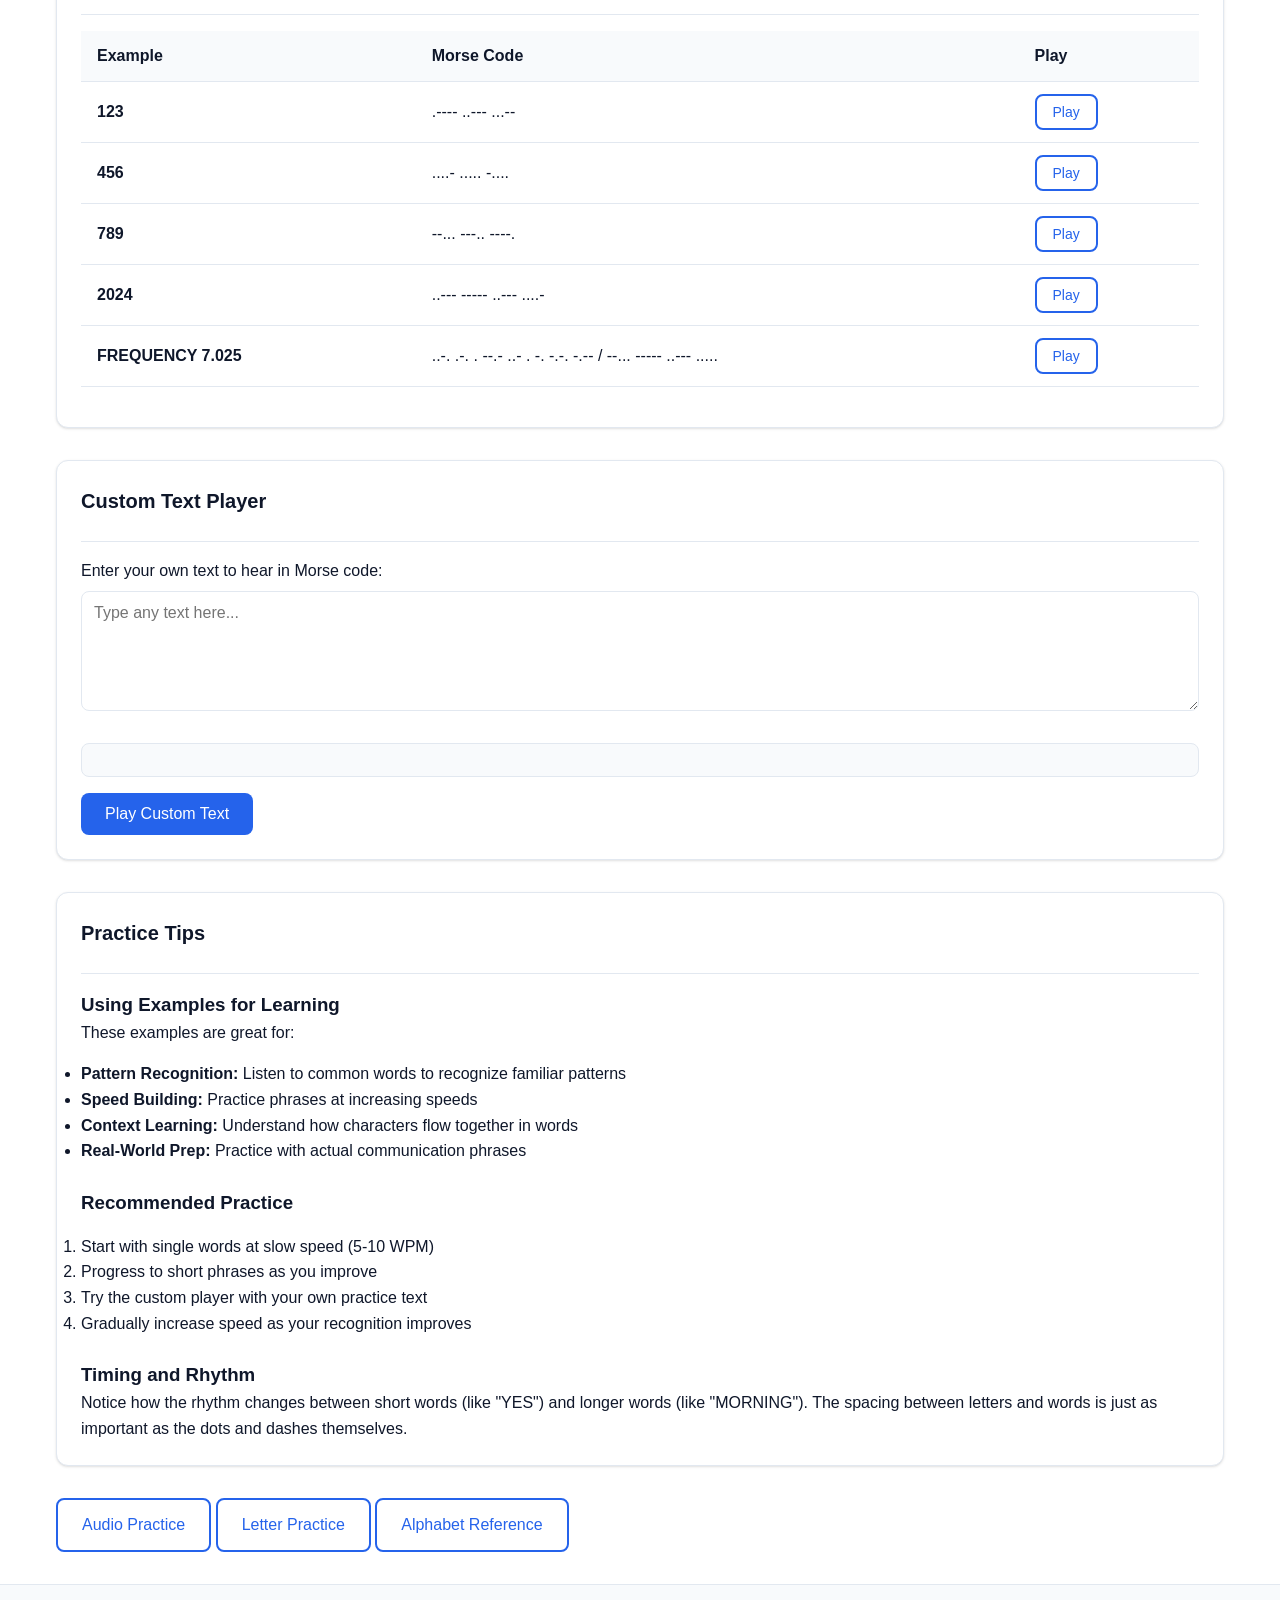
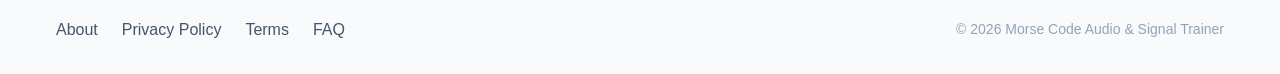
<file: morse-code-examples.html>
<!DOCTYPE html>
<html lang="en">
<head>
  <meta charset="UTF-8">
  <meta name="viewport" content="width=device-width, initial-scale=1.0">
  <title>Morse Code Examples - Sample Words and Phrases with Audio</title>
  <meta name="description" content="Morse code examples with common words, phrases, and sentences. Listen to audio playback of HELLO, SOS, HELP, YES, NO, and more with our Morse code audio generator.">
  <link rel="canonical" href="https://pro-morse-code.mrohan000555-wq.deno.net/morse-code-examples.html">
  <meta property="og:title" content="Morse Code Examples - Sample Words and Phrases with Audio">
  <meta property="og:description" content="Morse code examples with common words, phrases, and sentences. Listen to audio playback of HELLO, SOS, HELP, YES, NO, and more with our Morse code audio generator.">
  <meta property="og:type" content="website">
  <meta property="og:url" content="https://pro-morse-code.mrohan000555-wq.deno.net/morse-code-examples.html">
  <link rel="stylesheet" href="assets/css/style.css">
  <script type="application/ld+json">
  {
    "@context": "https://schema.org",
    "@type": "WebPage",
    "name": "Morse Code Examples",
    "description": "Morse code examples with common words, phrases, and sentences. Listen to audio playback of HELLO, SOS, HELP, YES, NO, and more with our Morse code audio generator.",
    "url": "https://pro-morse-code.mrohan000555-wq.deno.net/morse-code-examples.html",
    "isPartOf": {
      "@type": "WebSite",
      "name": "Morse Code Audio & Signal Trainer",
      "url": "https://pro-morse-code.mrohan000555-wq.deno.net/"
    }
  }
  </script>
</head>
<body>
  <header>
    <div class="container header-inner">
      <a href="index.html" class="logo">Morse Audio Trainer</a>
      <button class="mobile-menu-toggle" aria-label="Toggle navigation">☰</button>
      <nav>
        <a href="audio-practice.html">Audio Practice</a>
        <a href="letter-practice.html">Letter Practice</a>
        <a href="number-practice.html">Number Practice</a>
        <a href="morse-code-alphabet.html">Alphabet</a>
        <a href="learn-morse-code.html">Learn</a>
        <a href="faq.html">FAQ</a>
      </nav>
    </div>
  </header>

  <main>
    <div class="container">
      <h1>Morse Code Examples</h1>
      <p class="section-subtitle">Common words, phrases, and sentences with audio playback</p>

      <div class="card mt-4">
        <div class="card-header">
          <h2 class="card-title">Audio Settings</h2>
        </div>
        <div class="audio-controls">
          <div class="audio-control-group">
            <label for="wpm">Speed (WPM):</label>
            <input type="range" id="wpm" min="5" max="35" value="20" step="5">
            <span id="wpm-value">20</span>
          </div>
          
          <div class="audio-control-group">
            <label for="frequency">Tone (Hz):</label>
            <input type="range" id="frequency" min="300" max="1000" value="600" step="50">
            <span id="frequency-value">600</span>
          </div>
          
          <div class="audio-control-group">
            <label for="volume">Volume:</label>
            <input type="range" id="volume" min="0" max="100" value="50" step="5">
            <span id="volume-value">50%</span>
          </div>
        </div>
      </div>

      <div class="card mt-4">
        <div class="card-header">
          <h2 class="card-title">Common Words</h2>
        </div>
        
        <table>
          <thead>
            <tr>
              <th>Word</th>
              <th>Morse Code</th>
              <th>Play</th>
            </tr>
          </thead>
          <tbody>
            <tr>
              <td><strong>HELLO</strong></td>
              <td>.... . .-.. .-.. ---</td>
              <td><button class="btn btn-sm btn-secondary play-btn" data-text="HELLO">Play</button></td>
            </tr>
            <tr>
              <td><strong>WORLD</strong></td>
              <td>.-- --- .-. .-.. -..</td>
              <td><button class="btn btn-sm btn-secondary play-btn" data-text="WORLD">Play</button></td>
            </tr>
            <tr>
              <td><strong>HELP</strong></td>
              <td>.... . .-.. .--.</td>
              <td><button class="btn btn-sm btn-secondary play-btn" data-text="HELP">Play</button></td>
            </tr>
            <tr>
              <td><strong>YES</strong></td>
              <td>-. . ...</td>
              <td><button class="btn btn-sm btn-secondary play-btn" data-text="YES">Play</button></td>
            </tr>
            <tr>
              <td><strong>NO</strong></td>
              <td>-. ---</td>
              <td><button class="btn btn-sm btn-secondary play-btn" data-text="NO">Play</button></td>
            </tr>
            <tr>
              <td><strong>THANK</strong></td>
              <td>- .... .- -. -.-</td>
              <td><button class="btn btn-sm btn-secondary play-btn" data-text="THANK">Play</button></td>
            </tr>
            <tr>
              <td><strong>PLEASE</strong></td>
              <td>.--. .-.. . .- ... .</td>
              <td><button class="btn btn-sm btn-secondary play-btn" data-text="PLEASE">Play</button></td>
            </tr>
            <tr>
              <td><strong>GOOD</strong></td>
              <td>--. --- --- -..</td>
              <td><button class="btn btn-sm btn-secondary play-btn" data-text="GOOD">Play</button></td>
            </tr>
            <tr>
              <td><strong>NIGHT</strong></td>
              <td>-. .. --. .... -</td>
              <td><button class="btn btn-sm btn-secondary play-btn" data-text="NIGHT">Play</button></td>
            </tr>
            <tr>
              <td><strong>MORNING</strong></td>
              <td>-- --- .-. -. .. -. --.</td>
              <td><button class="btn btn-sm btn-secondary play-btn" data-text="MORNING">Play</button></td>
            </tr>
          </tbody>
        </table>
      </div>

      <div class="card mt-4">
        <div class="card-header">
          <h2 class="card-title">Emergency Signals</h2>
        </div>
        
        <table>
          <thead>
            <tr>
              <th>Signal</th>
              <th>Morse Code</th>
              <th>Play</th>
            </tr>
          </thead>
          <tbody>
            <tr>
              <td><strong>SOS</strong></td>
              <td>... --- ...</td>
              <td><button class="btn btn-sm btn-secondary play-btn" data-text="SOS">Play</button></td>
            </tr>
            <tr>
              <td><strong>HELP</strong></td>
              <td>.... . .-.. .--.</td>
              <td><button class="btn btn-sm btn-secondary play-btn" data-text="HELP">Play</button></td>
            </tr>
            <tr>
              <td><strong>URGENT</strong></td>
              <td>..- .-. --. . -. -</td>
              <td><button class="btn btn-sm btn-secondary play-btn" data-text="URGENT">Play</button></td>
            </tr>
            <tr>
              <td><strong>DANGER</strong></td>
              <td>-.. .- -. --. . .-.</td>
              <td><button class="btn btn-sm btn-secondary play-btn" data-text="DANGER">Play</button></td>
            </tr>
          </tbody>
        </table>
      </div>

      <div class="card mt-4">
        <div class="card-header">
          <h2 class="card-title">Common Phrases</h2>
        </div>
        
        <table>
          <thead>
            <tr>
              <th>Phrase</th>
              <th>Morse Code</th>
              <th>Play</th>
            </tr>
          </thead>
          <tbody>
            <tr>
              <td><strong>GOOD MORNING</strong></td>
              <td>--. --- --- -.. / -- --- .-. -. .. -. --.</td>
              <td><button class="btn btn-sm btn-secondary play-btn" data-text="GOOD MORNING">Play</button></td>
            </tr>
            <tr>
              <td><strong>GOOD NIGHT</strong></td>
              <td>--. --- --- -.. / -. .. --. .... -</td>
              <td><button class="btn btn-sm btn-secondary play-btn" data-text="GOOD NIGHT">Play</button></td>
            </tr>
            <tr>
              <td><strong>THANK YOU</strong></td>
              <td>- .... .- -. -.- / -.-- --- ..-</td>
              <td><button class="btn btn-sm btn-secondary play-btn" data-text="THANK YOU">Play</button></td>
            </tr>
            <tr>
              <td><strong>PLEASE</strong></td>
              <td>.--. .-.. . .- ... .</td>
              <td><button class="btn btn-sm btn-secondary play-btn" data-text="PLEASE">Play</button></td>
            </tr>
            <tr>
              <td><strong>HELLO WORLD</strong></td>
              <td>.... . .-.. .-.. --- / .-- --- .-. .-.. -..</td>
              <td><button class="btn btn-sm btn-secondary play-btn" data-text="HELLO WORLD">Play</button></td>
            </tr>
            <tr>
              <td><strong>WELCOME</strong></td>
              <td>.-- . .-.. -.-. --- -- .</td>
              <td><button class="btn btn-sm btn-secondary play-btn" data-text="WELCOME">Play</button></td>
            </tr>
            <tr>
              <td><strong>GOOD BYE</strong></td>
              <td>--. --- --- -.. / -... -.-- .</td>
              <td><button class="btn btn-sm btn-secondary play-btn" data-text="GOOD BYE">Play</button></td>
            </tr>
            <tr>
              <td><strong>SEE YOU</strong></td>
              <td>... . . / -.-- --- ..-</td>
              <td><button class="btn btn-sm btn-secondary play-btn" data-text="SEE YOU">Play</button></td>
            </tr>
          </tbody>
        </table>
      </div>

      <div class="card mt-4">
        <div class="card-header">
          <h2 class="card-title">Short Sentences</h2>
        </div>
        
        <table>
          <thead>
            <tr>
              <th>Sentence</th>
              <th>Morse Code</th>
              <th>Play</th>
            </tr>
          </thead>
          <tbody>
            <tr>
              <td><strong>I AM FINE</strong></td>
              <td>.. / .- -- / ..-. .. -. .</td>
              <td><button class="btn btn-sm btn-secondary play-btn" data-text="I AM FINE">Play</button></td>
            </tr>
            <tr>
              <td><strong>HOW ARE YOU</strong></td>
              <td>.... --- .-- / .- .-. . / -.-- --- ..-</td>
              <td><button class="btn btn-sm btn-secondary play-btn" data-text="HOW ARE YOU">Play</button></td>
            </tr>
            <tr>
              <td><strong>NICE TO MEET YOU</strong></td>
              <td>-. .. -.-. . / - --- / -- . . - / -.-- --- ..-</td>
              <td><button class="btn btn-sm btn-secondary play-btn" data-text="NICE TO MEET YOU">Play</button></td>
            </tr>
            <tr>
              <td><strong>WHAT IS YOUR NAME</strong></td>
              <td>.-- .... .- - / .. ... / -.-- --- ..- .-. / -. .- -- .</td>
              <td><button class="btn btn-sm btn-secondary play-btn" data-text="WHAT IS YOUR NAME">Play</button></td>
            </tr>
            <tr>
              <td><strong>MY NAME IS</strong></td>
              <td>-- -.-- / -. .- -- . / .. ...</td>
              <td><button class="btn btn-sm btn-secondary play-btn" data-text="MY NAME IS">Play</button></td>
            </tr>
            <tr>
              <td><strong>WHERE ARE YOU</strong></td>
              <td>.-- .... . .-. . / .- .-. . / -.-- --- ..-</td>
              <td><button class="btn btn-sm btn-secondary play-btn" data-text="WHERE ARE YOU">Play</button></td>
            </tr>
            <tr>
              <td><strong>I NEED HELP</strong></td>
              <td>.. / -. . . -.. / .... . .-.. .--.</td>
              <td><button class="btn btn-sm btn-secondary play-btn" data-text="I NEED HELP">Play</button></td>
            </tr>
            <tr>
              <td><strong>CALL ME</strong></td>
              <td>-.-. .- .-.. .-.. / -- .</td>
              <td><button class="btn btn-sm btn-secondary play-btn" data-text="CALL ME">Play</button></td>
            </tr>
          </tbody>
        </table>
      </div>

      <div class="card mt-4">
        <div class="card-header">
          <h2 class="card-title">Numbers and Coordinates</h2>
        </div>
        
        <table>
          <thead>
            <tr>
              <th>Example</th>
              <th>Morse Code</th>
              <th>Play</th>
            </tr>
          </thead>
          <tbody>
            <tr>
              <td><strong>123</strong></td>
              <td>.---- ..--- ...--</td>
              <td><button class="btn btn-sm btn-secondary play-btn" data-text="123">Play</button></td>
            </tr>
            <tr>
              <td><strong>456</strong></td>
              <td>....- ..... -....</td>
              <td><button class="btn btn-sm btn-secondary play-btn" data-text="456">Play</button></td>
            </tr>
            <tr>
              <td><strong>789</strong></td>
              <td>--... ---.. ----.</td>
              <td><button class="btn btn-sm btn-secondary play-btn" data-text="789">Play</button></td>
            </tr>
            <tr>
              <td><strong>2024</strong></td>
              <td>..--- ----- ..--- ....-</td>
              <td><button class="btn btn-sm btn-secondary play-btn" data-text="2024">Play</button></td>
            </tr>
            <tr>
              <td><strong>FREQUENCY 7.025</strong></td>
              <td>..-. .-. . --.- ..- . -. -.-. -.-- / --... ----- ..--- ..... </td>
              <td><button class="btn btn-sm btn-secondary play-btn" data-text="FREQUENCY 7025">Play</button></td>
            </tr>
          </tbody>
        </table>
      </div>

      <div class="card mt-4">
        <div class="card-header">
          <h2 class="card-title">Custom Text Player</h2>
        </div>
        
        <div class="form-group">
          <label for="custom-text">Enter your own text to hear in Morse code:</label>
          <textarea id="custom-text" placeholder="Type any text here..."></textarea>
        </div>
        
        <div class="morse-output" id="custom-morse"></div>
        
        <button id="play-custom-btn" class="btn btn-primary">Play Custom Text</button>
      </div>

      <div class="card mt-4">
        <div class="card-header">
          <h2 class="card-title">Practice Tips</h2>
        </div>
        
        <h3>Using Examples for Learning</h3>
        <p>These examples are great for:</p>
        
        <ul class="mt-2">
          <li><strong>Pattern Recognition:</strong> Listen to common words to recognize familiar patterns</li>
          <li><strong>Speed Building:</strong> Practice phrases at increasing speeds</li>
          <li><strong>Context Learning:</strong> Understand how characters flow together in words</li>
          <li><strong>Real-World Prep:</strong> Practice with actual communication phrases</li>
        </ul>
        
        <h3 class="mt-3">Recommended Practice</h3>
        <ol class="mt-2">
          <li>Start with single words at slow speed (5-10 WPM)</li>
          <li>Progress to short phrases as you improve</li>
          <li>Try the custom player with your own practice text</li>
          <li>Gradually increase speed as your recognition improves</li>
        </ol>
        
        <h3 class="mt-3">Timing and Rhythm</h3>
        <p>Notice how the rhythm changes between short words (like "YES") and longer words (like "MORNING"). The spacing between letters and words is just as important as the dots and dashes themselves.</p>
      </div>

      <div class="mt-4">
        <a href="audio-practice.html" class="btn btn-secondary">Audio Practice</a>
        <a href="letter-practice.html" class="btn btn-secondary">Letter Practice</a>
        <a href="morse-code-alphabet.html" class="btn btn-secondary">Alphabet Reference</a>
      </div>
    </div>
  </main>

  <footer>
    <div class="container footer-inner">
      <div class="footer-links">
        <a href="about.html">About</a>
        <a href="privacy-policy.html">Privacy Policy</a>
        <a href="terms.html">Terms</a>
        <a href="faq.html">FAQ</a>
      </div>
      <p class="footer-copyright">© 2026 Morse Code Audio & Signal Trainer</p>
    </div>
  </footer>

  <script src="assets/js/audio.js"></script>
  <script src="assets/js/main.js"></script>
  <script>
    document.addEventListener('DOMContentLoaded', function() {
      const audio = new MorseAudio();
      
      const wpmSlider = document.getElementById('wpm');
      const wpmValue = document.getElementById('wpm-value');
      const frequencySlider = document.getElementById('frequency');
      const frequencyValue = document.getElementById('frequency-value');
      const volumeSlider = document.getElementById('volume');
      const volumeValue = document.getElementById('volume-value');
      const customText = document.getElementById('custom-text');
      const customMorse = document.getElementById('custom-morse');
      const playCustomBtn = document.getElementById('play-custom-btn');
      
      wpmSlider.addEventListener('input', function() {
        const wpm = parseInt(this.value);
        wpmValue.textContent = wpm;
        audio.setWPM(wpm);
      });

      frequencySlider.addEventListener('input', function() {
        const freq = parseInt(this.value);
        frequencyValue.textContent = freq;
        audio.setFrequency(freq);
      });

      volumeSlider.addEventListener('input', function() {
        const vol = parseInt(this.value) / 100;
        volumeValue.textContent = this.value + '%';
        audio.setVolume(vol);
      });

      document.querySelectorAll('.play-btn').forEach(button => {
        button.addEventListener('click', function() {
          const text = this.getAttribute('data-text');
          audio.setWPM(parseInt(wpmSlider.value));
          audio.setFrequency(parseInt(frequencySlider.value));
          audio.setVolume(parseInt(volumeSlider.value) / 100);
          audio.play(text);
        });
      });

      customText.addEventListener('input', function() {
        const text = this.value.trim();
        if (text) {
          customMorse.textContent = audio.textToMorse(text);
        } else {
          customMorse.textContent = '';
        }
      });

      playCustomBtn.addEventListener('click', function() {
        const text = customText.value.trim();
        if (text) {
          audio.setWPM(parseInt(wpmSlider.value));
          audio.setFrequency(parseInt(frequencySlider.value));
          audio.setVolume(parseInt(volumeSlider.value) / 100);
          audio.play(text);
        }
      });
    });
  </script>
</body>
</html>
</file>
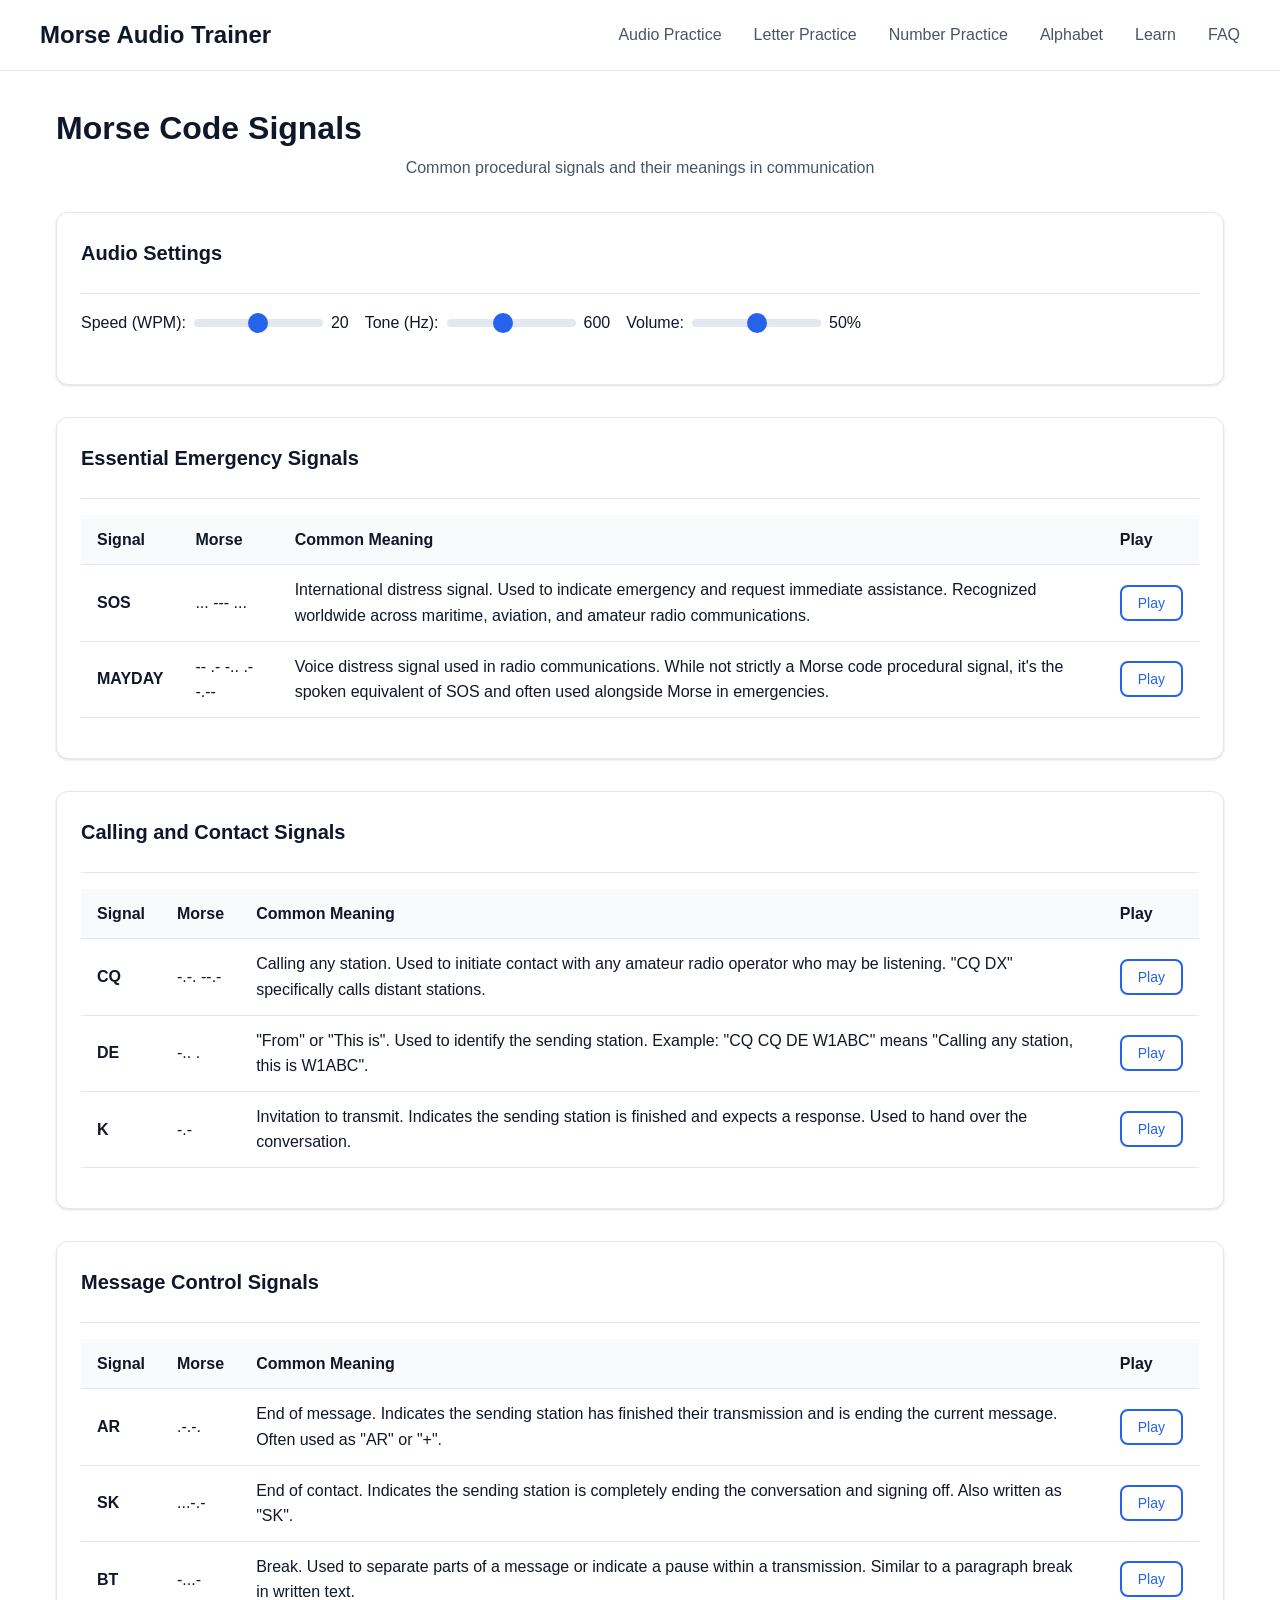
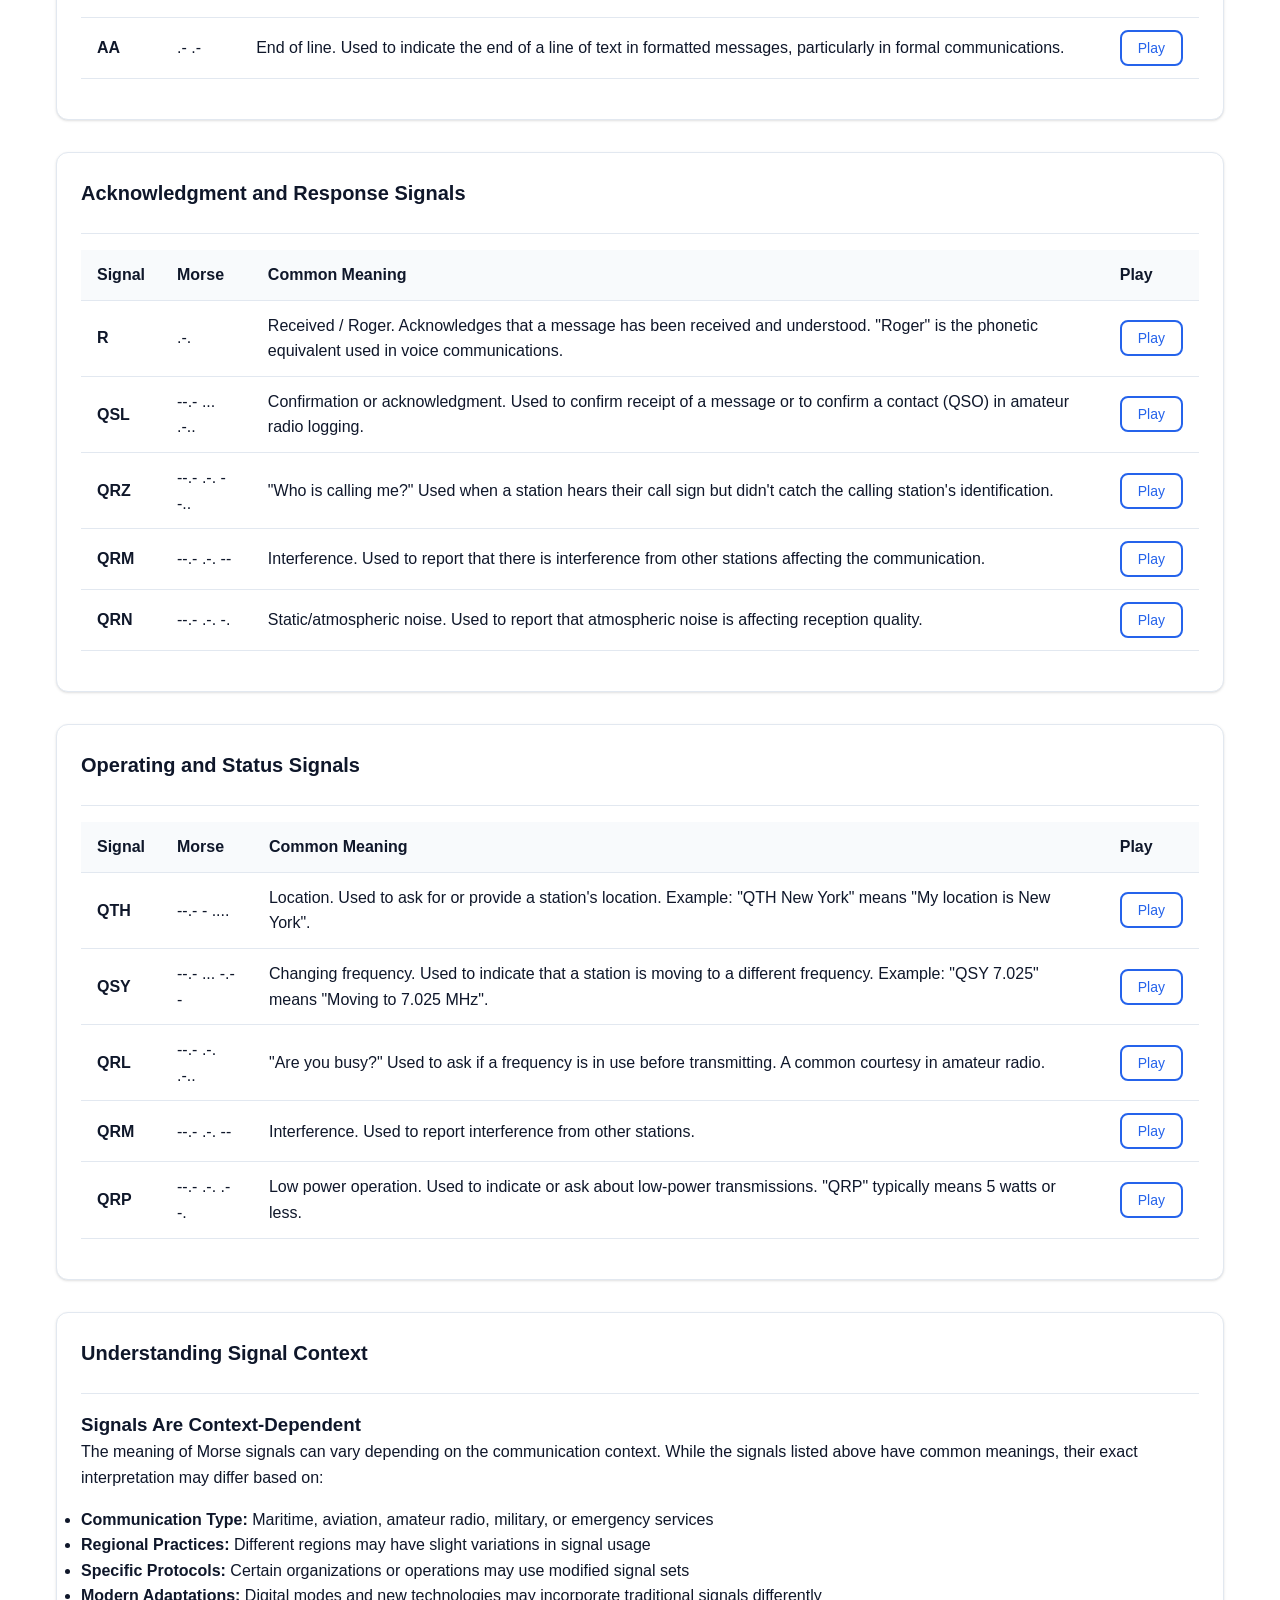
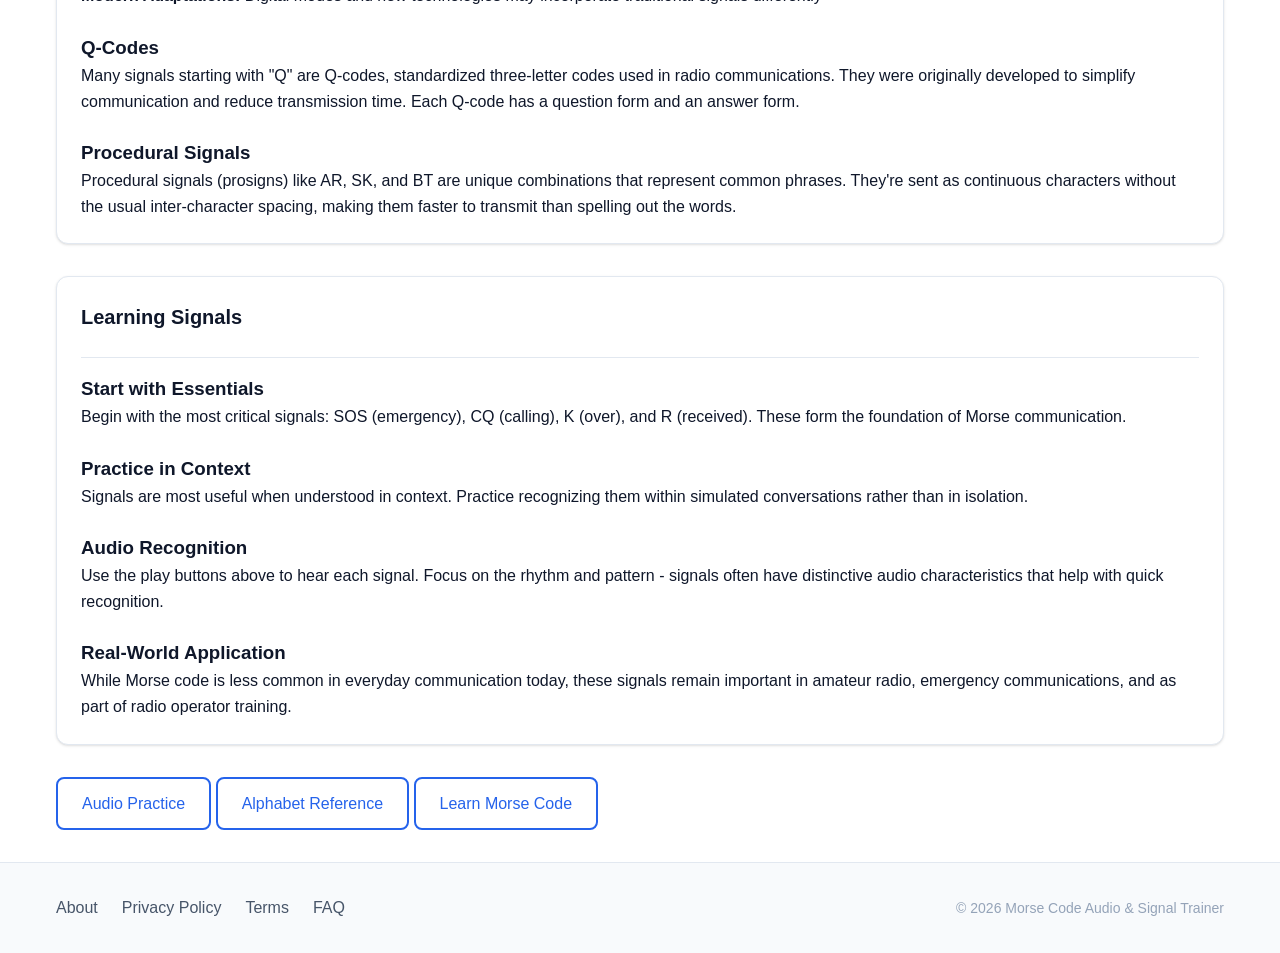
<file: morse-code-signals.html>
<!DOCTYPE html>
<html lang="en">
<head>
  <meta charset="UTF-8">
  <meta name="viewport" content="width=device-width, initial-scale=1.0">
  <title>Morse Code Signals - Common Procedural Signals Reference</title>
  <meta name="description" content="Learn common Morse code procedural signals like SOS, CQ, AR, SK, R, K. Understand their meanings in communication contexts with audio examples.">
  <link rel="canonical" href="https://pro-morse-code.mrohan000555-wq.deno.net/morse-code-signals.html">
  <meta property="og:title" content="Morse Code Signals - Common Procedural Signals Reference">
  <meta property="og:description" content="Learn common Morse code procedural signals like SOS, CQ, AR, SK, R, K. Understand their meanings in communication contexts with audio examples.">
  <meta property="og:type" content="website">
  <meta property="og:url" content="https://pro-morse-code.mrohan000555-wq.deno.net/morse-code-signals.html">
  <link rel="stylesheet" href="assets/css/style.css">
  <script type="application/ld+json">
  {
    "@context": "https://schema.org",
    "@type": "WebPage",
    "name": "Morse Code Signals",
    "description": "Learn common Morse code procedural signals like SOS, CQ, AR, SK, R, K. Understand their meanings in communication contexts with audio examples.",
    "url": "https://pro-morse-code.mrohan000555-wq.deno.net/morse-code-signals.html",
    "isPartOf": {
      "@type": "WebSite",
      "name": "Morse Code Audio & Signal Trainer",
      "url": "https://pro-morse-code.mrohan000555-wq.deno.net/"
    }
  }
  </script>
</head>
<body>
  <header>
    <div class="container header-inner">
      <a href="index.html" class="logo">Morse Audio Trainer</a>
      <button class="mobile-menu-toggle" aria-label="Toggle navigation">☰</button>
      <nav>
        <a href="audio-practice.html">Audio Practice</a>
        <a href="letter-practice.html">Letter Practice</a>
        <a href="number-practice.html">Number Practice</a>
        <a href="morse-code-alphabet.html">Alphabet</a>
        <a href="learn-morse-code.html">Learn</a>
        <a href="faq.html">FAQ</a>
      </nav>
    </div>
  </header>

  <main>
    <div class="container">
      <h1>Morse Code Signals</h1>
      <p class="section-subtitle">Common procedural signals and their meanings in communication</p>

      <div class="card mt-4">
        <div class="card-header">
          <h2 class="card-title">Audio Settings</h2>
        </div>
        <div class="audio-controls">
          <div class="audio-control-group">
            <label for="wpm">Speed (WPM):</label>
            <input type="range" id="wpm" min="5" max="35" value="20" step="5">
            <span id="wpm-value">20</span>
          </div>
          
          <div class="audio-control-group">
            <label for="frequency">Tone (Hz):</label>
            <input type="range" id="frequency" min="300" max="1000" value="600" step="50">
            <span id="frequency-value">600</span>
          </div>
          
          <div class="audio-control-group">
            <label for="volume">Volume:</label>
            <input type="range" id="volume" min="0" max="100" value="50" step="5">
            <span id="volume-value">50%</span>
          </div>
        </div>
      </div>

      <div class="card mt-4">
        <div class="card-header">
          <h2 class="card-title">Essential Emergency Signals</h2>
        </div>
        
        <table>
          <thead>
            <tr>
              <th>Signal</th>
              <th>Morse</th>
              <th>Common Meaning</th>
              <th>Play</th>
            </tr>
          </thead>
          <tbody>
            <tr>
              <td><strong>SOS</strong></td>
              <td>... --- ...</td>
              <td>International distress signal. Used to indicate emergency and request immediate assistance. Recognized worldwide across maritime, aviation, and amateur radio communications.</td>
              <td><button class="btn btn-sm btn-secondary play-btn" data-signal="SOS">Play</button></td>
            </tr>
            <tr>
              <td><strong>MAYDAY</strong></td>
              <td>-- .- -.. .- -.--</td>
              <td>Voice distress signal used in radio communications. While not strictly a Morse code procedural signal, it's the spoken equivalent of SOS and often used alongside Morse in emergencies.</td>
              <td><button class="btn btn-sm btn-secondary play-btn" data-signal="MAYDAY">Play</button></td>
            </tr>
          </tbody>
        </table>
      </div>

      <div class="card mt-4">
        <div class="card-header">
          <h2 class="card-title">Calling and Contact Signals</h2>
        </div>
        
        <table>
          <thead>
            <tr>
              <th>Signal</th>
              <th>Morse</th>
              <th>Common Meaning</th>
              <th>Play</th>
            </tr>
          </thead>
          <tbody>
            <tr>
              <td><strong>CQ</strong></td>
              <td>-.-. --.-</td>
              <td>Calling any station. Used to initiate contact with any amateur radio operator who may be listening. "CQ DX" specifically calls distant stations.</td>
              <td><button class="btn btn-sm btn-secondary play-btn" data-signal="CQ">Play</button></td>
            </tr>
            <tr>
              <td><strong>DE</strong></td>
              <td>-.. .</td>
              <td>"From" or "This is". Used to identify the sending station. Example: "CQ CQ DE W1ABC" means "Calling any station, this is W1ABC".</td>
              <td><button class="btn btn-sm btn-secondary play-btn" data-signal="DE">Play</button></td>
            </tr>
            <tr>
              <td><strong>K</strong></td>
              <td>-.-</td>
              <td>Invitation to transmit. Indicates the sending station is finished and expects a response. Used to hand over the conversation.</td>
              <td><button class="btn btn-sm btn-secondary play-btn" data-signal="K">Play</button></td>
            </tr>
          </tbody>
        </table>
      </div>

      <div class="card mt-4">
        <div class="card-header">
          <h2 class="card-title">Message Control Signals</h2>
        </div>
        
        <table>
          <thead>
            <tr>
              <th>Signal</th>
              <th>Morse</th>
              <th>Common Meaning</th>
              <th>Play</th>
            </tr>
          </thead>
          <tbody>
            <tr>
              <td><strong>AR</strong></td>
              <td>.-.-.</td>
              <td>End of message. Indicates the sending station has finished their transmission and is ending the current message. Often used as "AR" or "+".</td>
              <td><button class="btn btn-sm btn-secondary play-btn" data-signal="AR">Play</button></td>
            </tr>
            <tr>
              <td><strong>SK</strong></td>
              <td>...-.-</td>
              <td>End of contact. Indicates the sending station is completely ending the conversation and signing off. Also written as "SK".</td>
              <td><button class="btn btn-sm btn-secondary play-btn" data-signal="SK">Play</button></td>
            </tr>
            <tr>
              <td><strong>BT</strong></td>
              <td>-...-</td>
              <td>Break. Used to separate parts of a message or indicate a pause within a transmission. Similar to a paragraph break in written text.</td>
              <td><button class="btn btn-sm btn-secondary play-btn" data-signal="BT">Play</button></td>
            </tr>
            <tr>
              <td><strong>AA</strong></td>
              <td>.- .-</td>
              <td>End of line. Used to indicate the end of a line of text in formatted messages, particularly in formal communications.</td>
              <td><button class="btn btn-sm btn-secondary play-btn" data-signal="AA">Play</button></td>
            </tr>
          </tbody>
        </table>
      </div>

      <div class="card mt-4">
        <div class="card-header">
          <h2 class="card-title">Acknowledgment and Response Signals</h2>
        </div>
        
        <table>
          <thead>
            <tr>
              <th>Signal</th>
              <th>Morse</th>
              <th>Common Meaning</th>
              <th>Play</th>
            </tr>
          </thead>
          <tbody>
            <tr>
              <td><strong>R</strong></td>
              <td>.-.</td>
              <td>Received / Roger. Acknowledges that a message has been received and understood. "Roger" is the phonetic equivalent used in voice communications.</td>
              <td><button class="btn btn-sm btn-secondary play-btn" data-signal="R">Play</button></td>
            </tr>
            <tr>
              <td><strong>QSL</strong></td>
              <td>--.- ... .-..</td>
              <td>Confirmation or acknowledgment. Used to confirm receipt of a message or to confirm a contact (QSO) in amateur radio logging.</td>
              <td><button class="btn btn-sm btn-secondary play-btn" data-signal="QSL">Play</button></td>
            </tr>
            <tr>
              <td><strong>QRZ</strong></td>
              <td>--.- .-. --..</td>
              <td>"Who is calling me?" Used when a station hears their call sign but didn't catch the calling station's identification.</td>
              <td><button class="btn btn-sm btn-secondary play-btn" data-signal="QRZ">Play</button></td>
            </tr>
            <tr>
              <td><strong>QRM</strong></td>
              <td>--.- .-. --</td>
              <td>Interference. Used to report that there is interference from other stations affecting the communication.</td>
              <td><button class="btn btn-sm btn-secondary play-btn" data-signal="QRM">Play</button></td>
            </tr>
            <tr>
              <td><strong>QRN</strong></td>
              <td>--.- .-. -.</td>
              <td>Static/atmospheric noise. Used to report that atmospheric noise is affecting reception quality.</td>
              <td><button class="btn btn-sm btn-secondary play-btn" data-signal="QRN">Play</button></td>
            </tr>
          </tbody>
        </table>
      </div>

      <div class="card mt-4">
        <div class="card-header">
          <h2 class="card-title">Operating and Status Signals</h2>
        </div>
        
        <table>
          <thead>
            <tr>
              <th>Signal</th>
              <th>Morse</th>
              <th>Common Meaning</th>
              <th>Play</th>
            </tr>
          </thead>
          <tbody>
            <tr>
              <td><strong>QTH</strong></td>
              <td>--.- - ....</td>
              <td>Location. Used to ask for or provide a station's location. Example: "QTH New York" means "My location is New York".</td>
              <td><button class="btn btn-sm btn-secondary play-btn" data-signal="QTH">Play</button></td>
            </tr>
            <tr>
              <td><strong>QSY</strong></td>
              <td>--.- ... -.--</td>
              <td>Changing frequency. Used to indicate that a station is moving to a different frequency. Example: "QSY 7.025" means "Moving to 7.025 MHz".</td>
              <td><button class="btn btn-sm btn-secondary play-btn" data-signal="QSY">Play</button></td>
            </tr>
            <tr>
              <td><strong>QRL</strong></td>
              <td>--.- .-. .-..</td>
              <td>"Are you busy?" Used to ask if a frequency is in use before transmitting. A common courtesy in amateur radio.</td>
              <td><button class="btn btn-sm btn-secondary play-btn" data-signal="QRL">Play</button></td>
            </tr>
            <tr>
              <td><strong>QRM</strong></td>
              <td>--.- .-. --</td>
              <td>Interference. Used to report interference from other stations.</td>
              <td><button class="btn btn-sm btn-secondary play-btn" data-signal="QRM">Play</button></td>
            </tr>
            <tr>
              <td><strong>QRP</strong></td>
              <td>--.- .-. .--.</td>
              <td>Low power operation. Used to indicate or ask about low-power transmissions. "QRP" typically means 5 watts or less.</td>
              <td><button class="btn btn-sm btn-secondary play-btn" data-signal="QRP">Play</button></td>
            </tr>
          </tbody>
        </table>
      </div>

      <div class="card mt-4">
        <div class="card-header">
          <h2 class="card-title">Understanding Signal Context</h2>
        </div>
        
        <h3>Signals Are Context-Dependent</h3>
        <p>The meaning of Morse signals can vary depending on the communication context. While the signals listed above have common meanings, their exact interpretation may differ based on:</p>
        
        <ul class="mt-2">
          <li><strong>Communication Type:</strong> Maritime, aviation, amateur radio, military, or emergency services</li>
          <li><strong>Regional Practices:</strong> Different regions may have slight variations in signal usage</li>
          <li><strong>Specific Protocols:</strong> Certain organizations or operations may use modified signal sets</li>
          <li><strong>Modern Adaptations:</strong> Digital modes and new technologies may incorporate traditional signals differently</li>
        </ul>
        
        <h3 class="mt-3">Q-Codes</h3>
        <p>Many signals starting with "Q" are Q-codes, standardized three-letter codes used in radio communications. They were originally developed to simplify communication and reduce transmission time. Each Q-code has a question form and an answer form.</p>
        
        <h3 class="mt-3">Procedural Signals</h3>
        <p>Procedural signals (prosigns) like AR, SK, and BT are unique combinations that represent common phrases. They're sent as continuous characters without the usual inter-character spacing, making them faster to transmit than spelling out the words.</p>
      </div>

      <div class="card mt-4">
        <div class="card-header">
          <h2 class="card-title">Learning Signals</h2>
        </div>
        
        <h3>Start with Essentials</h3>
        <p>Begin with the most critical signals: SOS (emergency), CQ (calling), K (over), and R (received). These form the foundation of Morse communication.</p>
        
        <h3 class="mt-3">Practice in Context</h3>
        <p>Signals are most useful when understood in context. Practice recognizing them within simulated conversations rather than in isolation.</p>
        
        <h3 class="mt-3">Audio Recognition</h3>
        <p>Use the play buttons above to hear each signal. Focus on the rhythm and pattern - signals often have distinctive audio characteristics that help with quick recognition.</p>
        
        <h3 class="mt-3">Real-World Application</h3>
        <p>While Morse code is less common in everyday communication today, these signals remain important in amateur radio, emergency communications, and as part of radio operator training.</p>
      </div>

      <div class="mt-4">
        <a href="audio-practice.html" class="btn btn-secondary">Audio Practice</a>
        <a href="morse-code-alphabet.html" class="btn btn-secondary">Alphabet Reference</a>
        <a href="learn-morse-code.html" class="btn btn-secondary">Learn Morse Code</a>
      </div>
    </div>
  </main>

  <footer>
    <div class="container footer-inner">
      <div class="footer-links">
        <a href="about.html">About</a>
        <a href="privacy-policy.html">Privacy Policy</a>
        <a href="terms.html">Terms</a>
        <a href="faq.html">FAQ</a>
      </div>
      <p class="footer-copyright">© 2026 Morse Code Audio & Signal Trainer</p>
    </div>
  </footer>

  <script src="assets/js/audio.js"></script>
  <script src="assets/js/main.js"></script>
  <script>
    document.addEventListener('DOMContentLoaded', function() {
      const audio = new MorseAudio();
      
      const wpmSlider = document.getElementById('wpm');
      const wpmValue = document.getElementById('wpm-value');
      const frequencySlider = document.getElementById('frequency');
      const frequencyValue = document.getElementById('frequency-value');
      const volumeSlider = document.getElementById('volume');
      const volumeValue = document.getElementById('volume-value');
      
      wpmSlider.addEventListener('input', function() {
        const wpm = parseInt(this.value);
        wpmValue.textContent = wpm;
        audio.setWPM(wpm);
      });

      frequencySlider.addEventListener('input', function() {
        const freq = parseInt(this.value);
        frequencyValue.textContent = freq;
        audio.setFrequency(freq);
      });

      volumeSlider.addEventListener('input', function() {
        const vol = parseInt(this.value) / 100;
        volumeValue.textContent = this.value + '%';
        audio.setVolume(vol);
      });

      document.querySelectorAll('.play-btn').forEach(button => {
        button.addEventListener('click', function() {
          const signal = this.getAttribute('data-signal');
          audio.setWPM(parseInt(wpmSlider.value));
          audio.setFrequency(parseInt(frequencySlider.value));
          audio.setVolume(parseInt(volumeSlider.value) / 100);
          audio.play(signal);
        });
      });
    });
  </script>
</body>
</html>
</file>
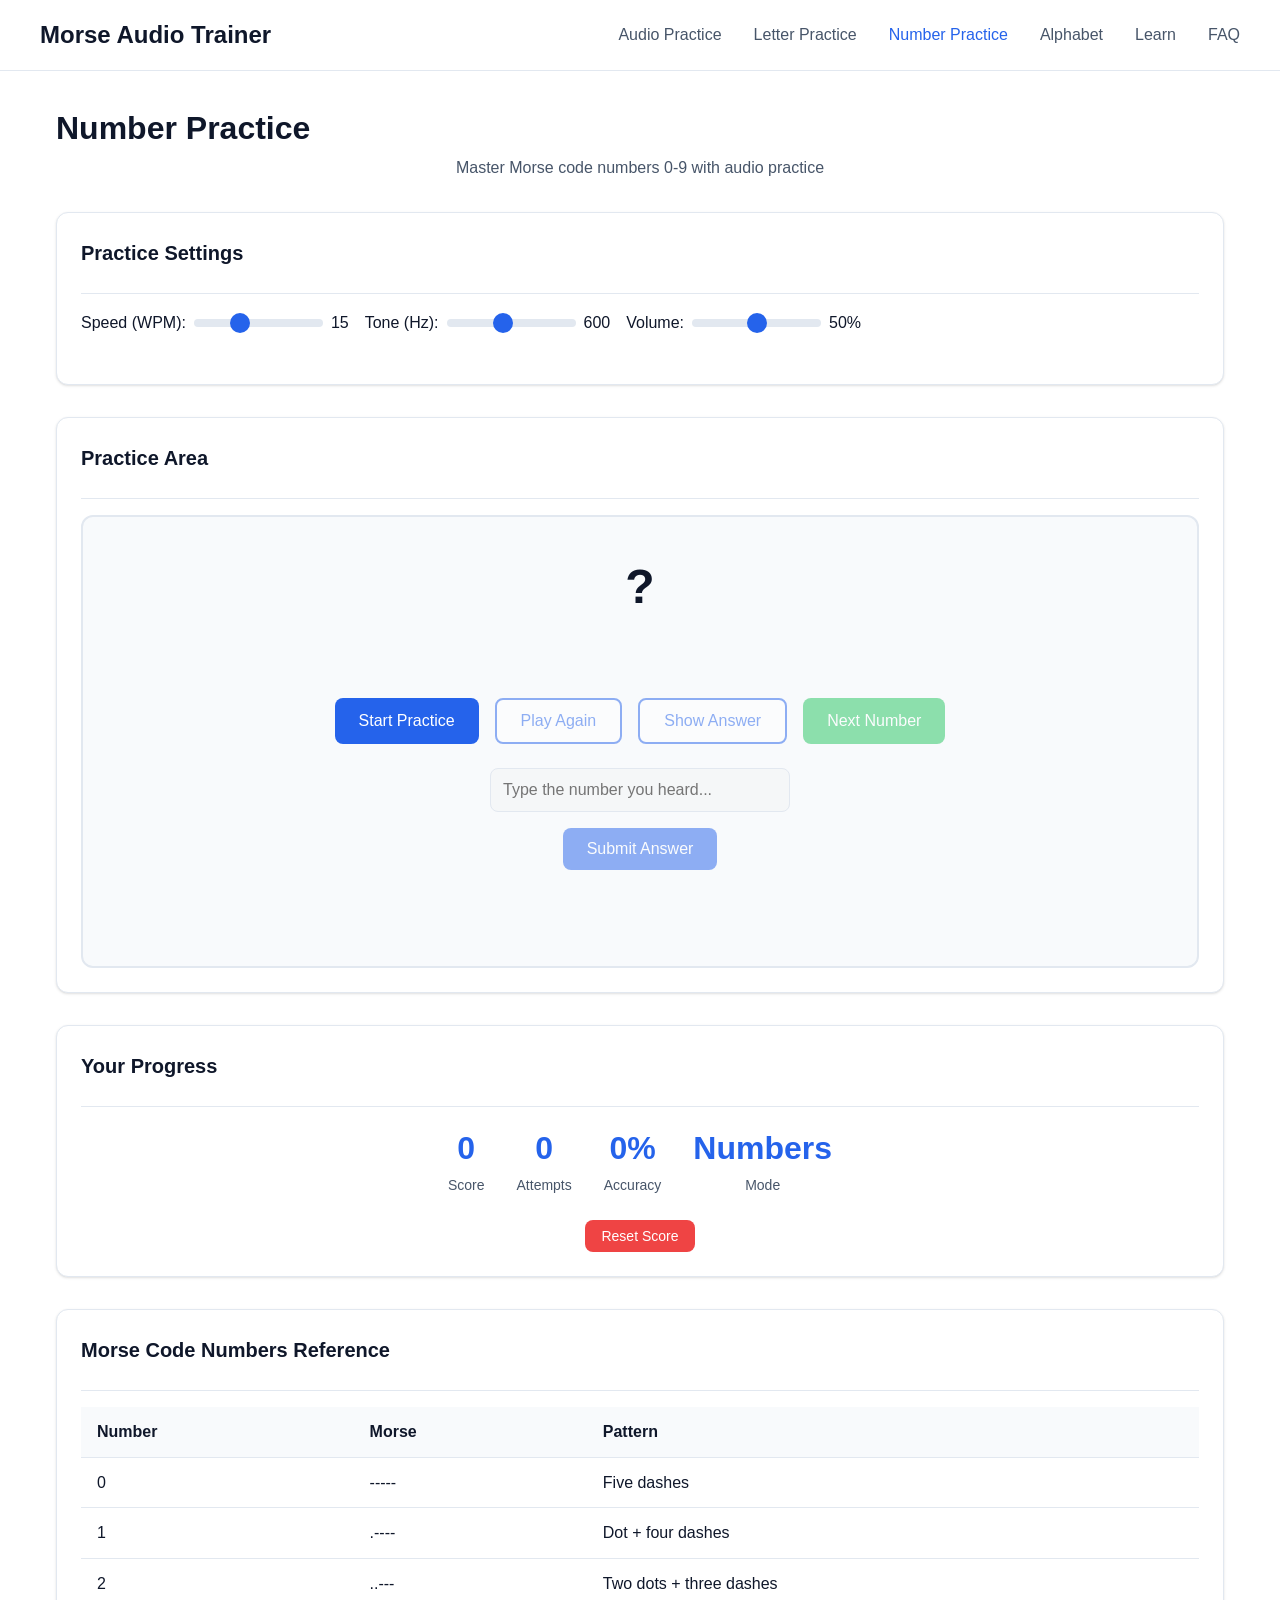
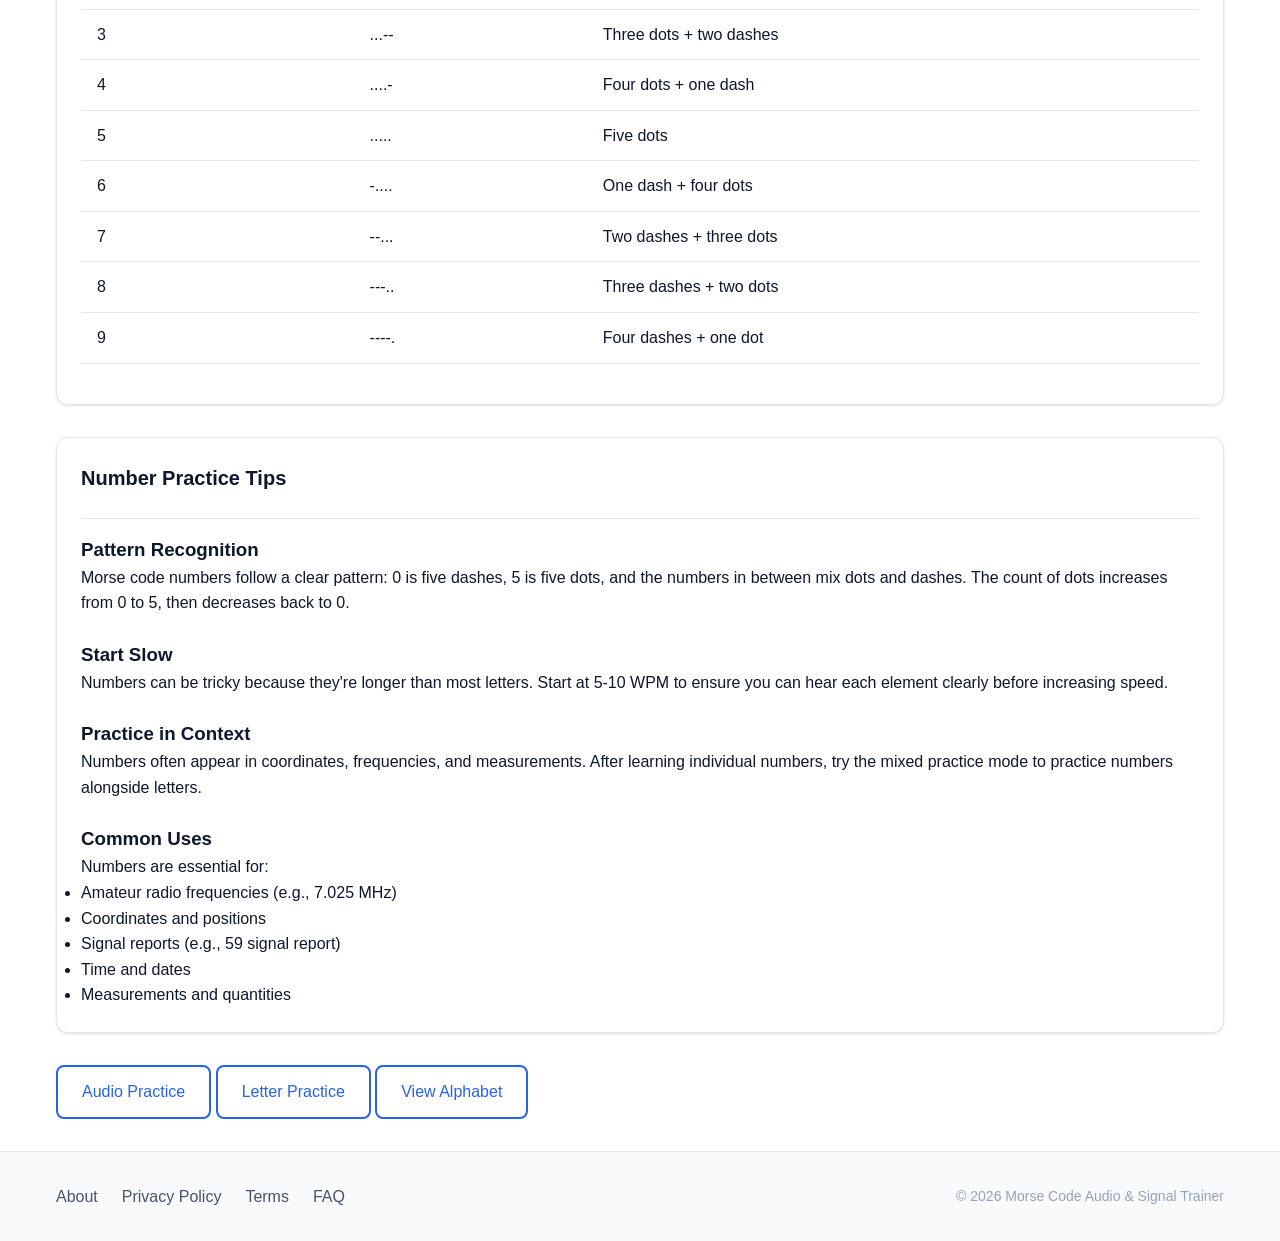
<file: number-practice.html>
<!DOCTYPE html>
<html lang="en">
<head>
  <meta charset="UTF-8">
  <meta name="viewport" content="width=device-width, initial-scale=1.0">
  <title>Number Practice - Morse Code Audio & Signal Trainer</title>
  <meta name="description" content="Practice Morse code numbers 0-9 with audio. Test your number recognition skills with adjustable speed and score tracking.">
  <link rel="canonical" href="https://pro-morse-code.mrohan000555-wq.deno.net/number-practice.html">
  <meta property="og:title" content="Number Practice - Morse Code Audio & Signal Trainer">
  <meta property="og:description" content="Practice Morse code numbers 0-9 with audio. Test your number recognition skills with adjustable speed and score tracking.">
  <meta property="og:type" content="website">
  <meta property="og:url" content="https://pro-morse-code.mrohan000555-wq.deno.net/number-practice.html">
  <link rel="stylesheet" href="assets/css/style.css">
  <script type="application/ld+json">
  {
    "@context": "https://schema.org",
    "@type": "WebPage",
    "name": "Number Practice",
    "description": "Practice Morse code numbers 0-9 with audio. Test your number recognition skills with adjustable speed and score tracking.",
    "url": "https://pro-morse-code.mrohan000555-wq.deno.net/number-practice.html",
    "isPartOf": {
      "@type": "WebSite",
      "name": "Morse Code Audio & Signal Trainer",
      "url": "https://pro-morse-code.mrohan000555-wq.deno.net/"
    }
  }
  </script>
</head>
<body>
  <header>
    <div class="container header-inner">
      <a href="index.html" class="logo">Morse Audio Trainer</a>
      <button class="mobile-menu-toggle" aria-label="Toggle navigation">☰</button>
      <nav>
        <a href="audio-practice.html">Audio Practice</a>
        <a href="letter-practice.html">Letter Practice</a>
        <a href="number-practice.html">Number Practice</a>
        <a href="morse-code-alphabet.html">Alphabet</a>
        <a href="learn-morse-code.html">Learn</a>
        <a href="faq.html">FAQ</a>
      </nav>
    </div>
  </header>

  <main>
    <div class="container">
      <h1>Number Practice</h1>
      <p class="section-subtitle">Master Morse code numbers 0-9 with audio practice</p>

      <div class="card mt-4">
        <div class="card-header">
          <h2 class="card-title">Practice Settings</h2>
        </div>

        <div class="audio-controls">
          <div class="audio-control-group">
            <label for="wpm">Speed (WPM):</label>
            <input type="range" id="wpm" min="5" max="35" value="15" step="5">
            <span id="wpm-value">15</span>
          </div>
          
          <div class="audio-control-group">
            <label for="frequency">Tone (Hz):</label>
            <input type="range" id="frequency" min="300" max="1000" value="600" step="50">
            <span id="frequency-value">600</span>
          </div>
          
          <div class="audio-control-group">
            <label for="volume">Volume:</label>
            <input type="range" id="volume" min="0" max="100" value="50" step="5">
            <span id="volume-value">50%</span>
          </div>
        </div>
      </div>

      <div class="card mt-4">
        <div class="card-header">
          <h2 class="card-title">Practice Area</h2>
        </div>

        <div class="practice-area">
          <div class="practice-display" id="practice-display">?</div>
          <div class="practice-morse" id="practice-morse"></div>
          
          <div class="practice-controls">
            <button id="start-btn" class="btn btn-primary">Start Practice</button>
            <button id="play-again-btn" class="btn btn-secondary" disabled>Play Again</button>
            <button id="show-answer-btn" class="btn btn-secondary" disabled>Show Answer</button>
            <button id="next-btn" class="btn btn-success" disabled>Next Number</button>
          </div>

          <div class="practice-input">
            <input type="text" id="answer-input" placeholder="Type the number you heard..." maxlength="1" disabled>
            <button id="submit-btn" class="btn btn-primary mt-2" disabled>Submit Answer</button>
          </div>

          <div class="practice-feedback" id="practice-feedback"></div>
        </div>
      </div>

      <div class="card mt-4">
        <div class="card-header">
          <h2 class="card-title">Your Progress</h2>
        </div>

        <div class="practice-stats">
          <div class="stat-item">
            <div class="stat-value" id="score">0</div>
            <div class="stat-label">Score</div>
          </div>
          <div class="stat-item">
            <div class="stat-value" id="attempts">0</div>
            <div class="stat-label">Attempts</div>
          </div>
          <div class="stat-item">
            <div class="stat-value" id="accuracy">0%</div>
            <div class="stat-label">Accuracy</div>
          </div>
          <div class="stat-item">
            <div class="stat-value" id="mode-display">Numbers</div>
            <div class="stat-label">Mode</div>
          </div>
        </div>

        <div class="text-center mt-3">
          <button id="reset-score-btn" class="btn btn-error btn-sm">Reset Score</button>
        </div>
      </div>

      <div class="card mt-4">
        <div class="card-header">
          <h2 class="card-title">Morse Code Numbers Reference</h2>
        </div>
        
        <table>
          <thead>
            <tr>
              <th>Number</th>
              <th>Morse</th>
              <th>Pattern</th>
            </tr>
          </thead>
          <tbody>
            <tr><td>0</td><td>-----</td><td>Five dashes</td></tr>
            <tr><td>1</td><td>.----</td><td>Dot + four dashes</td></tr>
            <tr><td>2</td><td>..---</td><td>Two dots + three dashes</td></tr>
            <tr><td>3</td><td>...--</td><td>Three dots + two dashes</td></tr>
            <tr><td>4</td><td>....-</td><td>Four dots + one dash</td></tr>
            <tr><td>5</td><td>.....</td><td>Five dots</td></tr>
            <tr><td>6</td><td>-....</td><td>One dash + four dots</td></tr>
            <tr><td>7</td><td>--...</td><td>Two dashes + three dots</td></tr>
            <tr><td>8</td><td>---..</td><td>Three dashes + two dots</td></tr>
            <tr><td>9</td><td>----.</td><td>Four dashes + one dot</td></tr>
          </tbody>
        </table>
      </div>

      <div class="card mt-4">
        <div class="card-header">
          <h2 class="card-title">Number Practice Tips</h2>
        </div>
        
        <h3>Pattern Recognition</h3>
        <p>Morse code numbers follow a clear pattern: 0 is five dashes, 5 is five dots, and the numbers in between mix dots and dashes. The count of dots increases from 0 to 5, then decreases back to 0.</p>
        
        <h3 class="mt-3">Start Slow</h3>
        <p>Numbers can be tricky because they're longer than most letters. Start at 5-10 WPM to ensure you can hear each element clearly before increasing speed.</p>
        
        <h3 class="mt-3">Practice in Context</h3>
        <p>Numbers often appear in coordinates, frequencies, and measurements. After learning individual numbers, try the mixed practice mode to practice numbers alongside letters.</p>
        
        <h3 class="mt-3">Common Uses</h3>
        <p>Numbers are essential for:</p>
        <ul>
          <li>Amateur radio frequencies (e.g., 7.025 MHz)</li>
          <li>Coordinates and positions</li>
          <li>Signal reports (e.g., 59 signal report)</li>
          <li>Time and dates</li>
          <li>Measurements and quantities</li>
        </ul>
      </div>

      <div class="mt-4">
        <a href="audio-practice.html" class="btn btn-secondary">Audio Practice</a>
        <a href="letter-practice.html" class="btn btn-secondary">Letter Practice</a>
        <a href="morse-code-alphabet.html" class="btn btn-secondary">View Alphabet</a>
      </div>
    </div>
  </main>

  <footer>
    <div class="container footer-inner">
      <div class="footer-links">
        <a href="about.html">About</a>
        <a href="privacy-policy.html">Privacy Policy</a>
        <a href="terms.html">Terms</a>
        <a href="faq.html">FAQ</a>
      </div>
      <p class="footer-copyright">© 2026 Morse Code Audio & Signal Trainer</p>
    </div>
  </footer>

  <script src="assets/js/audio.js"></script>
  <script src="assets/js/practice.js"></script>
  <script src="assets/js/main.js"></script>
  <script>
    document.addEventListener('DOMContentLoaded', function() {
      const audio = new MorseAudio();
      const session = new AudioPracticeSession(audio);
      
      const wpmSlider = document.getElementById('wpm');
      const wpmValue = document.getElementById('wpm-value');
      const frequencySlider = document.getElementById('frequency');
      const frequencyValue = document.getElementById('frequency-value');
      const volumeSlider = document.getElementById('volume');
      const volumeValue = document.getElementById('volume-value');
      
      const startBtn = document.getElementById('start-btn');
      const playAgainBtn = document.getElementById('play-again-btn');
      const showAnswerBtn = document.getElementById('show-answer-btn');
      const nextBtn = document.getElementById('next-btn');
      const submitBtn = document.getElementById('submit-btn');
      const resetScoreBtn = document.getElementById('reset-score-btn');
      
      const answerInput = document.getElementById('answer-input');
      const practiceDisplay = document.getElementById('practice-display');
      const practiceMorse = document.getElementById('practice-morse');
      const practiceFeedback = document.getElementById('practice-feedback');
      
      let isPracticeActive = false;

      wpmSlider.addEventListener('input', function() {
        const wpm = parseInt(this.value);
        wpmValue.textContent = wpm;
        audio.setWPM(wpm);
      });

      frequencySlider.addEventListener('input', function() {
        const freq = parseInt(this.value);
        frequencyValue.textContent = freq;
        audio.setFrequency(freq);
      });

      volumeSlider.addEventListener('input', function() {
        const vol = parseInt(this.value) / 100;
        volumeValue.textContent = this.value + '%';
        audio.setVolume(vol);
      });

      startBtn.addEventListener('click', function() {
        audio.setWPM(parseInt(wpmSlider.value));
        audio.setFrequency(parseInt(frequencySlider.value));
        audio.setVolume(parseInt(volumeSlider.value) / 100);
        
        session.setPracticeType('numbers');
        session.setDifficulty('intermediate');
        
        session.start();
        isPracticeActive = true;
        
        practiceDisplay.textContent = '?';
        practiceMorse.textContent = '';
        practiceFeedback.textContent = '';
        practiceFeedback.className = 'practice-feedback';
        
        startBtn.disabled = true;
        playAgainBtn.disabled = false;
        showAnswerBtn.disabled = false;
        nextBtn.disabled = false;
        submitBtn.disabled = false;
        answerInput.disabled = false;
        answerInput.value = '';
        answerInput.focus();
      });

      playAgainBtn.addEventListener('click', function() {
        session.playAgain();
        practiceDisplay.textContent = '?';
        practiceMorse.textContent = '';
        practiceFeedback.textContent = '';
        practiceFeedback.className = 'practice-feedback';
      });

      showAnswerBtn.addEventListener('click', function() {
        const answer = session.showAnswer();
        practiceDisplay.textContent = answer;
        practiceMorse.textContent = audio.textToMorse(answer);
      });

      nextBtn.addEventListener('click', function() {
        session.next();
        practiceDisplay.textContent = '?';
        practiceMorse.textContent = '';
        practiceFeedback.textContent = '';
        practiceFeedback.className = 'practice-feedback';
        answerInput.value = '';
        answerInput.focus();
      });

      submitBtn.addEventListener('click', function() {
        const userAnswer = answerInput.value.trim();
        if (!userAnswer) return;
        
        const result = session.submitAnswer(userAnswer);
        
        practiceDisplay.textContent = result.correctAnswer;
        practiceMorse.textContent = audio.textToMorse(result.correctAnswer);
        
        practiceFeedback.textContent = result.message;
        practiceFeedback.className = 'practice-feedback ' + (result.correct ? 'correct' : 'incorrect');
        
        answerInput.value = '';
      });

      answerInput.addEventListener('keypress', function(e) {
        if (e.key === 'Enter' && !submitBtn.disabled) {
          submitBtn.click();
        }
      });

      answerInput.addEventListener('input', function() {
        this.value = this.value.replace(/[^0-9]/g, '');
      });

      resetScoreBtn.addEventListener('click', function() {
        session.reset();
        practiceDisplay.textContent = '?';
        practiceMorse.textContent = '';
        practiceFeedback.textContent = '';
        practiceFeedback.className = 'practice-feedback';
        answerInput.value = '';
      });

      audio.onComplete = function() {
        if (isPracticeActive) {
          answerInput.focus();
        }
      };
    });
  </script>
</body>
</html>
</file>
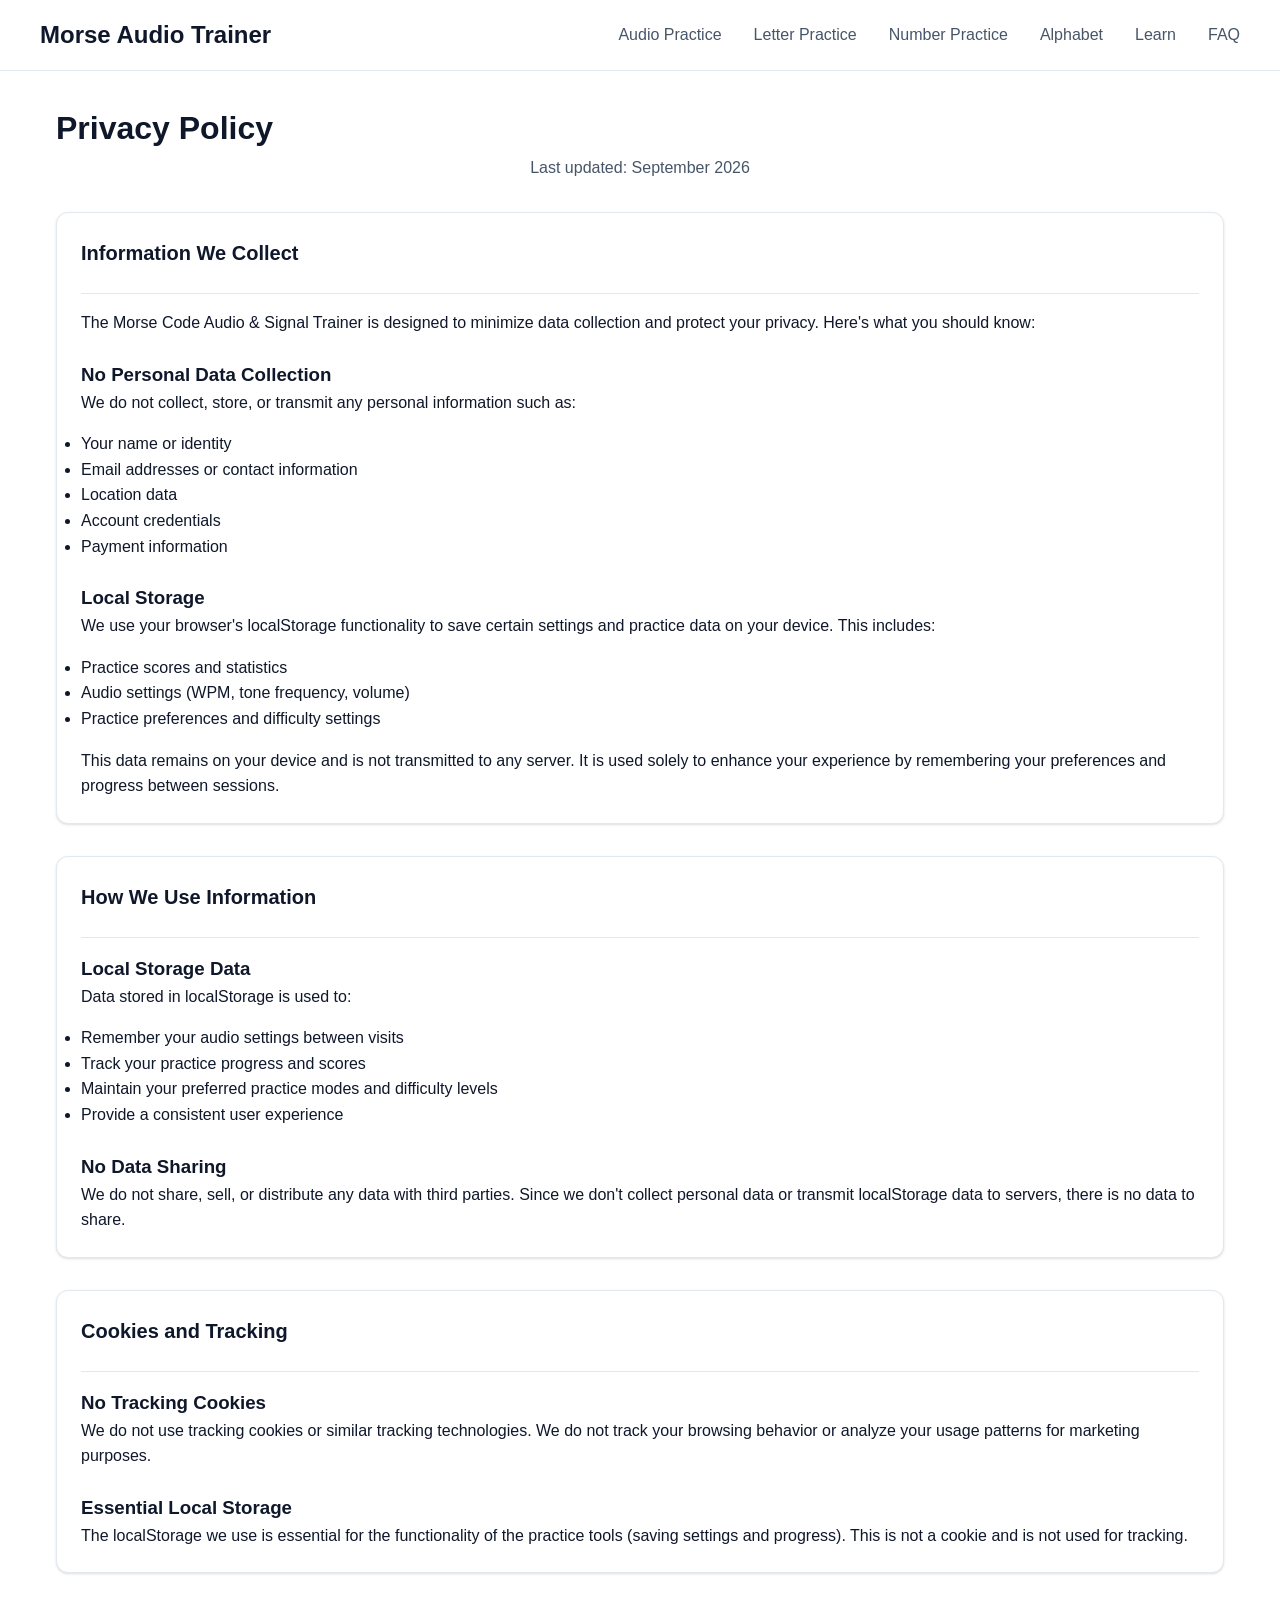
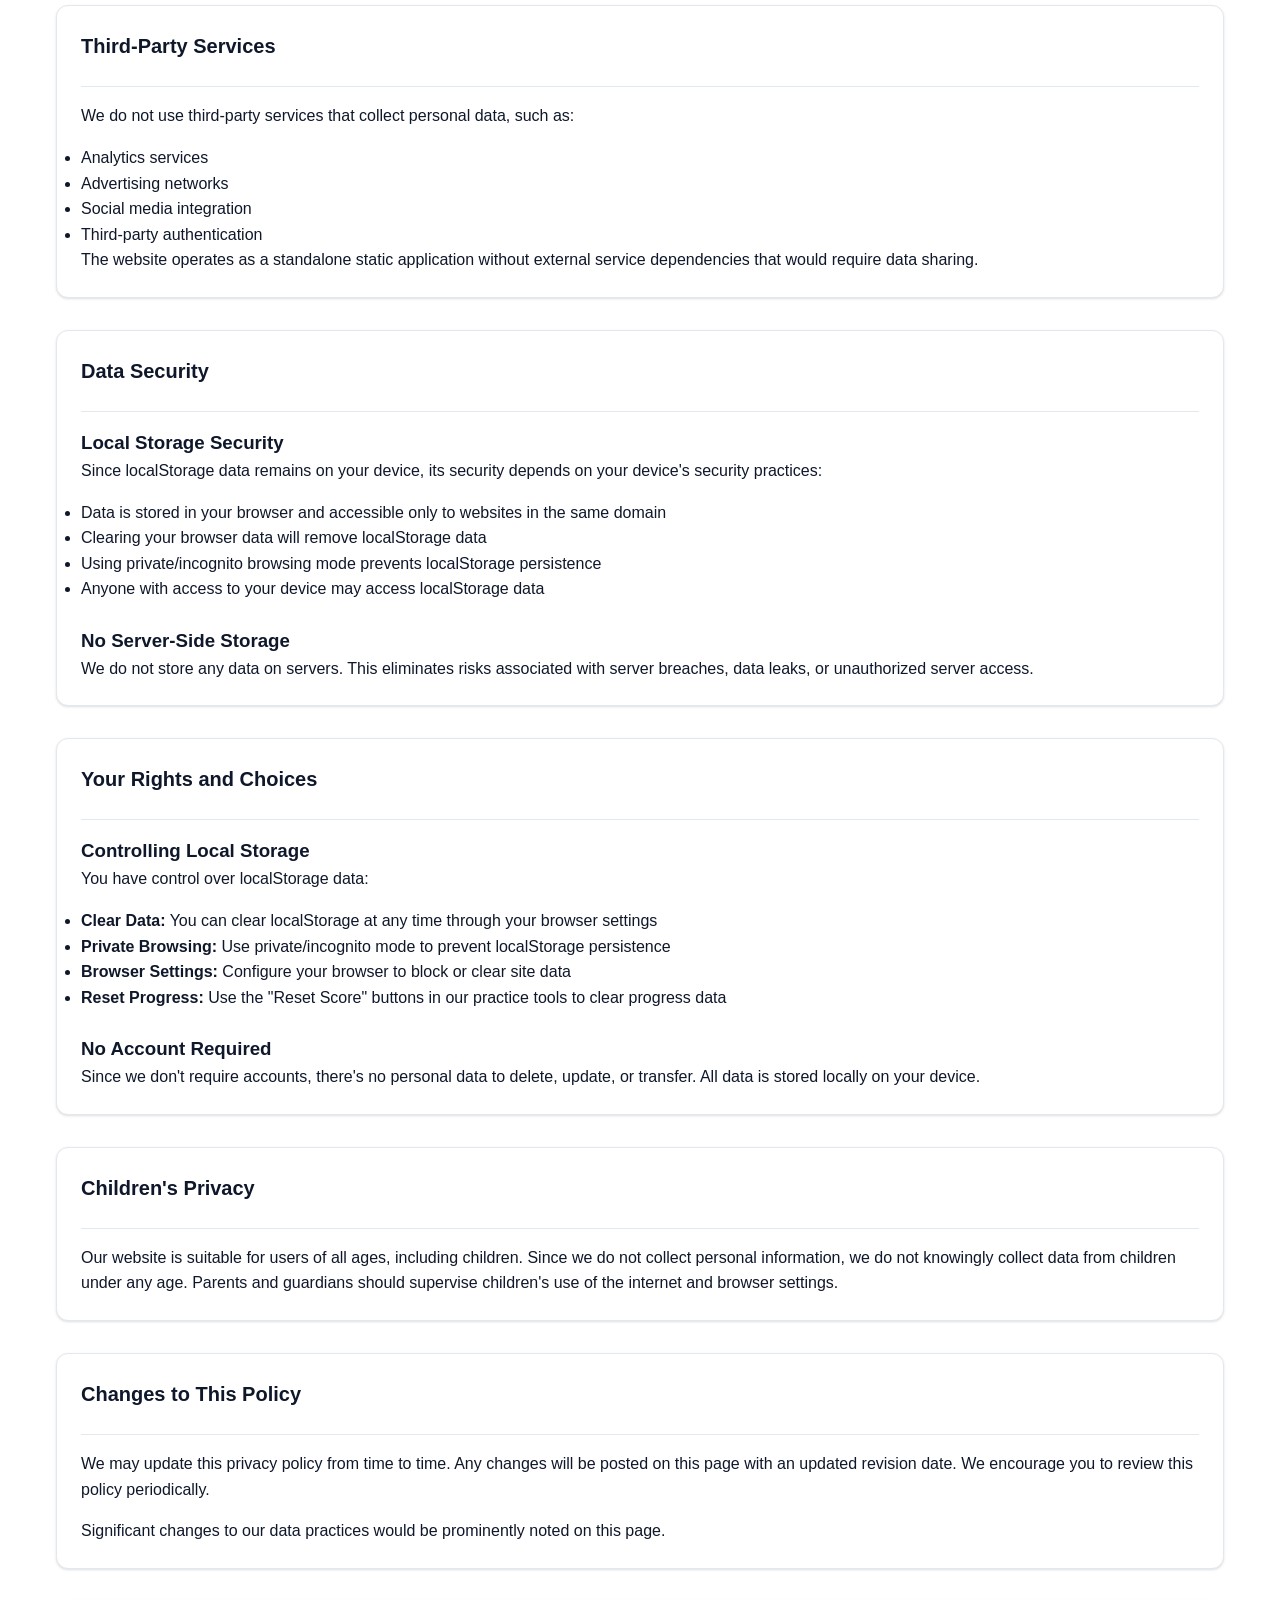
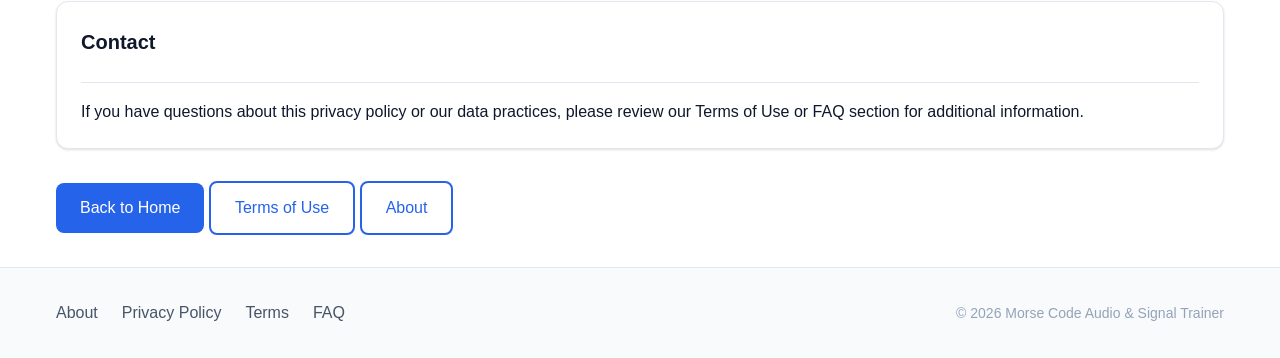
<file: privacy-policy.html>
<!DOCTYPE html>
<html lang="en">
<head>
  <meta charset="UTF-8">
  <meta name="viewport" content="width=device-width, initial-scale=1.0">
  <title>Privacy Policy - Morse Code Audio & Signal Trainer</title>
  <meta name="description" content="Privacy Policy for Morse Code Audio & Signal Trainer. Learn how we handle data, use localStorage for settings, and protect your privacy while using our Morse code learning tools.">
  <link rel="canonical" href="https://pro-morse-code.mrohan000555-wq.deno.net/privacy-policy.html">
  <meta property="og:title" content="Privacy Policy - Morse Code Audio & Signal Trainer">
  <meta property="og:description" content="Privacy Policy for Morse Code Audio & Signal Trainer. Learn how we handle data, use localStorage for settings, and protect your privacy while using our Morse code learning tools.">
  <meta property="og:type" content="website">
  <meta property="og:url" content="https://pro-morse-code.mrohan000555-wq.deno.net/privacy-policy.html">
  <link rel="stylesheet" href="assets/css/style.css">
  <script type="application/ld+json">
  {
    "@context": "https://schema.org",
    "@type": "WebPage",
    "name": "Privacy Policy",
    "description": "Privacy Policy for Morse Code Audio & Signal Trainer. Learn how we handle data, use localStorage for settings, and protect your privacy while using our Morse code learning tools.",
    "url": "https://pro-morse-code.mrohan000555-wq.deno.net/privacy-policy.html",
    "isPartOf": {
      "@type": "WebSite",
      "name": "Morse Code Audio & Signal Trainer",
      "url": "https://pro-morse-code.mrohan000555-wq.deno.net/"
    }
  }
  </script>
</head>
<body>
  <header>
    <div class="container header-inner">
      <a href="index.html" class="logo">Morse Audio Trainer</a>
      <button class="mobile-menu-toggle" aria-label="Toggle navigation">☰</button>
      <nav>
        <a href="audio-practice.html">Audio Practice</a>
        <a href="letter-practice.html">Letter Practice</a>
        <a href="number-practice.html">Number Practice</a>
        <a href="morse-code-alphabet.html">Alphabet</a>
        <a href="learn-morse-code.html">Learn</a>
        <a href="faq.html">FAQ</a>
      </nav>
    </div>
  </header>

  <main>
    <div class="container">
      <h1>Privacy Policy</h1>
      <p class="section-subtitle">Last updated: September 2026</p>

      <div class="card mt-4">
        <div class="card-header">
          <h2 class="card-title">Information We Collect</h2>
        </div>
        
        <p>The Morse Code Audio & Signal Trainer is designed to minimize data collection and protect your privacy. Here's what you should know:</p>
        
        <h3 class="mt-3">No Personal Data Collection</h3>
        <p>We do not collect, store, or transmit any personal information such as:</p>
        <ul class="mt-2">
          <li>Your name or identity</li>
          <li>Email addresses or contact information</li>
          <li>Location data</li>
          <li>Account credentials</li>
          <li>Payment information</li>
        </ul>
        
        <h3 class="mt-3">Local Storage</h3>
        <p>We use your browser's localStorage functionality to save certain settings and practice data on your device. This includes:</p>
        <ul class="mt-2">
          <li>Practice scores and statistics</li>
          <li>Audio settings (WPM, tone frequency, volume)</li>
          <li>Practice preferences and difficulty settings</li>
        </ul>
        
        <p class="mt-2">This data remains on your device and is not transmitted to any server. It is used solely to enhance your experience by remembering your preferences and progress between sessions.</p>
      </div>

      <div class="card mt-4">
        <div class="card-header">
          <h2 class="card-title">How We Use Information</h2>
        </div>
        
        <h3>Local Storage Data</h3>
        <p>Data stored in localStorage is used to:</p>
        <ul class="mt-2">
          <li>Remember your audio settings between visits</li>
          <li>Track your practice progress and scores</li>
          <li>Maintain your preferred practice modes and difficulty levels</li>
          <li>Provide a consistent user experience</li>
        </ul>
        
        <h3 class="mt-3">No Data Sharing</h3>
        <p>We do not share, sell, or distribute any data with third parties. Since we don't collect personal data or transmit localStorage data to servers, there is no data to share.</p>
      </div>

      <div class="card mt-4">
        <div class="card-header">
          <h2 class="card-title">Cookies and Tracking</h2>
        </div>
        
        <h3>No Tracking Cookies</h3>
        <p>We do not use tracking cookies or similar tracking technologies. We do not track your browsing behavior or analyze your usage patterns for marketing purposes.</p>
        
        <h3 class="mt-3">Essential Local Storage</h3>
        <p>The localStorage we use is essential for the functionality of the practice tools (saving settings and progress). This is not a cookie and is not used for tracking.</p>
      </div>

      <div class="card mt-4">
        <div class="card-header">
          <h2 class="card-title">Third-Party Services</h2>
        </div>
        
        <p>We do not use third-party services that collect personal data, such as:</p>
        <ul class="mt-2">
          <li>Analytics services</li>
          <li>Advertising networks</li>
          <li>Social media integration</li>
          <li>Third-party authentication</li>
        </ul>
        
        <p>The website operates as a standalone static application without external service dependencies that would require data sharing.</p>
      </div>

      <div class="card mt-4">
        <div class="card-header">
          <h2 class="card-title">Data Security</h2>
        </div>
        
        <h3>Local Storage Security</h3>
        <p>Since localStorage data remains on your device, its security depends on your device's security practices:</p>
        <ul class="mt-2">
          <li>Data is stored in your browser and accessible only to websites in the same domain</li>
          <li>Clearing your browser data will remove localStorage data</li>
          <li>Using private/incognito browsing mode prevents localStorage persistence</li>
          <li>Anyone with access to your device may access localStorage data</li>
        </ul>
        
        <h3 class="mt-3">No Server-Side Storage</h3>
        <p>We do not store any data on servers. This eliminates risks associated with server breaches, data leaks, or unauthorized server access.</p>
      </div>

      <div class="card mt-4">
        <div class="card-header">
          <h2 class="card-title">Your Rights and Choices</h2>
        </div>
        
        <h3>Controlling Local Storage</h3>
        <p>You have control over localStorage data:</p>
        <ul class="mt-2">
          <li><strong>Clear Data:</strong> You can clear localStorage at any time through your browser settings</li>
          <li><strong>Private Browsing:</strong> Use private/incognito mode to prevent localStorage persistence</li>
          <li><strong>Browser Settings:</strong> Configure your browser to block or clear site data</li>
          <li><strong>Reset Progress:</strong> Use the "Reset Score" buttons in our practice tools to clear progress data</li>
        </ul>
        
        <h3 class="mt-3">No Account Required</h3>
        <p>Since we don't require accounts, there's no personal data to delete, update, or transfer. All data is stored locally on your device.</p>
      </div>

      <div class="card mt-4">
        <div class="card-header">
          <h2 class="card-title">Children's Privacy</h2>
        </div>
        
        <p>Our website is suitable for users of all ages, including children. Since we do not collect personal information, we do not knowingly collect data from children under any age. Parents and guardians should supervise children's use of the internet and browser settings.</p>
      </div>

      <div class="card mt-4">
        <div class="card-header">
          <h2 class="card-title">Changes to This Policy</h2>
        </div>
        
        <p>We may update this privacy policy from time to time. Any changes will be posted on this page with an updated revision date. We encourage you to review this policy periodically.</p>
        
        <p class="mt-2">Significant changes to our data practices would be prominently noted on this page.</p>
      </div>

      <div class="card mt-4">
        <div class="card-header">
          <h2 class="card-title">Contact</h2>
        </div>
        
        <p>If you have questions about this privacy policy or our data practices, please review our Terms of Use or FAQ section for additional information.</p>
      </div>

      <div class="mt-4">
        <a href="index.html" class="btn btn-primary">Back to Home</a>
        <a href="terms.html" class="btn btn-secondary">Terms of Use</a>
        <a href="about.html" class="btn btn-secondary">About</a>
      </div>
    </div>
  </main>

  <footer>
    <div class="container footer-inner">
      <div class="footer-links">
        <a href="about.html">About</a>
        <a href="privacy-policy.html">Privacy Policy</a>
        <a href="terms.html">Terms</a>
        <a href="faq.html">FAQ</a>
      </div>
      <p class="footer-copyright">© 2026 Morse Code Audio & Signal Trainer</p>
    </div>
  </footer>

  <script src="assets/js/main.js"></script>
</body>
</html>
</file>
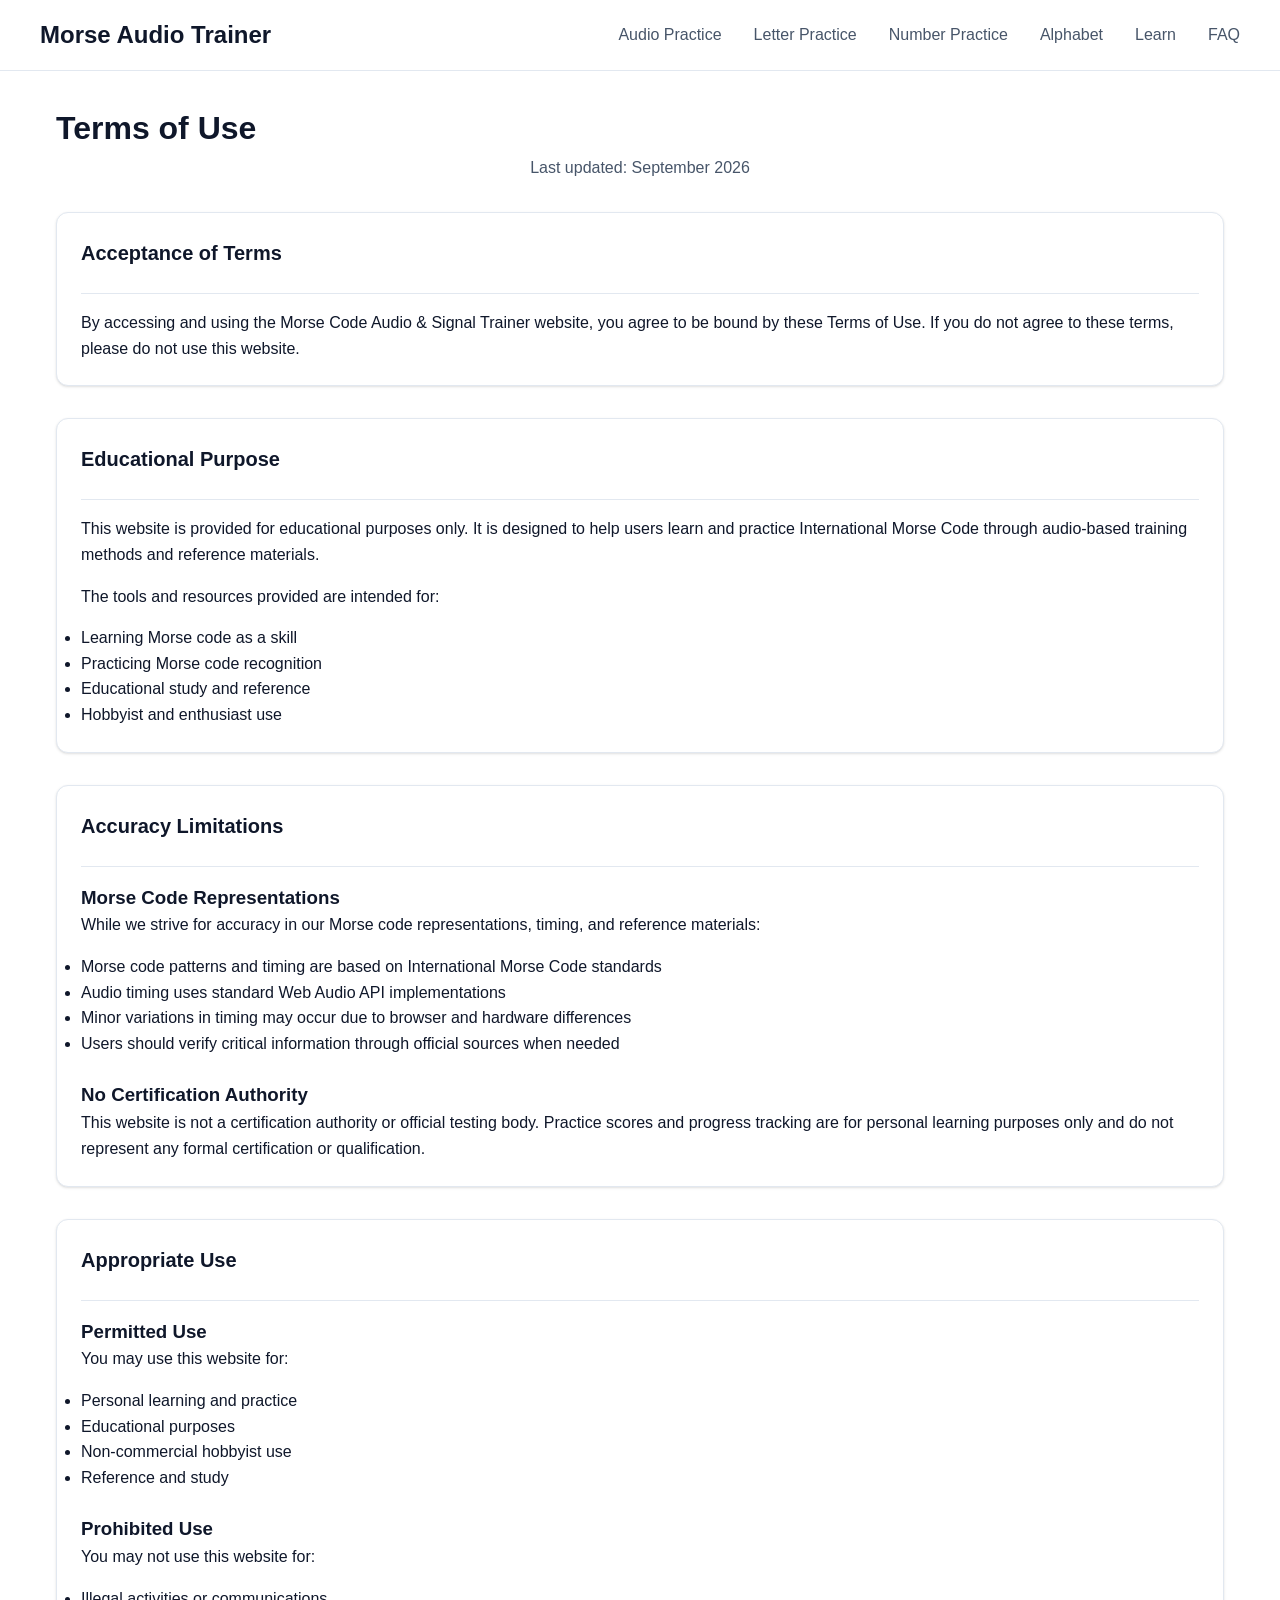
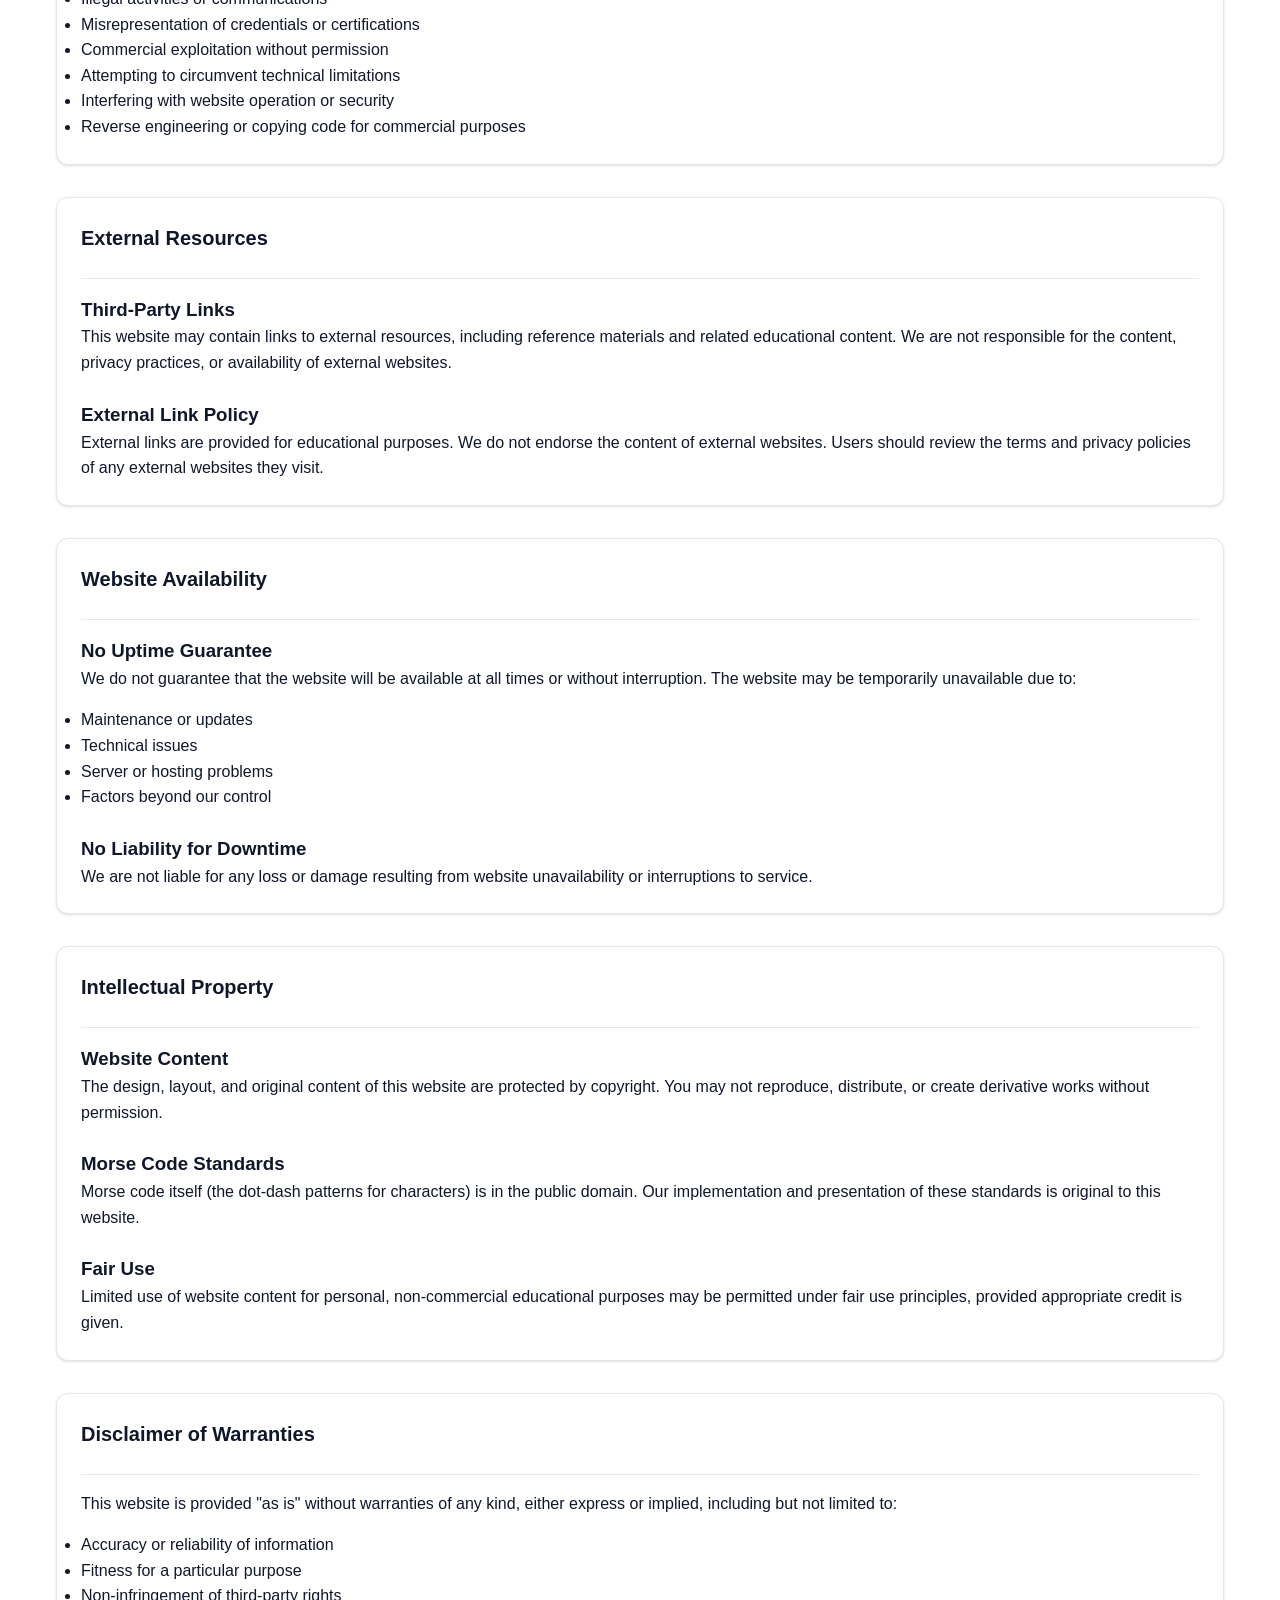
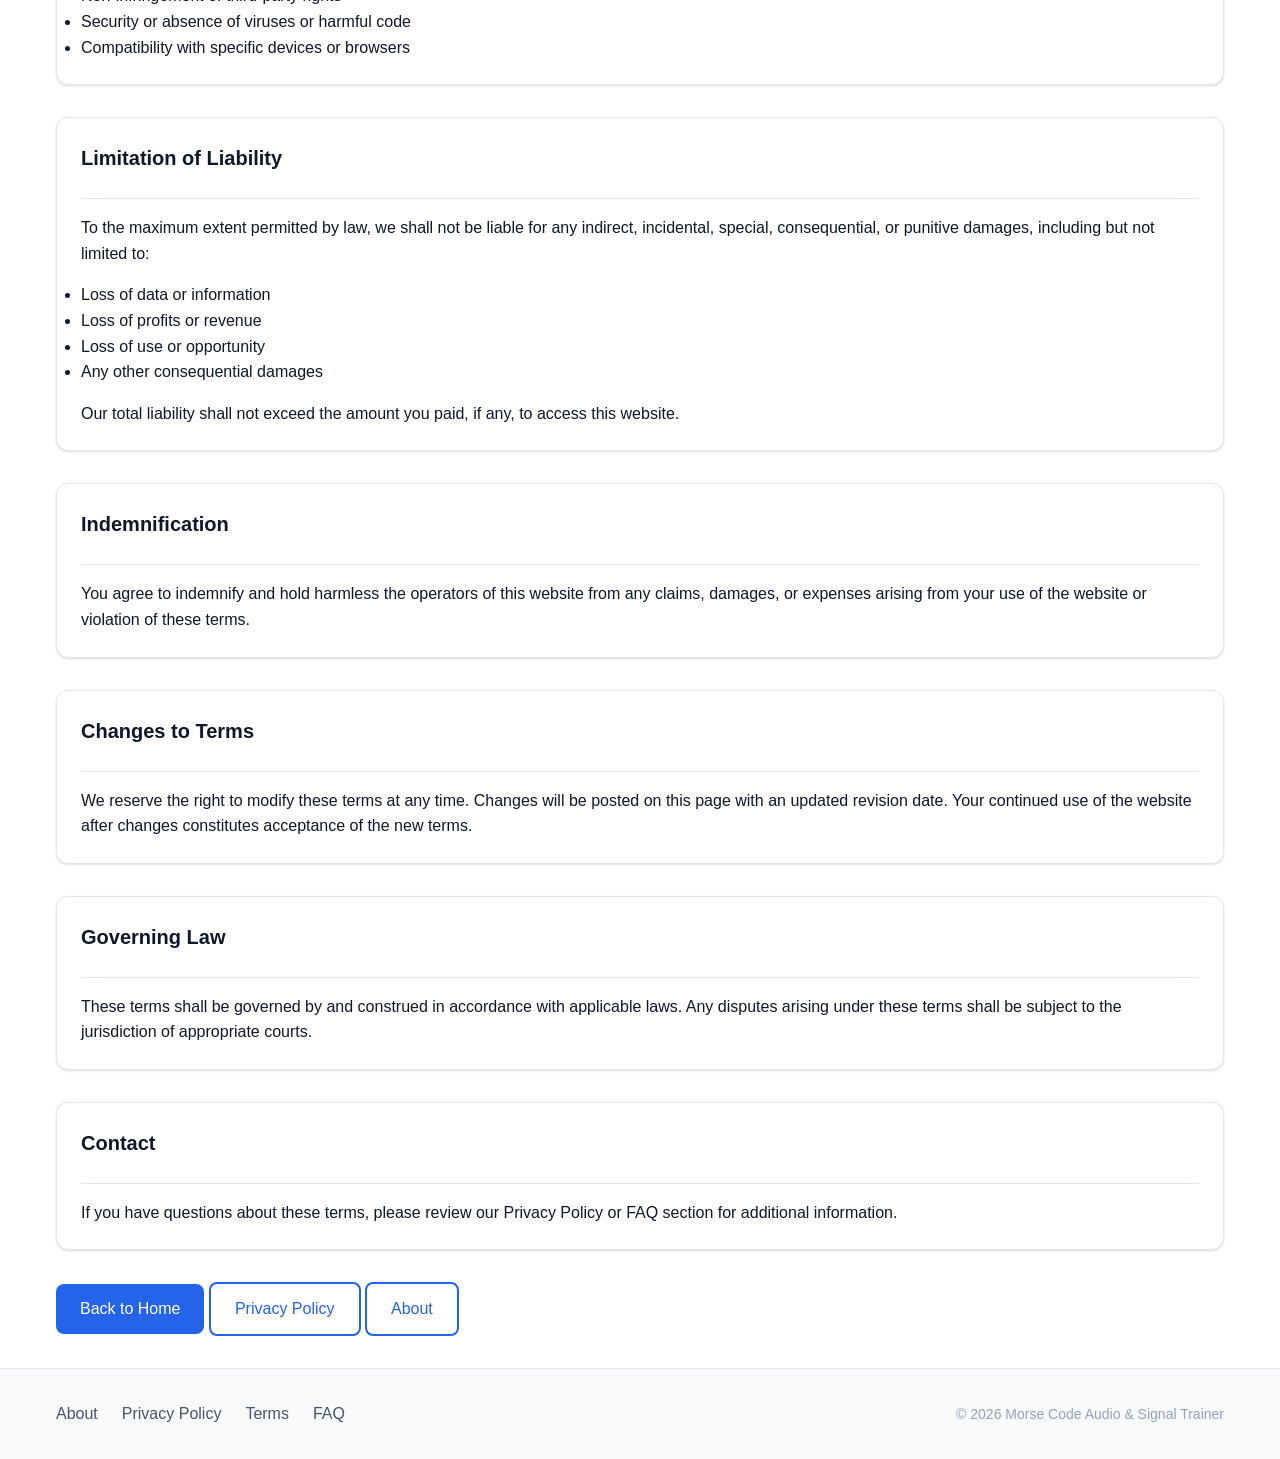
<file: terms.html>
<!DOCTYPE html>
<html lang="en">
<head>
  <meta charset="UTF-8">
  <meta name="viewport" content="width=device-width, initial-scale=1.0">
  <title>Terms of Use - Morse Code Audio & Signal Trainer</title>
  <meta name="description" content="Terms of Use for Morse Code Audio & Signal Trainer. Educational purpose, accuracy limitations, appropriate use, and terms for using our Morse code learning tools.">
  <link rel="canonical" href="https://pro-morse-code.mrohan000555-wq.deno.net/terms.html">
  <meta property="og:title" content="Terms of Use - Morse Code Audio & Signal Trainer">
  <meta property="og:description" content="Terms of Use for Morse Code Audio & Signal Trainer. Educational purpose, accuracy limitations, appropriate use, and terms for using our Morse code learning tools.">
  <meta property="og:type" content="website">
  <meta property="og:url" content="https://pro-morse-code.mrohan000555-wq.deno.net/terms.html">
  <link rel="stylesheet" href="assets/css/style.css">
  <script type="application/ld+json">
  {
    "@context": "https://schema.org",
    "@type": "WebPage",
    "name": "Terms of Use",
    "description": "Terms of Use for Morse Code Audio & Signal Trainer. Educational purpose, accuracy limitations, appropriate use, and terms for using our Morse code learning tools.",
    "url": "https://pro-morse-code.mrohan000555-wq.deno.net/terms.html",
    "isPartOf": {
      "@type": "WebSite",
      "name": "Morse Code Audio & Signal Trainer",
      "url": "https://pro-morse-code.mrohan000555-wq.deno.net/"
    }
  }
  </script>
</head>
<body>
  <header>
    <div class="container header-inner">
      <a href="index.html" class="logo">Morse Audio Trainer</a>
      <button class="mobile-menu-toggle" aria-label="Toggle navigation">☰</button>
      <nav>
        <a href="audio-practice.html">Audio Practice</a>
        <a href="letter-practice.html">Letter Practice</a>
        <a href="number-practice.html">Number Practice</a>
        <a href="morse-code-alphabet.html">Alphabet</a>
        <a href="learn-morse-code.html">Learn</a>
        <a href="faq.html">FAQ</a>
      </nav>
    </div>
  </header>

  <main>
    <div class="container">
      <h1>Terms of Use</h1>
      <p class="section-subtitle">Last updated: September 2026</p>

      <div class="card mt-4">
        <div class="card-header">
          <h2 class="card-title">Acceptance of Terms</h2>
        </div>
        
        <p>By accessing and using the Morse Code Audio & Signal Trainer website, you agree to be bound by these Terms of Use. If you do not agree to these terms, please do not use this website.</p>
      </div>

      <div class="card mt-4">
        <div class="card-header">
          <h2 class="card-title">Educational Purpose</h2>
        </div>
        
        <p>This website is provided for educational purposes only. It is designed to help users learn and practice International Morse Code through audio-based training methods and reference materials.</p>
        
        <p class="mt-2">The tools and resources provided are intended for:</p>
        <ul class="mt-2">
          <li>Learning Morse code as a skill</li>
          <li>Practicing Morse code recognition</li>
          <li>Educational study and reference</li>
          <li>Hobbyist and enthusiast use</li>
        </ul>
      </div>

      <div class="card mt-4">
        <div class="card-header">
          <h2 class="card-title">Accuracy Limitations</h2>
        </div>
        
        <h3>Morse Code Representations</h3>
        <p>While we strive for accuracy in our Morse code representations, timing, and reference materials:</p>
        <ul class="mt-2">
          <li>Morse code patterns and timing are based on International Morse Code standards</li>
          <li>Audio timing uses standard Web Audio API implementations</li>
          <li>Minor variations in timing may occur due to browser and hardware differences</li>
          <li>Users should verify critical information through official sources when needed</li>
        </ul>
        
        <h3 class="mt-3">No Certification Authority</h3>
        <p>This website is not a certification authority or official testing body. Practice scores and progress tracking are for personal learning purposes only and do not represent any formal certification or qualification.</p>
      </div>

      <div class="card mt-4">
        <div class="card-header">
          <h2 class="card-title">Appropriate Use</h2>
        </div>
        
        <h3>Permitted Use</h3>
        <p>You may use this website for:</p>
        <ul class="mt-2">
          <li>Personal learning and practice</li>
          <li>Educational purposes</li>
          <li>Non-commercial hobbyist use</li>
          <li>Reference and study</li>
        </ul>
        
        <h3 class="mt-3">Prohibited Use</h3>
        <p>You may not use this website for:</p>
        <ul class="mt-2">
          <li>Illegal activities or communications</li>
          <li>Misrepresentation of credentials or certifications</li>
          <li>Commercial exploitation without permission</li>
          <li>Attempting to circumvent technical limitations</li>
          <li>Interfering with website operation or security</li>
          <li>Reverse engineering or copying code for commercial purposes</li>
        </ul>
      </div>

      <div class="card mt-4">
        <div class="card-header">
          <h2 class="card-title">External Resources</h2>
        </div>
        
        <h3>Third-Party Links</h3>
        <p>This website may contain links to external resources, including reference materials and related educational content. We are not responsible for the content, privacy practices, or availability of external websites.</p>
        
        <h3 class="mt-3">External Link Policy</h3>
        <p>External links are provided for educational purposes. We do not endorse the content of external websites. Users should review the terms and privacy policies of any external websites they visit.</p>
      </div>

      <div class="card mt-4">
        <div class="card-header">
          <h2 class="card-title">Website Availability</h2>
        </div>
        
        <h3>No Uptime Guarantee</h3>
        <p>We do not guarantee that the website will be available at all times or without interruption. The website may be temporarily unavailable due to:</p>
        <ul class="mt-2">
          <li>Maintenance or updates</li>
          <li>Technical issues</li>
          <li>Server or hosting problems</li>
          <li>Factors beyond our control</li>
        </ul>
        
        <h3 class="mt-3">No Liability for Downtime</h3>
        <p>We are not liable for any loss or damage resulting from website unavailability or interruptions to service.</p>
      </div>

      <div class="card mt-4">
        <div class="card-header">
          <h2 class="card-title">Intellectual Property</h2>
        </div>
        
        <h3>Website Content</h3>
        <p>The design, layout, and original content of this website are protected by copyright. You may not reproduce, distribute, or create derivative works without permission.</p>
        
        <h3 class="mt-3">Morse Code Standards</h3>
        <p>Morse code itself (the dot-dash patterns for characters) is in the public domain. Our implementation and presentation of these standards is original to this website.</p>
        
        <h3 class="mt-3">Fair Use</h3>
        <p>Limited use of website content for personal, non-commercial educational purposes may be permitted under fair use principles, provided appropriate credit is given.</p>
      </div>

      <div class="card mt-4">
        <div class="card-header">
          <h2 class="card-title">Disclaimer of Warranties</h2>
        </div>
        
        <p>This website is provided "as is" without warranties of any kind, either express or implied, including but not limited to:</p>
        <ul class="mt-2">
          <li>Accuracy or reliability of information</li>
          <li>Fitness for a particular purpose</li>
          <li>Non-infringement of third-party rights</li>
          <li>Security or absence of viruses or harmful code</li>
          <li>Compatibility with specific devices or browsers</li>
        </ul>
      </div>

      <div class="card mt-4">
        <div class="card-header">
          <h2 class="card-title">Limitation of Liability</h2>
        </div>
        
        <p>To the maximum extent permitted by law, we shall not be liable for any indirect, incidental, special, consequential, or punitive damages, including but not limited to:</p>
        <ul class="mt-2">
          <li>Loss of data or information</li>
          <li>Loss of profits or revenue</li>
          <li>Loss of use or opportunity</li>
          <li>Any other consequential damages</li>
        </ul>
        
        <p class="mt-2">Our total liability shall not exceed the amount you paid, if any, to access this website.</p>
      </div>

      <div class="card mt-4">
        <div class="card-header">
          <h2 class="card-title">Indemnification</h2>
        </div>
        
        <p>You agree to indemnify and hold harmless the operators of this website from any claims, damages, or expenses arising from your use of the website or violation of these terms.</p>
      </div>

      <div class="card mt-4">
        <div class="card-header">
          <h2 class="card-title">Changes to Terms</h2>
        </div>
        
        <p>We reserve the right to modify these terms at any time. Changes will be posted on this page with an updated revision date. Your continued use of the website after changes constitutes acceptance of the new terms.</p>
      </div>

      <div class="card mt-4">
        <div class="card-header">
          <h2 class="card-title">Governing Law</h2>
        </div>
        
        <p>These terms shall be governed by and construed in accordance with applicable laws. Any disputes arising under these terms shall be subject to the jurisdiction of appropriate courts.</p>
      </div>

      <div class="card mt-4">
        <div class="card-header">
          <h2 class="card-title">Contact</h2>
        </div>
        
        <p>If you have questions about these terms, please review our Privacy Policy or FAQ section for additional information.</p>
      </div>

      <div class="mt-4">
        <a href="index.html" class="btn btn-primary">Back to Home</a>
        <a href="privacy-policy.html" class="btn btn-secondary">Privacy Policy</a>
        <a href="about.html" class="btn btn-secondary">About</a>
      </div>
    </div>
  </main>

  <footer>
    <div class="container footer-inner">
      <div class="footer-links">
        <a href="about.html">About</a>
        <a href="privacy-policy.html">Privacy Policy</a>
        <a href="terms.html">Terms</a>
        <a href="faq.html">FAQ</a>
      </div>
      <p class="footer-copyright">© 2026 Morse Code Audio & Signal Trainer</p>
    </div>
  </footer>

  <script src="assets/js/main.js"></script>
</body>
</html>
</file>
<file: assets/css/style.css>
:root {
  --primary: #2563eb;
  --primary-dark: #1d4ed8;
  --primary-light: #3b82f6;
  --secondary: #64748b;
  --success: #22c55e;
  --error: #ef4444;
  --warning: #f59e0b;
  --background: #ffffff;
  --surface: #f8fafc;
  --border: #e2e8f0;
  --text-primary: #0f172a;
  --text-secondary: #475569;
  --text-muted: #94a3b8;
  --shadow-sm: 0 1px 2px 0 rgb(0 0 0 / 0.05);
  --shadow: 0 1px 3px 0 rgb(0 0 0 / 0.1), 0 1px 2px -1px rgb(0 0 0 / 0.1);
  --shadow-md: 0 4px 6px -1px rgb(0 0 0 / 0.1), 0 2px 4px -2px rgb(0 0 0 / 0.1);
  --shadow-lg: 0 10px 15px -3px rgb(0 0 0 / 0.1), 0 4px 6px -4px rgb(0 0 0 / 0.1);
  --radius: 0.5rem;
  --radius-lg: 0.75rem;
  --container: 1200px;
}

* {
  margin: 0;
  padding: 0;
  box-sizing: border-box;
}

html {
  font-size: 16px;
  scroll-behavior: smooth;
}

body {
  font-family: -apple-system, BlinkMacSystemFont, 'Segoe UI', Roboto, 'Helvetica Neue', Arial, sans-serif;
  line-height: 1.6;
  color: var(--text-primary);
  background: var(--background);
  min-height: 100vh;
  display: flex;
  flex-direction: column;
}

img {
  max-width: 100%;
  height: auto;
}

a {
  color: var(--primary);
  text-decoration: none;
}

a:hover {
  text-decoration: underline;
}

:focus-visible {
  outline: 2px solid var(--primary);
  outline-offset: 2px;
}

/* Container */
.container {
  width: 100%;
  max-width: var(--container);
  margin: 0 auto;
  padding: 0 1rem;
}

/* Header */
header {
  background: var(--background);
  border-bottom: 1px solid var(--border);
  position: sticky;
  top: 0;
  z-index: 100;
}

.header-inner {
  display: flex;
  align-items: center;
  justify-content: space-between;
  padding: 1rem 0;
}

.logo {
  font-size: 1.5rem;
  font-weight: 700;
  color: var(--text-primary);
  text-decoration: none;
}

.logo:hover {
  text-decoration: none;
}

nav {
  display: flex;
  gap: 2rem;
}

nav a {
  color: var(--text-secondary);
  font-weight: 500;
  text-decoration: none;
  transition: color 0.2s;
}

nav a:hover {
  color: var(--primary);
  text-decoration: none;
}

/* Mobile Navigation */
.mobile-menu-toggle {
  display: none;
  background: none;
  border: none;
  font-size: 1.5rem;
  cursor: pointer;
  padding: 0.5rem;
}

@media (max-width: 768px) {
  .mobile-menu-toggle {
    display: block;
  }

  nav {
    display: none;
    position: absolute;
    top: 100%;
    left: 0;
    right: 0;
    background: var(--background);
    border-bottom: 1px solid var(--border);
    flex-direction: column;
    padding: 1rem;
    gap: 1rem;
  }

  nav.active {
    display: flex;
  }
}

/* Main Content */
main {
  flex: 1;
  padding: 2rem 0;
}

/* Hero Section */
.hero {
  background: linear-gradient(135deg, var(--primary) 0%, var(--primary-dark) 100%);
  color: white;
  padding: 4rem 0;
  text-align: center;
}

.hero h1 {
  font-size: 2.5rem;
  font-weight: 700;
  margin-bottom: 1rem;
}

.hero p {
  font-size: 1.25rem;
  opacity: 0.9;
  margin-bottom: 2rem;
  max-width: 600px;
  margin-left: auto;
  margin-right: auto;
}

.hero-actions {
  display: flex;
  gap: 1rem;
  justify-content: center;
  flex-wrap: wrap;
}

/* Buttons */
.btn {
  display: inline-flex;
  align-items: center;
  justify-content: center;
  gap: 0.5rem;
  padding: 0.75rem 1.5rem;
  font-size: 1rem;
  font-weight: 500;
  border-radius: var(--radius);
  border: none;
  cursor: pointer;
  text-decoration: none;
  transition: all 0.2s;
}

.btn:hover {
  text-decoration: none;
}

.btn-primary {
  background: var(--primary);
  color: white;
}

.btn-primary:hover {
  background: var(--primary-dark);
  text-decoration: none;
}

.btn-secondary {
  background: white;
  color: var(--primary);
  border: 2px solid var(--primary);
}

.btn-secondary:hover {
  background: var(--surface);
  text-decoration: none;
}

.btn-success {
  background: var(--success);
  color: white;
}

.btn-success:hover {
  background: #16a34a;
  text-decoration: none;
}

.btn-error {
  background: var(--error);
  color: white;
}

.btn-error:hover {
  background: #dc2626;
  text-decoration: none;
}

.btn-sm {
  padding: 0.5rem 1rem;
  font-size: 0.875rem;
}

.btn-lg {
  padding: 1rem 2rem;
  font-size: 1.125rem;
}

.btn:disabled {
  opacity: 0.5;
  cursor: not-allowed;
}

/* Cards */
.card {
  background: var(--background);
  border: 1px solid var(--border);
  border-radius: var(--radius-lg);
  padding: 1.5rem;
  box-shadow: var(--shadow);
}

.card-header {
  margin-bottom: 1rem;
  padding-bottom: 1rem;
  border-bottom: 1px solid var(--border);
}

.card-title {
  font-size: 1.25rem;
  font-weight: 600;
  margin-bottom: 0.5rem;
}

.card-subtitle {
  color: var(--text-secondary);
  font-size: 0.875rem;
}

/* Sections */
section {
  padding: 3rem 0;
}

section:nth-child(even) {
  background: var(--surface);
}

.section-title {
  font-size: 2rem;
  font-weight: 700;
  margin-bottom: 1rem;
  text-align: center;
}

.section-subtitle {
  text-align: center;
  color: var(--text-secondary);
  margin-bottom: 2rem;
  max-width: 600px;
  margin-left: auto;
  margin-right: auto;
}

/* Grid */
.grid {
  display: grid;
  gap: 1.5rem;
}

.grid-2 {
  grid-template-columns: repeat(2, 1fr);
}

.grid-3 {
  grid-template-columns: repeat(3, 1fr);
}

.grid-4 {
  grid-template-columns: repeat(4, 1fr);
}

@media (max-width: 1024px) {
  .grid-4 {
    grid-template-columns: repeat(2, 1fr);
  }
}

@media (max-width: 768px) {
  .grid-2,
  .grid-3,
  .grid-4 {
    grid-template-columns: 1fr;
  }

  .hero h1 {
    font-size: 2rem;
  }

  .hero p {
    font-size: 1rem;
  }
}

/* Forms */
.form-group {
  margin-bottom: 1.5rem;
}

label {
  display: block;
  font-weight: 500;
  margin-bottom: 0.5rem;
  color: var(--text-primary);
}

input[type="text"],
input[type="number"],
textarea,
select {
  width: 100%;
  padding: 0.75rem;
  border: 1px solid var(--border);
  border-radius: var(--radius);
  font-size: 1rem;
  font-family: inherit;
  transition: border-color 0.2s;
}

input[type="text"]:focus,
input[type="number"]:focus,
textarea:focus,
select:focus {
  outline: none;
  border-color: var(--primary);
}

textarea {
  min-height: 120px;
  resize: vertical;
}

/* Range Slider */
input[type="range"] {
  width: 100%;
  height: 0.5rem;
  background: var(--border);
  border-radius: 0.25rem;
  outline: none;
  -webkit-appearance: none;
}

input[type="range"]::-webkit-slider-thumb {
  -webkit-appearance: none;
  width: 1.25rem;
  height: 1.25rem;
  background: var(--primary);
  border-radius: 50%;
  cursor: pointer;
}

input[type="range"]::-moz-range-thumb {
  width: 1.25rem;
  height: 1.25rem;
  background: var(--primary);
  border-radius: 50%;
  cursor: pointer;
  border: none;
}

/* Tables */
table {
  width: 100%;
  border-collapse: collapse;
  margin-bottom: 1rem;
}

th,
td {
  padding: 0.75rem 1rem;
  text-align: left;
  border-bottom: 1px solid var(--border);
}

th {
  background: var(--surface);
  font-weight: 600;
  color: var(--text-primary);
}

tr:hover {
  background: var(--surface);
}

@media (max-width: 768px) {
  table {
    display: block;
    overflow-x: auto;
    white-space: nowrap;
  }
}

/* Practice Interface */
.practice-area {
  background: var(--surface);
  border: 2px solid var(--border);
  border-radius: var(--radius-lg);
  padding: 2rem;
  text-align: center;
}

.practice-display {
  font-size: 3rem;
  font-weight: 700;
  margin-bottom: 1rem;
  min-height: 4rem;
  display: flex;
  align-items: center;
  justify-content: center;
}

.practice-morse {
  font-size: 2rem;
  font-family: 'Courier New', monospace;
  color: var(--primary);
  margin-bottom: 1rem;
  min-height: 2.5rem;
}

.practice-controls {
  display: flex;
  gap: 1rem;
  justify-content: center;
  flex-wrap: wrap;
  margin-bottom: 1.5rem;
}

.practice-input {
  max-width: 300px;
  margin: 0 auto 1.5rem;
}

.practice-feedback {
  font-size: 1.25rem;
  font-weight: 600;
  margin-bottom: 1rem;
  min-height: 1.5rem;
}

.practice-feedback.correct {
  color: var(--success);
}

.practice-feedback.incorrect {
  color: var(--error);
}

.practice-stats {
  display: flex;
  gap: 2rem;
  justify-content: center;
  flex-wrap: wrap;
}

.stat-item {
  text-align: center;
}

.stat-value {
  font-size: 2rem;
  font-weight: 700;
  color: var(--primary);
}

.stat-label {
  font-size: 0.875rem;
  color: var(--text-secondary);
}

/* Audio Controls */
.audio-controls {
  display: flex;
  gap: 1rem;
  align-items: center;
  flex-wrap: wrap;
  margin-bottom: 1.5rem;
}

.audio-control-group {
  display: flex;
  align-items: center;
  gap: 0.5rem;
}

.audio-control-group label {
  margin-bottom: 0;
  white-space: nowrap;
}

/* Morse Display */
.morse-output {
  font-family: 'Courier New', monospace;
  font-size: 1.5rem;
  background: var(--surface);
  padding: 1rem;
  border-radius: var(--radius);
  border: 1px solid var(--border);
  margin-bottom: 1rem;
  word-break: break-all;
}

/* Footer */
footer {
  background: var(--surface);
  border-top: 1px solid var(--border);
  padding: 2rem 0;
  margin-top: auto;
}

.footer-inner {
  display: flex;
  justify-content: space-between;
  align-items: center;
  flex-wrap: wrap;
  gap: 1rem;
}

.footer-links {
  display: flex;
  gap: 1.5rem;
}

.footer-links a {
  color: var(--text-secondary);
  text-decoration: none;
}

.footer-links a:hover {
  color: var(--primary);
}

.footer-copyright {
  color: var(--text-muted);
  font-size: 0.875rem;
}

@media (max-width: 768px) {
  .footer-inner {
    flex-direction: column;
    text-align: center;
  }
}

/* Utility Classes */
.text-center {
  text-align: center;
}

.text-muted {
  color: var(--text-muted);
}

.mt-1 { margin-top: 0.5rem; }
.mt-2 { margin-top: 1rem; }
.mt-3 { margin-top: 1.5rem; }
.mt-4 { margin-top: 2rem; }

.mb-1 { margin-bottom: 0.5rem; }
.mb-2 { margin-bottom: 1rem; }
.mb-3 { margin-bottom: 1.5rem; }
.mb-4 { margin-bottom: 2rem; }

.hidden {
  display: none;
}

/* Search Box */
.search-box {
  margin-bottom: 1.5rem;
}

.search-box input {
  max-width: 400px;
}

/* FAQ Accordion */
.faq-item {
  border: 1px solid var(--border);
  border-radius: var(--radius);
  margin-bottom: 1rem;
  overflow: hidden;
}

.faq-question {
  width: 100%;
  text-align: left;
  padding: 1rem 1.5rem;
  background: var(--surface);
  border: none;
  font-size: 1rem;
  font-weight: 600;
  cursor: pointer;
  display: flex;
  justify-content: space-between;
  align-items: center;
}

.faq-question:hover {
  background: var(--border);
}

.faq-answer {
  padding: 1.5rem;
  display: none;
}

.faq-answer.active {
  display: block;
}

.faq-icon {
  transition: transform 0.2s;
}

.faq-question.active .faq-icon {
  transform: rotate(180deg);
}

/* 404 Page */
.error-page {
  text-align: center;
  padding: 4rem 0;
}

.error-code {
  font-size: 6rem;
  font-weight: 700;
  color: var(--primary);
  line-height: 1;
  margin-bottom: 1rem;
}

.error-message {
  font-size: 1.5rem;
  margin-bottom: 2rem;
}

/* Loading State */
.loading {
  opacity: 0.6;
  pointer-events: none;
}

/* Accessibility */
.sr-only {
  position: absolute;
  width: 1px;
  height: 1px;
  padding: 0;
  margin: -1px;
  overflow: hidden;
  clip: rect(0, 0, 0, 0);
  white-space: nowrap;
  border: 0;
}

/* Print Styles */
@media print {
  header,
  footer,
  .practice-controls,
  .audio-controls {
    display: none;
  }

  main {
    padding: 0;
  }
}
</file>
